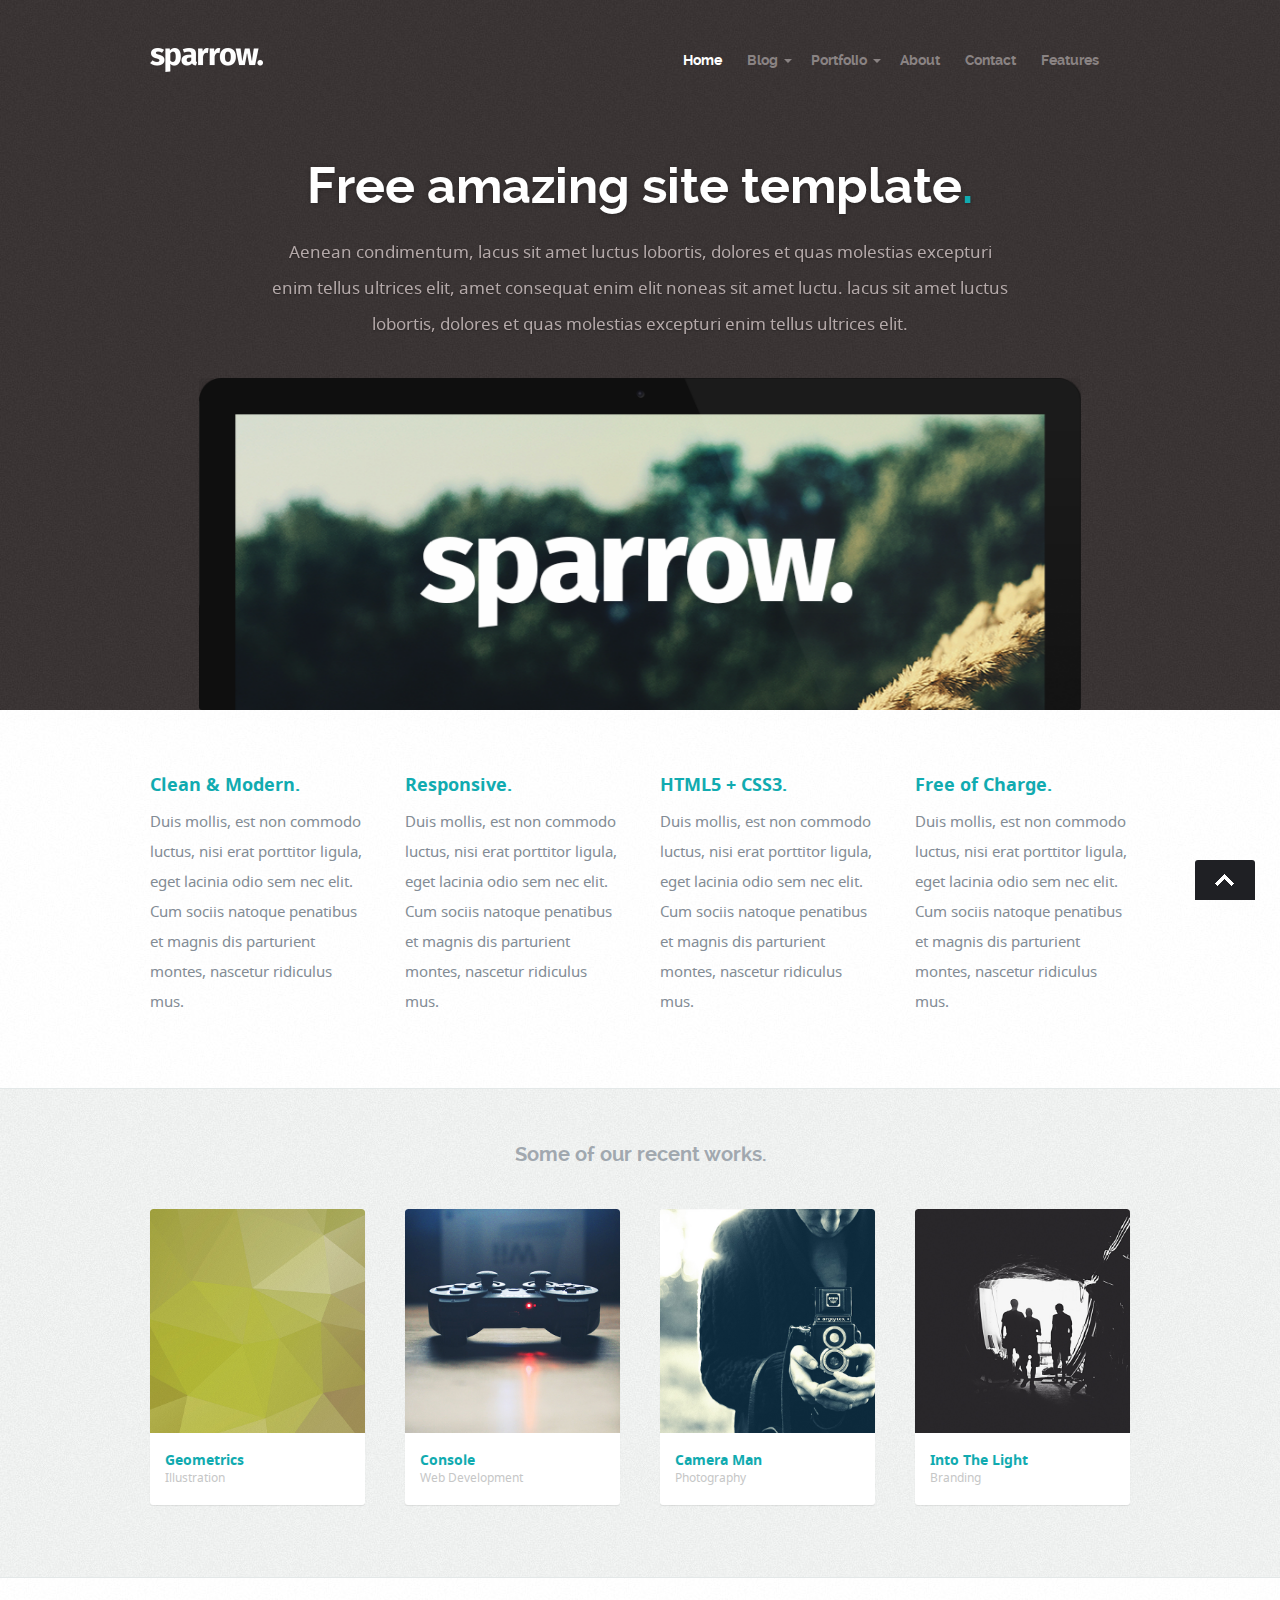
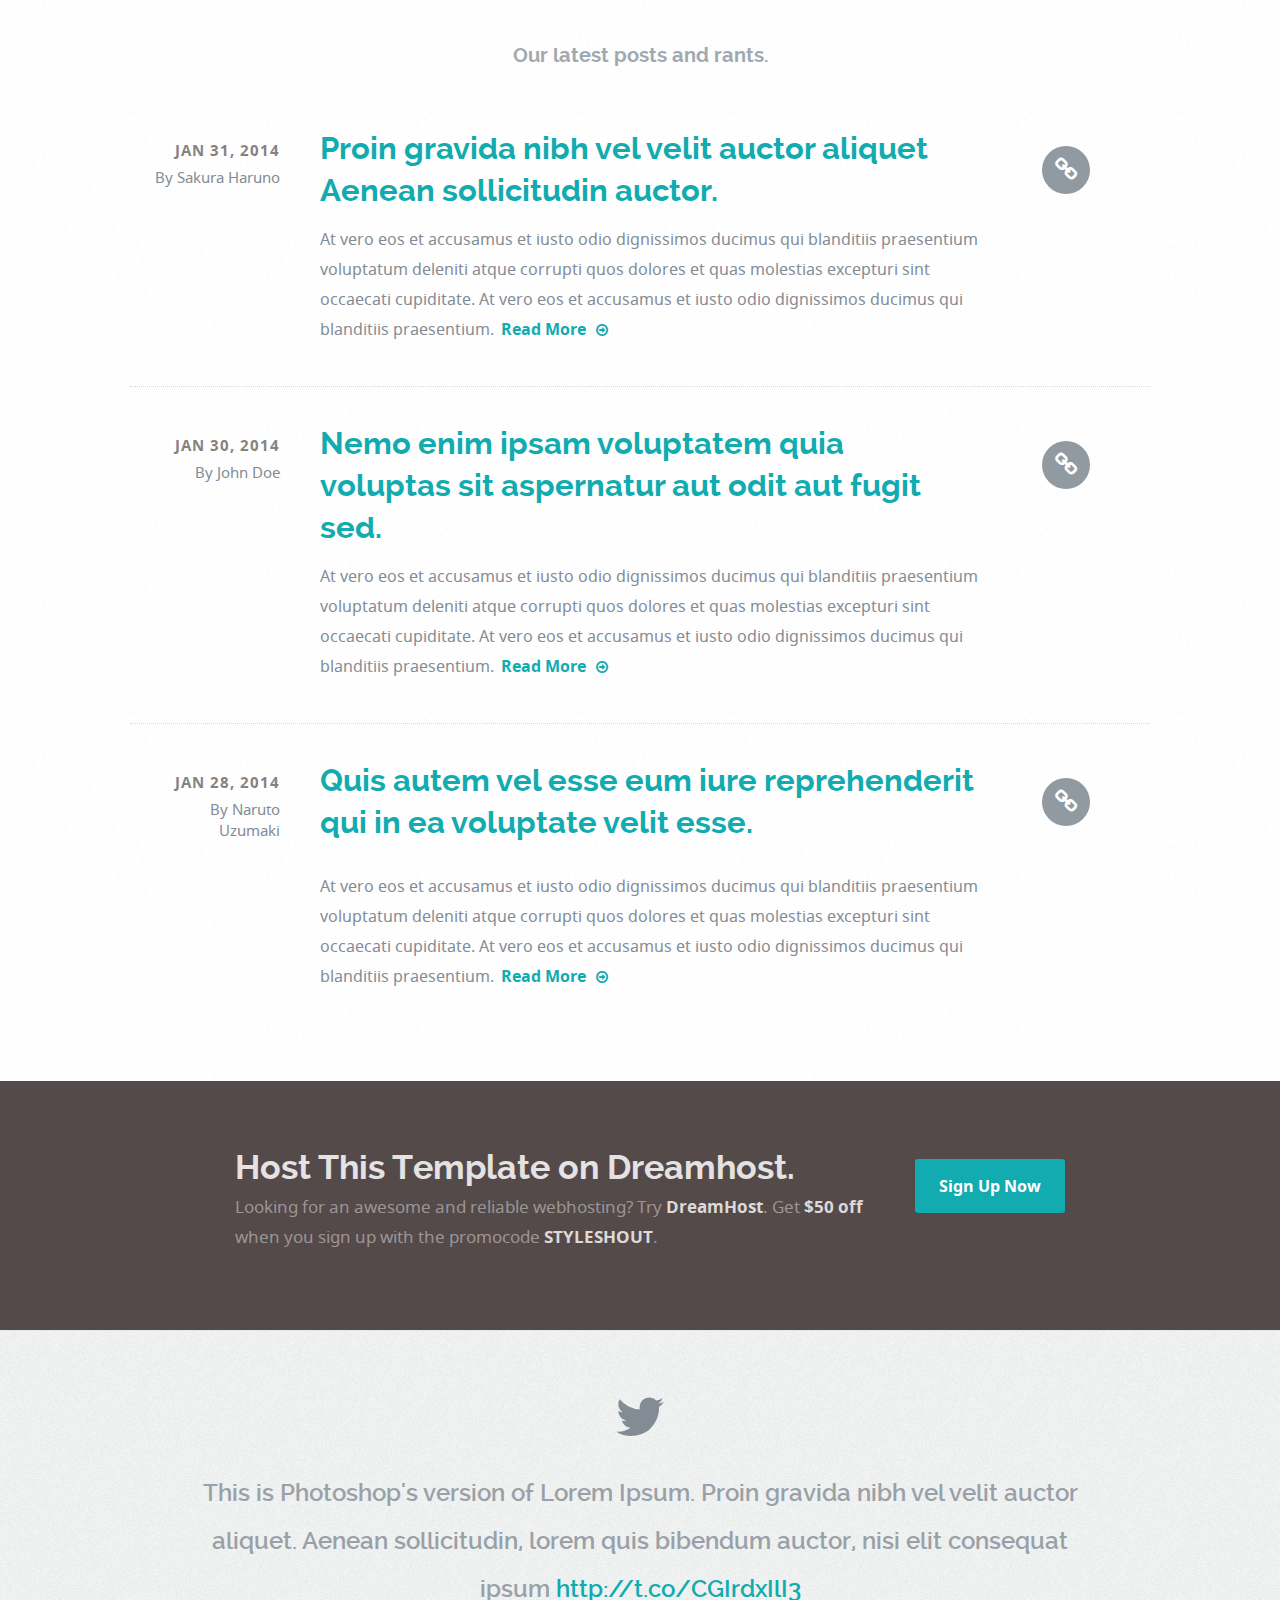
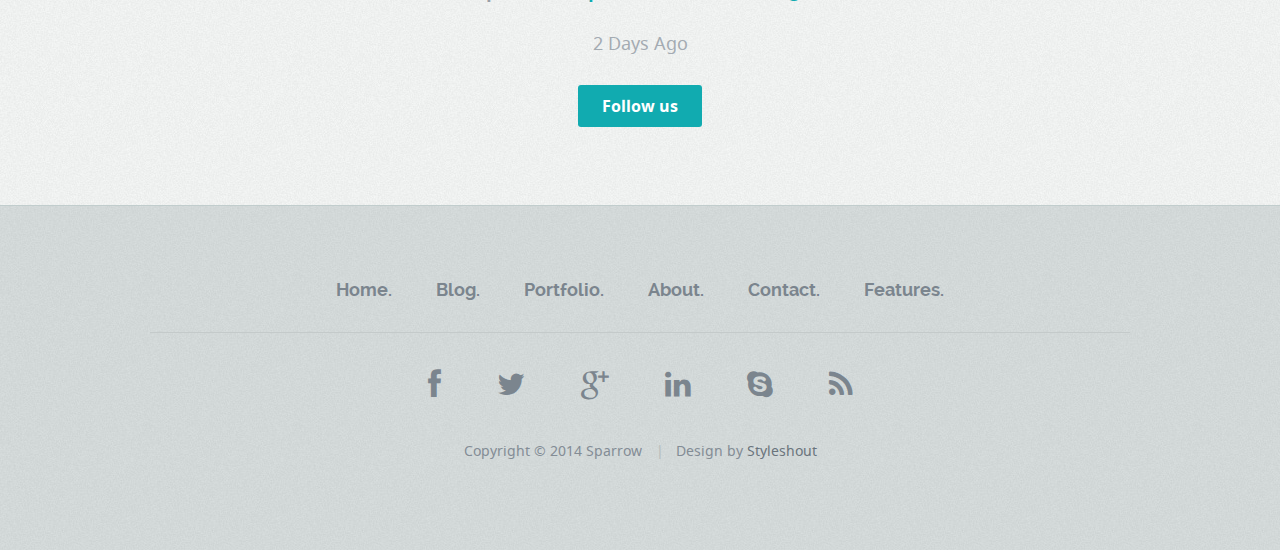
<file: Sparrow101/index.html>
<!DOCTYPE html>
<!--[if lt IE 8 ]><html class="no-js ie ie7" lang="en"> <![endif]-->
<!--[if IE 8 ]><html class="no-js ie ie8" lang="en"> <![endif]-->
<!--[if (gte IE 8)|!(IE)]><!--><html class="no-js" lang="en"> <!--<![endif]-->
<head>

   <!--- Basic Page Needs
   ================================================== -->
   <meta charset="utf-8">
	<title>Sparrow - Free Responsive HTML5/CSS3 Template</title>
	<meta name="description" content="">
	<meta name="author" content="">

   <!-- Mobile Specific Metas
   ================================================== -->
	<meta name="viewport" content="width=device-width, initial-scale=1, maximum-scale=1">

	<!-- CSS
    ================================================== -->
   <link rel="stylesheet" href="css/default.css">
	<link rel="stylesheet" href="css/layout.css">
   <link rel="stylesheet" href="css/media-queries.css">

   <!-- Script
   ================================================== -->
	<script src="js/modernizr.js"></script>

   <!-- Favicons
	================================================== -->
	<link rel="shortcut icon" href="favicon.ico" > 

</head>

<body>

   <!-- Header
   ================================================== -->
   <header>

      <div class="row">

         <div class="twelve columns">

            <div class="logo">
               <a href="index.html"><img alt="" src="images/logo.png"></a>
            </div>

            <nav id="nav-wrap">

               <a class="mobile-btn" href="#nav-wrap" title="Show navigation">Show navigation</a>
	            <a class="mobile-btn" href="#" title="Hide navigation">Hide navigation</a>

               <ul id="nav" class="nav">

	               <li class="current"><a href="index.htm">Home</a></li>
	               <li><span><a href="blog.html">Blog</a></span>
                     <ul>
                        <li><a href="blog.html">Blog Index</a></li>
                        <li><a href="single.html">Post</a></li>
                     </ul>
                  </li>
                  <li><span><a href="portfolio-index.html">Portfolio</a></span>
                     <ul>
                        <li><a href="portfolio-index.html">Portfolio Index</a></li>
                        <li><a href="portfolio.html">Portfolio Entry</a></li>
                     </ul>
                  </li>
	               <li><a href="about.html">About</a></li>
                  <li><a href="contact.html">Contact</a></li>
                  <li><a href="styles.html">Features</a></li>

               </ul> <!-- end #nav -->

            </nav> <!-- end #nav-wrap -->

         </div>

      </div>

   </header> <!-- Header End -->

   <!-- Intro Section
   ================================================== -->
   <section id="intro">

      <!-- Flexslider Start-->
	   <div id="intro-slider" class="flexslider">

		   <ul class="slides">

			   <!-- Slide -->
			   <li>
				   <div class="row">
					   <div class="twelve columns">
						   <div class="slider-text">
							   <h1>Free amazing site template<span>.</span></h1>
							   <p>Aenean condimentum, lacus sit amet luctus lobortis, dolores et quas molestias excepturi
                        enim tellus ultrices elit, amet consequat enim elit noneas sit amet luctu. lacus sit amet luctus lobortis, dolores et quas molestias excepturi
                        enim tellus ultrices elit.</p>
						   </div>
                     <div class="slider-image">
                        <img src="images/sliders/home-slider-image-01.png" alt="" />
                     </div>
					   </div>
				   </div>
			   </li>

            <!-- Slide -->
			   <li>
				   <div class="row">
					   <div class="twelve columns">
						   <div class="slider-text">
							   <h1>Responsive + HTML5 + CSS3<span>.</span></h1>
							   <p>At vero eos et accusamus et iusto odio dignissimos ducimus qui blanditiis praesentium voluptatum
                        deleniti eos et accusamus. amet consequat enim elit noneas sit amet luctu. lacus sit amet luctus lobortis.
                        Aenean condimentum, lacus sit amet luctus.</p>
						   </div>
                     <div class="slider-image">
                        <img src="images/sliders/home-slider-image-02.png" alt="" />
                     </div>
					   </div>
				   </div>
			   </li>

		   </ul>

	   </div> <!-- Flexslider End-->

   </section> <!-- Intro Section End-->

   <!-- Info Section
   ================================================== -->
   <section id="info">

      <div class="row">

         <div class="bgrid-quarters s-bgrid-halves">

           <div class="columns">
              <h2>Clean & Modern.</h2>

              <p>Duis mollis, est non commodo luctus, nisi erat porttitor ligula, eget lacinia odio sem nec elit.
              Cum sociis natoque penatibus et magnis dis parturient montes, nascetur ridiculus mus.
              </p>
           </div>

           <div class="columns">
              <h2>Responsive.</h2>

              <p>Duis mollis, est non commodo luctus, nisi erat porttitor ligula, eget lacinia odio sem nec elit.
              Cum sociis natoque penatibus et magnis dis parturient montes, nascetur ridiculus mus.
              </p>
           </div>

           <div class="columns s-first">
              <h2>HTML5 + CSS3.</h2>

              <p>Duis mollis, est non commodo luctus, nisi erat porttitor ligula, eget lacinia odio sem nec elit.
              Cum sociis natoque penatibus et magnis dis parturient montes, nascetur ridiculus mus.
              </p>
           </div>

           <div class="columns">
              <h2>Free of Charge.</h2>

              <p>Duis mollis, est non commodo luctus, nisi erat porttitor ligula, eget lacinia odio sem nec elit.
              Cum sociis natoque penatibus et magnis dis parturient montes, nascetur ridiculus mus.
              </p>
           </div>

           </div>

      </div>

   </section> <!-- Info Section End-->

   <!-- Works Section
   ================================================== -->
   <section id="works">

      <div class="row">

         <div class="twelve columns align-center">
            <h1>Some of our recent works.</h1>
         </div>

         <div id="portfolio-wrapper" class="bgrid-quarters s-bgrid-halves">

    		   <div class="columns portfolio-item">
               <div class="item-wrap">
    				   <a href="portfolio.html">
                     <img alt="" src="images/portfolio/geometrics.jpg">
                     <div class="overlay"></div>
                     <div class="link-icon"><i class="fa fa-link"></i></div>
                  </a>
    					<div class="portfolio-item-meta">
    					   <h5><a href="portfolio.html">Geometrics</a></h5>
                     <p>Illustration</p>
    					</div>
               </div>
    			</div>

            <div class="columns portfolio-item">
               <div class="item-wrap">
    				   <a href="portfolio.html">
                     <img alt="" src="images/portfolio/console.jpg">
                     <div class="overlay"></div>
                     <div class="link-icon"><i class="fa fa-link"></i></div>
                  </a>
    					<div class="portfolio-item-meta">
    					   <h5><a href="portfolio.html">Console</a></h5>
                     <p>Web Development</p>
    					</div>
               </div>
    			</div>

            <div class="columns portfolio-item s-first">
               <div class="item-wrap">
    				   <a href="portfolio.html">
                     <img alt="" src="images/portfolio/camera-man.jpg">
                     <div class="overlay"></div>
                     <div class="link-icon"><i class="fa fa-link"></i></div>
                  </a>
    					<div class="portfolio-item-meta">
    					   <h5><a href="portfolio.html">Camera Man</a></h5>
                     <p>Photography</p>
    					</div>
               </div>
    			</div>

            <div class="columns portfolio-item">
               <div class="item-wrap">
    				   <a href="portfolio.html">
                     <img alt="" src="images/portfolio/into-the-light.jpg">
                     <div class="overlay"></div>
                     <div class="link-icon"><i class="fa fa-link"></i></div>
                  </a>
    					<div class="portfolio-item-meta">
    					   <h5><a href="portfolio.html">Into The Light</a></h5>
                     <p>Branding</p>
    					</div>
               </div>
    			</div>

         </div>

      </div>

   </section> <!-- Works Section End-->

   <!-- Journal Section
   ================================================== -->
   <section id="journal">

      <div class="row">
         <div class="twelve columns align-center">
            <h1>Our latest posts and rants.</h1>
         </div>
      </div>

      <div class="blog-entries">

         <!-- Entry -->
         <article class="row entry">

            <div class="entry-header">

               <div class="permalink">
                  <a href="single.html"><i class="fa fa-link"></i></a>
               </div>

               <div class="ten columns entry-title pull-right">
                  <h3><a href="single.html">Proin gravida nibh vel velit auctor aliquet Aenean sollicitudin auctor.</a></h3>
               </div>

               <div class="two columns post-meta end">
                  <p>
                  <time datetime="2014-01-31" class="post-date" pubdate="">Jan 31, 2014</time>
                  <span class="dauthor">By Sakura Haruno</span>
                  </p>
               </div>

            </div>

            <div class="ten columns offset-2 post-content">
               <p>At vero eos et accusamus et iusto odio dignissimos ducimus qui blanditiis praesentium voluptatum
               deleniti atque corrupti quos dolores et quas molestias excepturi sint occaecati cupiditate.
               At vero eos et accusamus et iusto odio dignissimos ducimus qui blanditiis praesentium.
               <a class="more-link" href="single.html">Read More<i class="fa fa-arrow-circle-o-right"></i></a></p>
            </div>

         </article> <!-- Entry End -->

         <!-- Entry -->
         <article class="row entry">

            <div class="entry-header">

               <div class="permalink">
                  <a href="single.html"><i class="fa fa-link"></i></a>
               </div>

               <div class="ten columns entry-title pull-right">
                  <h3><a href="single.html">Nemo enim ipsam voluptatem quia voluptas sit aspernatur aut odit aut fugit sed.</a></h3>
               </div>

               <div class="two columns post-meta end">
                  <p>
                  <time datetime="2014-01-29" class="post-date" pubdate="">Jan 30, 2014</time>
                  <span class="dauthor">By John Doe</span>
                  </p>
               </div>

            </div>

            <div class="ten columns offset-2 post-content">
               <p>At vero eos et accusamus et iusto odio dignissimos ducimus qui blanditiis praesentium voluptatum
               deleniti atque corrupti quos dolores et quas molestias excepturi sint occaecati cupiditate.
               At vero eos et accusamus et iusto odio dignissimos ducimus qui blanditiis praesentium.
               <a class="more-link" href="single.html">Read More<i class="fa fa-arrow-circle-o-right"></i></a></p>
            </div>

         </article> <!-- Entry End -->

         <!-- Entry -->
         <article class="row entry">

            <div class="entry-header">

               <div class="permalink">
                  <a href="single.html"><i class="fa fa-link"></i></a>
               </div>

               <div class="ten columns entry-title pull-right">
                  <h3><a href="blog-single.html">Quis autem vel esse eum iure reprehenderit qui in ea voluptate velit esse.</a></h3>
               </div>

               <div class="two columns post-meta end">
                  <p>
                  <time datetime="2014-01-28" class="post-date" pubdate="">Jan 28, 2014</time>
                  <span class="dauthor">By Naruto Uzumaki</span>
                  </p>
               </div>

            </div>

            <div class="ten columns offset-2 post-content">
               <p>At vero eos et accusamus et iusto odio dignissimos ducimus qui blanditiis praesentium voluptatum
               deleniti atque corrupti quos dolores et quas molestias excepturi sint occaecati cupiditate.
               At vero eos et accusamus et iusto odio dignissimos ducimus qui blanditiis praesentium.
               <a class="more-link" href="single.html">Read More<i class="fa fa-arrow-circle-o-right"></i></a></p>
            </div>

         </article> <!-- Entry End -->

      </div> <!-- Entries End -->

   </section> <!-- Journal Section End-->

   <!-- Call-To-Action Section
   ================================================== -->
   <section id="call-to-action">

      <div class="row">

         <div class="eight columns offset-1">

            <h1><a href="http://www.dreamhost.com/r.cgi?287326|STYLESHOUT">Host This Template on Dreamhost.</a></h1>
            <p>Looking for an awesome and reliable webhosting? Try <a href="http://www.dreamhost.com/r.cgi?287326|STYLESHOUT"><span>DreamHost</span></a>.
					Get <span>$50 off</span> when you sign up with the promocode <span>STYLESHOUT</span>. 
					<!-- Simply type	the promocode in the box labeled “Promo Code” when placing your order. --></p>

         </div>

         <div class="three columns action">

            <a href="http://www.dreamhost.com/r.cgi?287326|STYLESHOUT" class="button">Sign Up Now</a>

         </div>

      </div>

   </section> <!-- Call-To-Action Section End-->

   <!-- Tweets Section
   ================================================== -->
   <section id="tweets">

      <div class="row">

         <div class="tweeter-icon align-center">
            <i class="fa fa-twitter"></i>
         </div>

         <ul id="twitter" class="align-center">
            <li>
               <span>
               This is Photoshop's version  of Lorem Ipsum. Proin gravida nibh vel velit auctor aliquet.
               Aenean sollicitudin, lorem quis bibendum auctor, nisi elit consequat ipsum
               <a href="#">http://t.co/CGIrdxIlI3</a>
               </span>
               <b><a href="#">2 Days Ago</a></b>
            </li>
            <!--
            <li>
               <span>
               This is Photoshop's version  of Lorem Ipsum. Proin gravida nibh vel velit auctor aliquet.
               Aenean sollicitudin, lorem quis bibendum auctor, nisi elit consequat ipsum
               <a href="#">http://t.co/CGIrdxIlI3</a>
               </span>
               <b><a href="#">3 Days Ago</a></b>
            </li>
            -->
         </ul>

         <p class="align-center"><a href="#" class="button">Follow us</a></p>

      </div>

   </section> <!-- Tweet Section End-->



   <!-- footer
   ================================================== -->
   <footer>

      <div class="row">

         <div class="twelve columns">

            <ul class="footer-nav">
					<li><a href="#">Home.</a></li>
              	<li><a href="#">Blog.</a></li>
              	<li><a href="#">Portfolio.</a></li>
              	<li><a href="#">About.</a></li>
              	<li><a href="#">Contact.</a></li>
               <li><a href="#">Features.</a></li>
			   </ul>

            <ul class="footer-social">
               <li><a href="#"><i class="fa fa-facebook"></i></a></li>
               <li><a href="#"><i class="fa fa-twitter"></i></a></li>
               <li><a href="#"><i class="fa fa-google-plus"></i></a></li>
               <li><a href="#"><i class="fa fa-linkedin"></i></a></li>
               <li><a href="#"><i class="fa fa-skype"></i></a></li>
               <li><a href="#"><i class="fa fa-rss"></i></a></li>
            </ul>

            <ul class="copyright">
               <li>Copyright &copy; 2014 Sparrow</li> 
               <li>Design by <a href="http://www.styleshout.com/">Styleshout</a></li>               
            </ul>

         </div>

         <div id="go-top" style="display: block;"><a title="Back to Top" href="#">Go To Top</a></div>

      </div>

   </footer> <!-- Footer End-->

   <!-- Java Script
   ================================================== -->
   <script src="http://ajax.googleapis.com/ajax/libs/jquery/1.10.2/jquery.min.js"></script>
   <script>window.jQuery || document.write('<script src="js/jquery-1.10.2.min.js"><\/script>')</script>
   <script type="text/javascript" src="js/jquery-migrate-1.2.1.min.js"></script>

   <script src="js/jquery.flexslider.js"></script>
   <script src="js/doubletaptogo.js"></script>
   <script src="js/init.js"></script>

</body>

</html>
</file>
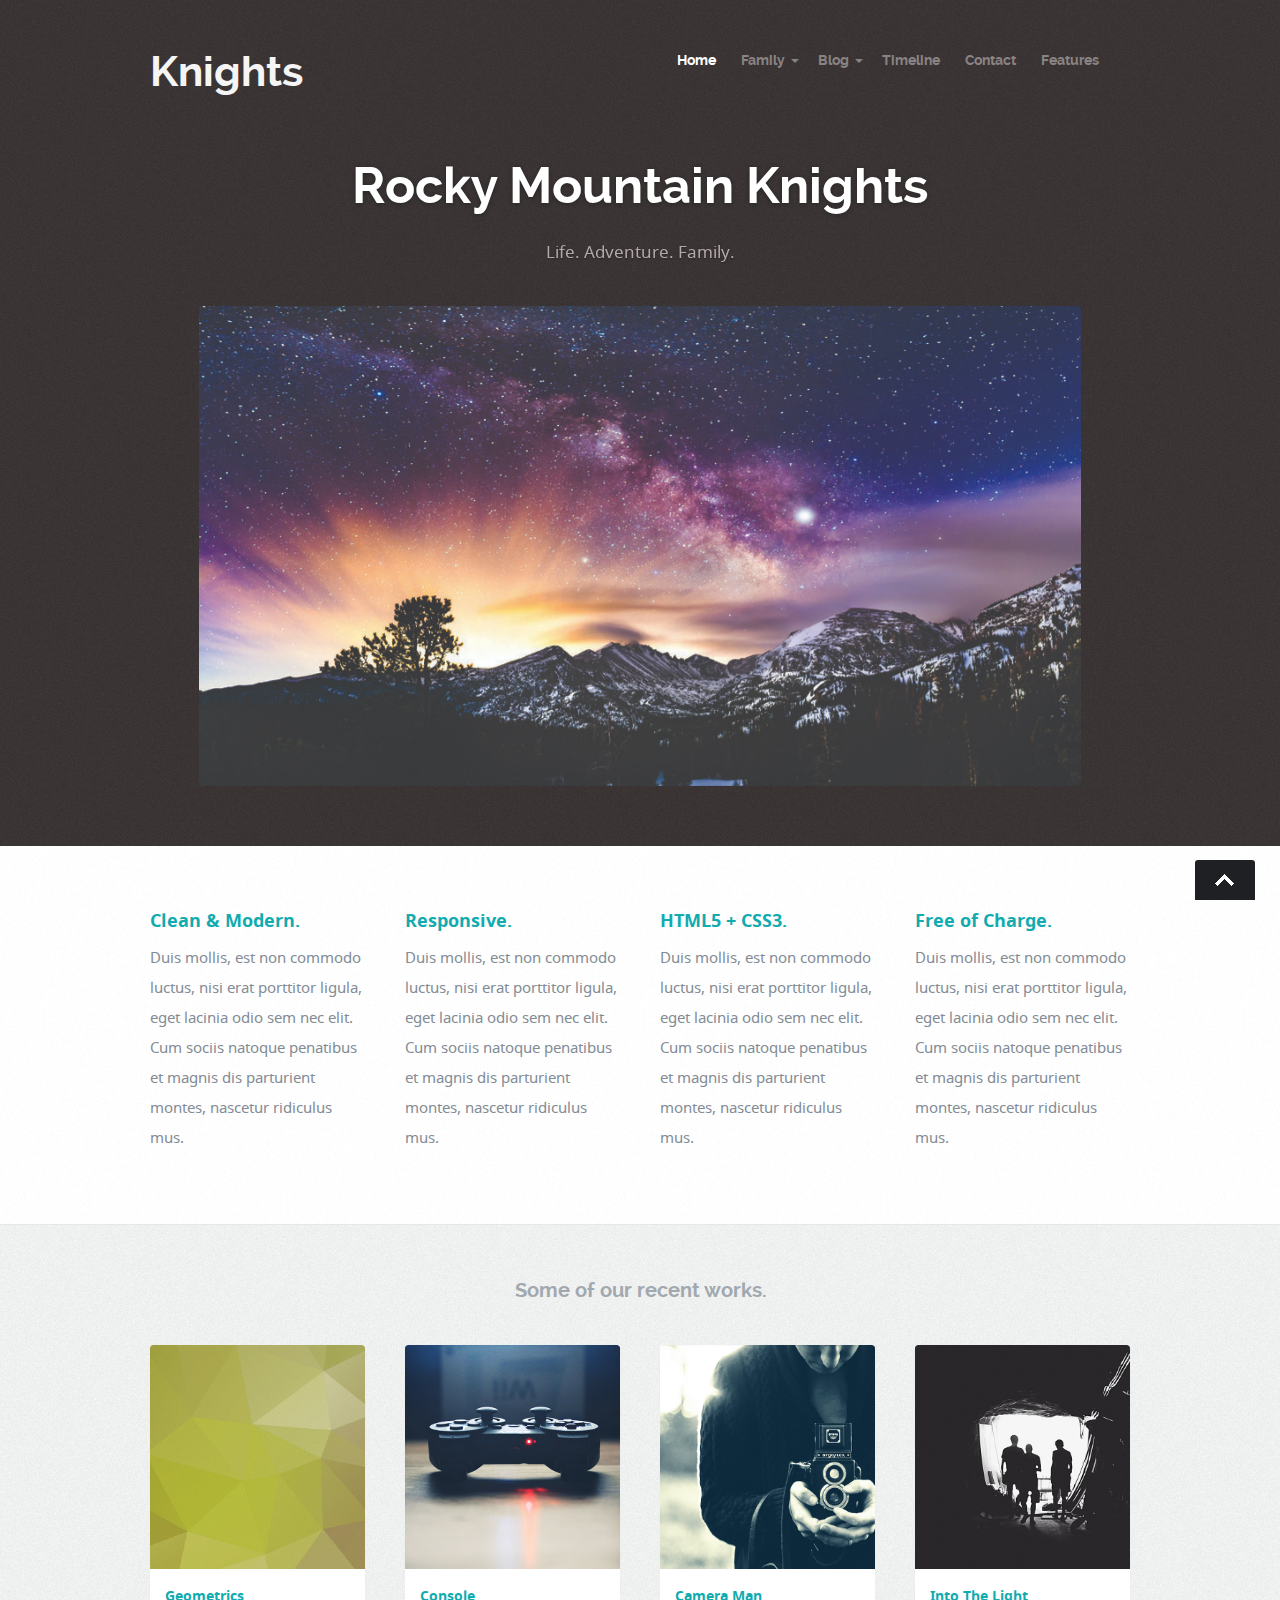
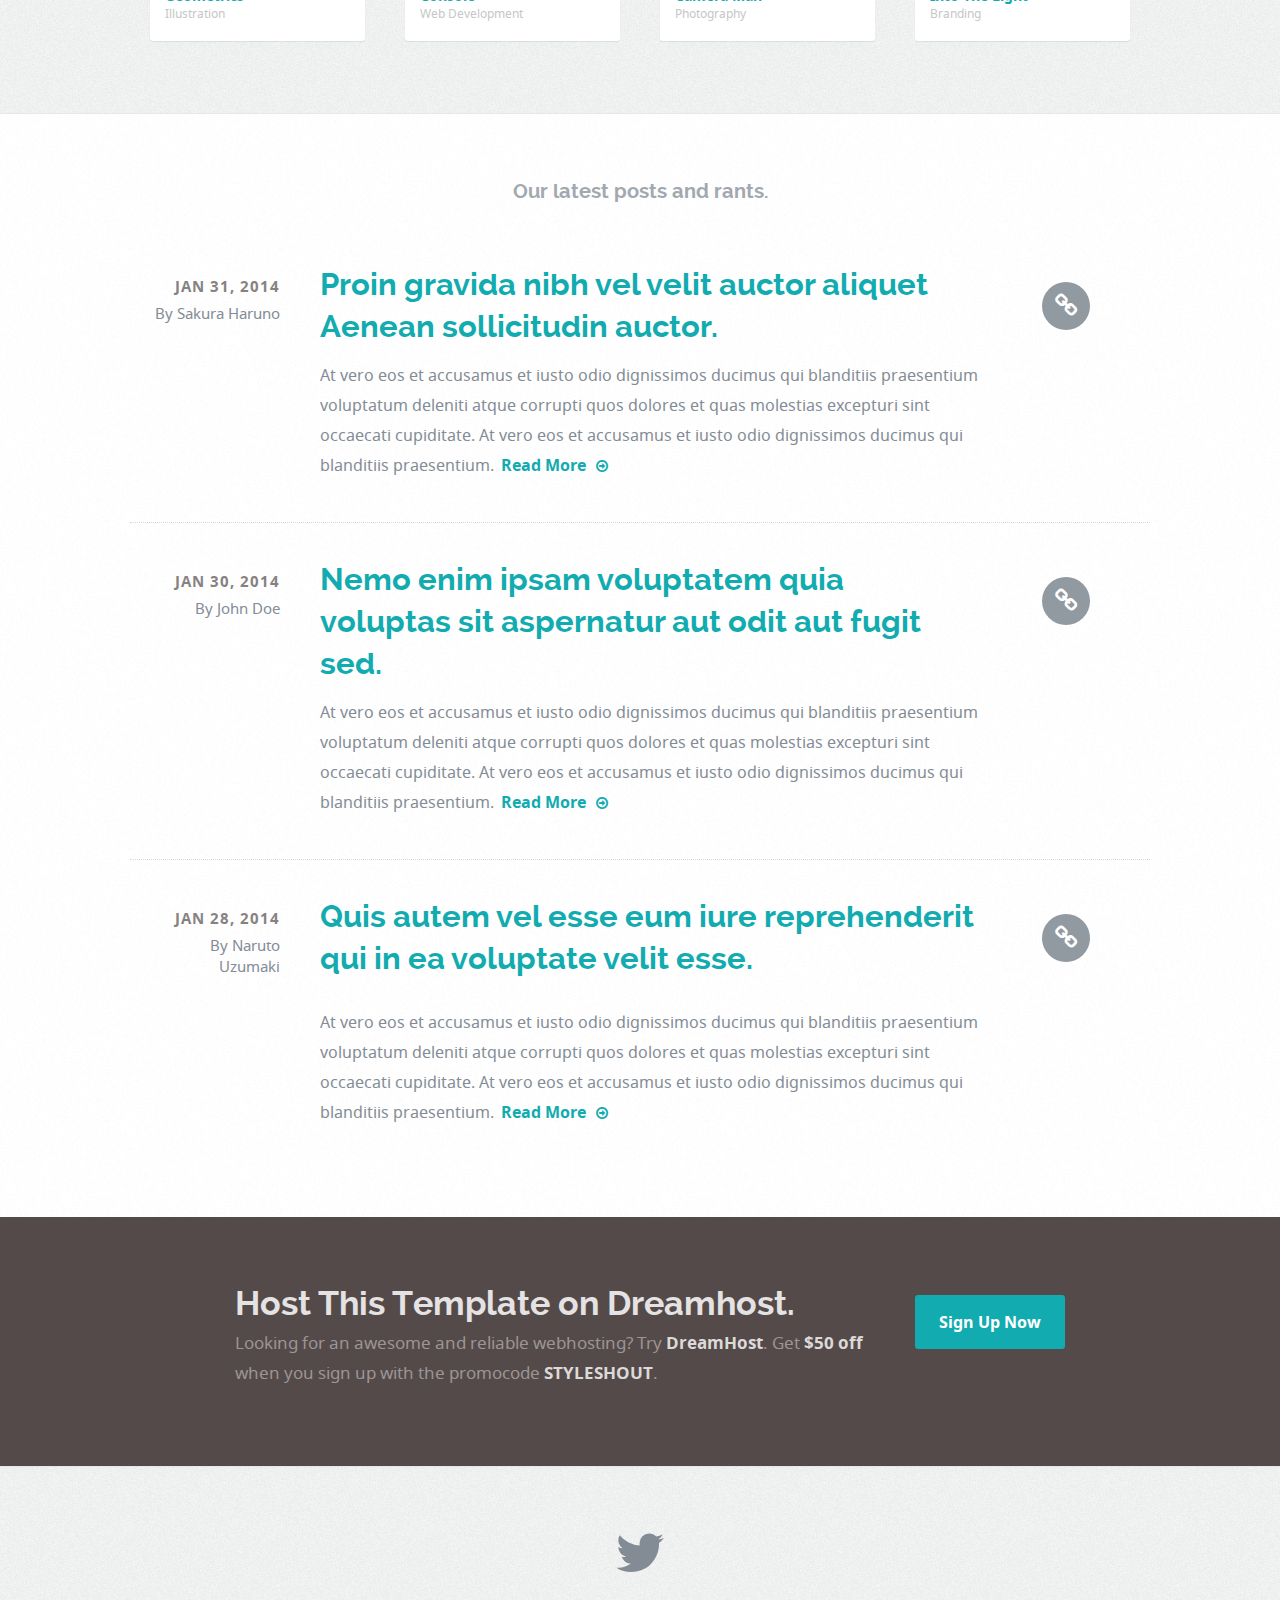
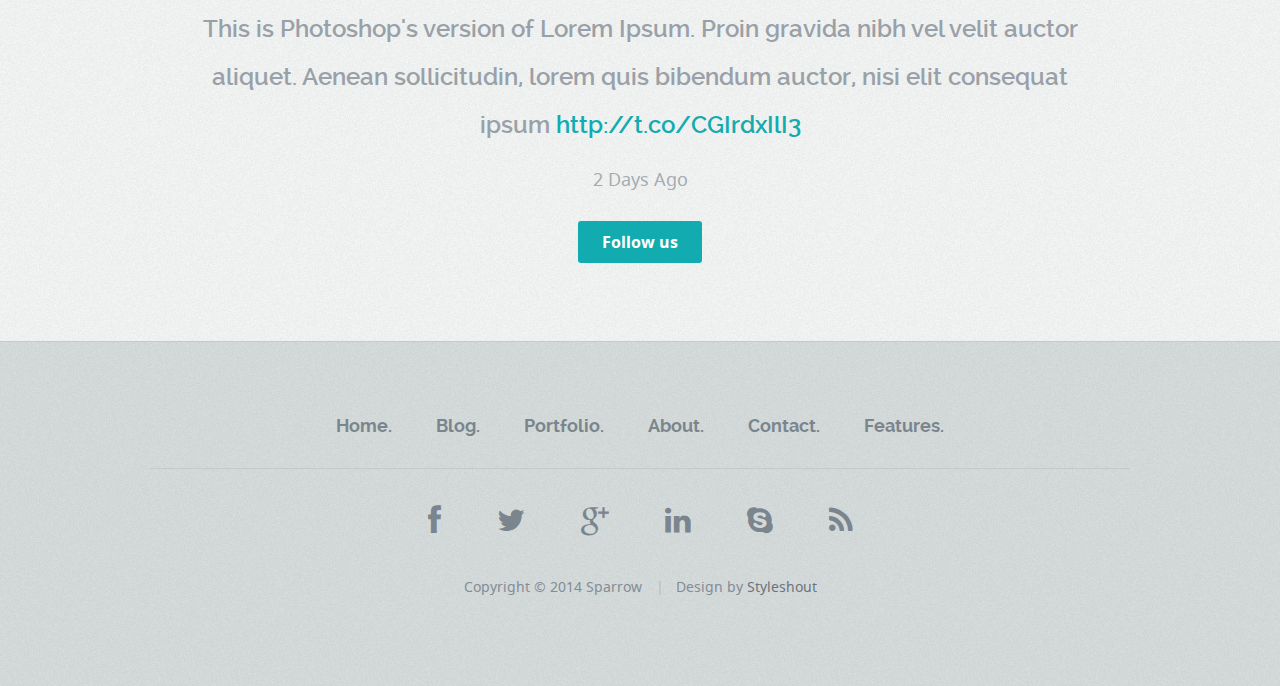
<file: www/index.html>
<!DOCTYPE html>
<!--[if lt IE 8 ]><html class="no-js ie ie7" lang="en"> <![endif]-->
<!--[if IE 8 ]><html class="no-js ie ie8" lang="en"> <![endif]-->
<!--[if (gte IE 8)|!(IE)]><!--><html class="no-js" lang="en"> <!--<![endif]-->
<head>

   <!--- Basic Page Needs
   ================================================== -->
   <meta charset="utf-8">
	<title>Knight - Home</title>
	<meta name="description" content="">
	<meta name="author" content="">

   <!-- Mobile Specific Metas
   ================================================== -->
	<meta name="viewport" content="width=device-width, initial-scale=1, maximum-scale=1">

	<!-- CSS
    ================================================== -->
   <link rel="stylesheet" href="css/default.css">
	<link rel="stylesheet" href="css/layout.css">
   <link rel="stylesheet" href="css/media-queries.css">

   <!-- Script
   ================================================== -->
	<script src="js/modernizr.js"></script>

   <!-- Favicons
	================================================== -->
	<link rel="shortcut icon" href="favicon.ico" > 

</head>

<body>

   <!-- Header
   ================================================== -->
   <header>

      <div class="row">

         <div class="twelve columns">

            <div class="logo">
               <a href="index.html"><h1><span style="color:whitesmoke">Knights</span></h1></a>
            </div>

            <nav id="nav-wrap">

               <a class="mobile-btn" href="#nav-wrap" title="Show navigation">Show navigation</a>
	            <a class="mobile-btn" href="#" title="Hide navigation">Hide navigation</a>

               <ul id="nav" class="nav">

	               <li class="current"><a href="index.htm">Home</a></li>
                  <li><span><a href="portfolio-index.html">Family</a></span>
                     <ul>
                        <li><a href="portfolio-index.html">Adventure</a></li>
                        <li><a href="portfolio.html">Journey</a></li>
                     </ul>
                  </li>
                  <li><span><a href="blog.html">Blog</a></span>
                     <ul>
                        <li><a href="blog.html">Blog Index</a></li>
                        <li><a href="single.html">Post</a></li>
                     </ul>
                  </li>
	               <li><a href="about.html">Timeline</a></li>
                  <li><a href="contact.html">Contact</a></li>
                  <li><a href="styles.html">Features</a></li>

               </ul> <!-- end #nav -->

            </nav> <!-- end #nav-wrap -->

         </div>

      </div>

   </header> <!-- Header End -->

   <!-- Intro Section
   ================================================== -->
   <section id="intro">

      <!-- Flexslider Start-->
	   <div id="intro-slider" class="flexslider">

		   <ul class="slides">

			   <!-- Slide -->
			   <li>
				   <div class="row">
					   <div class="twelve columns">
						   <div class="slider-text">
							   <h1>Rocky Mountain Knights<span></span></h1>
							   <p>Life. Adventure. Family.
                        </p>
						   </div>
                     <div class="slider-image">
                        <img src="images/sliders/rocky_mountain_knights1.jpg" alt="" />
                     </div>
					   </div>
				   </div>
			   </li>

            <!-- Slide -->
			   <li>
				   <div class="row">
					   <div class="twelve columns">
						   <div class="slider-text">
							   <h1>Responsive + HTML5 + CSS3<span>.</span></h1>
							   <p>At vero eos et accusamus et iusto odio dignissimos ducimus qui blanditiis praesentium voluptatum
                        deleniti eos et accusamus. amet consequat enim elit noneas sit amet luctu. lacus sit amet luctus lobortis.
                        Aenean condimentum, lacus sit amet luctus.</p>
						   </div>
                     <div class="slider-image">
                        <img src="images/sliders/home-slider-image-02.png" alt="" />
                     </div>
					   </div>
				   </div>
			   </li>

		   </ul>

	   </div> <!-- Flexslider End-->

   </section> <!-- Intro Section End-->

   <!-- Info Section
   ================================================== -->
   <section id="info">

      <div class="row">

         <div class="bgrid-quarters s-bgrid-halves">

           <div class="columns">
              <h2>Clean & Modern.</h2>

              <p>Duis mollis, est non commodo luctus, nisi erat porttitor ligula, eget lacinia odio sem nec elit.
              Cum sociis natoque penatibus et magnis dis parturient montes, nascetur ridiculus mus.
              </p>
           </div>

           <div class="columns">
              <h2>Responsive.</h2>

              <p>Duis mollis, est non commodo luctus, nisi erat porttitor ligula, eget lacinia odio sem nec elit.
              Cum sociis natoque penatibus et magnis dis parturient montes, nascetur ridiculus mus.
              </p>
           </div>

           <div class="columns s-first">
              <h2>HTML5 + CSS3.</h2>

              <p>Duis mollis, est non commodo luctus, nisi erat porttitor ligula, eget lacinia odio sem nec elit.
              Cum sociis natoque penatibus et magnis dis parturient montes, nascetur ridiculus mus.
              </p>
           </div>

           <div class="columns">
              <h2>Free of Charge.</h2>

              <p>Duis mollis, est non commodo luctus, nisi erat porttitor ligula, eget lacinia odio sem nec elit.
              Cum sociis natoque penatibus et magnis dis parturient montes, nascetur ridiculus mus.
              </p>
           </div>

           </div>

      </div>

   </section> <!-- Info Section End-->

   <!-- Works Section
   ================================================== -->
   <section id="works">

      <div class="row">

         <div class="twelve columns align-center">
            <h1>Some of our recent works.</h1>
         </div>

         <div id="portfolio-wrapper" class="bgrid-quarters s-bgrid-halves">

    		   <div class="columns portfolio-item">
               <div class="item-wrap">
    				   <a href="portfolio.html">
                     <img alt="" src="images/portfolio/geometrics.jpg">
                     <div class="overlay"></div>
                     <div class="link-icon"><i class="fa fa-link"></i></div>
                  </a>
    					<div class="portfolio-item-meta">
    					   <h5><a href="portfolio.html">Geometrics</a></h5>
                     <p>Illustration</p>
    					</div>
               </div>
    			</div>

            <div class="columns portfolio-item">
               <div class="item-wrap">
    				   <a href="portfolio.html">
                     <img alt="" src="images/portfolio/console.jpg">
                     <div class="overlay"></div>
                     <div class="link-icon"><i class="fa fa-link"></i></div>
                  </a>
    					<div class="portfolio-item-meta">
    					   <h5><a href="portfolio.html">Console</a></h5>
                     <p>Web Development</p>
    					</div>
               </div>
    			</div>

            <div class="columns portfolio-item s-first">
               <div class="item-wrap">
    				   <a href="portfolio.html">
                     <img alt="" src="images/portfolio/camera-man.jpg">
                     <div class="overlay"></div>
                     <div class="link-icon"><i class="fa fa-link"></i></div>
                  </a>
    					<div class="portfolio-item-meta">
    					   <h5><a href="portfolio.html">Camera Man</a></h5>
                     <p>Photography</p>
    					</div>
               </div>
    			</div>

            <div class="columns portfolio-item">
               <div class="item-wrap">
    				   <a href="portfolio.html">
                     <img alt="" src="images/portfolio/into-the-light.jpg">
                     <div class="overlay"></div>
                     <div class="link-icon"><i class="fa fa-link"></i></div>
                  </a>
    					<div class="portfolio-item-meta">
    					   <h5><a href="portfolio.html">Into The Light</a></h5>
                     <p>Branding</p>
    					</div>
               </div>
    			</div>

         </div>

      </div>

   </section> <!-- Works Section End-->

   <!-- Journal Section
   ================================================== -->
   <section id="journal">

      <div class="row">
         <div class="twelve columns align-center">
            <h1>Our latest posts and rants.</h1>
         </div>
      </div>

      <div class="blog-entries">

         <!-- Entry -->
         <article class="row entry">

            <div class="entry-header">

               <div class="permalink">
                  <a href="single.html"><i class="fa fa-link"></i></a>
               </div>

               <div class="ten columns entry-title pull-right">
                  <h3><a href="single.html">Proin gravida nibh vel velit auctor aliquet Aenean sollicitudin auctor.</a></h3>
               </div>

               <div class="two columns post-meta end">
                  <p>
                  <time datetime="2014-01-31" class="post-date" pubdate="">Jan 31, 2014</time>
                  <span class="dauthor">By Sakura Haruno</span>
                  </p>
               </div>

            </div>

            <div class="ten columns offset-2 post-content">
               <p>At vero eos et accusamus et iusto odio dignissimos ducimus qui blanditiis praesentium voluptatum
               deleniti atque corrupti quos dolores et quas molestias excepturi sint occaecati cupiditate.
               At vero eos et accusamus et iusto odio dignissimos ducimus qui blanditiis praesentium.
               <a class="more-link" href="single.html">Read More<i class="fa fa-arrow-circle-o-right"></i></a></p>
            </div>

         </article> <!-- Entry End -->

         <!-- Entry -->
         <article class="row entry">

            <div class="entry-header">

               <div class="permalink">
                  <a href="single.html"><i class="fa fa-link"></i></a>
               </div>

               <div class="ten columns entry-title pull-right">
                  <h3><a href="single.html">Nemo enim ipsam voluptatem quia voluptas sit aspernatur aut odit aut fugit sed.</a></h3>
               </div>

               <div class="two columns post-meta end">
                  <p>
                  <time datetime="2014-01-29" class="post-date" pubdate="">Jan 30, 2014</time>
                  <span class="dauthor">By John Doe</span>
                  </p>
               </div>

            </div>

            <div class="ten columns offset-2 post-content">
               <p>At vero eos et accusamus et iusto odio dignissimos ducimus qui blanditiis praesentium voluptatum
               deleniti atque corrupti quos dolores et quas molestias excepturi sint occaecati cupiditate.
               At vero eos et accusamus et iusto odio dignissimos ducimus qui blanditiis praesentium.
               <a class="more-link" href="single.html">Read More<i class="fa fa-arrow-circle-o-right"></i></a></p>
            </div>

         </article> <!-- Entry End -->

         <!-- Entry -->
         <article class="row entry">

            <div class="entry-header">

               <div class="permalink">
                  <a href="single.html"><i class="fa fa-link"></i></a>
               </div>

               <div class="ten columns entry-title pull-right">
                  <h3><a href="blog-single.html">Quis autem vel esse eum iure reprehenderit qui in ea voluptate velit esse.</a></h3>
               </div>

               <div class="two columns post-meta end">
                  <p>
                  <time datetime="2014-01-28" class="post-date" pubdate="">Jan 28, 2014</time>
                  <span class="dauthor">By Naruto Uzumaki</span>
                  </p>
               </div>

            </div>

            <div class="ten columns offset-2 post-content">
               <p>At vero eos et accusamus et iusto odio dignissimos ducimus qui blanditiis praesentium voluptatum
               deleniti atque corrupti quos dolores et quas molestias excepturi sint occaecati cupiditate.
               At vero eos et accusamus et iusto odio dignissimos ducimus qui blanditiis praesentium.
               <a class="more-link" href="single.html">Read More<i class="fa fa-arrow-circle-o-right"></i></a></p>
            </div>

         </article> <!-- Entry End -->

      </div> <!-- Entries End -->

   </section> <!-- Journal Section End-->

   <!-- Call-To-Action Section
   ================================================== -->
   <section id="call-to-action">

      <div class="row">

         <div class="eight columns offset-1">

            <h1><a href="http://www.dreamhost.com/r.cgi?287326|STYLESHOUT">Host This Template on Dreamhost.</a></h1>
            <p>Looking for an awesome and reliable webhosting? Try <a href="http://www.dreamhost.com/r.cgi?287326|STYLESHOUT"><span>DreamHost</span></a>.
					Get <span>$50 off</span> when you sign up with the promocode <span>STYLESHOUT</span>. 
					<!-- Simply type	the promocode in the box labeled “Promo Code” when placing your order. --></p>

         </div>

         <div class="three columns action">

            <a href="http://www.dreamhost.com/r.cgi?287326|STYLESHOUT" class="button">Sign Up Now</a>

         </div>

      </div>

   </section> <!-- Call-To-Action Section End-->

   <!-- Tweets Section
   ================================================== -->
   <section id="tweets">

      <div class="row">

         <div class="tweeter-icon align-center">
            <i class="fa fa-twitter"></i>
         </div>

         <ul id="twitter" class="align-center">
            <li>
               <span>
               This is Photoshop's version  of Lorem Ipsum. Proin gravida nibh vel velit auctor aliquet.
               Aenean sollicitudin, lorem quis bibendum auctor, nisi elit consequat ipsum
               <a href="#">http://t.co/CGIrdxIlI3</a>
               </span>
               <b><a href="#">2 Days Ago</a></b>
            </li>
            <!--
            <li>
               <span>
               This is Photoshop's version  of Lorem Ipsum. Proin gravida nibh vel velit auctor aliquet.
               Aenean sollicitudin, lorem quis bibendum auctor, nisi elit consequat ipsum
               <a href="#">http://t.co/CGIrdxIlI3</a>
               </span>
               <b><a href="#">3 Days Ago</a></b>
            </li>
            -->
         </ul>

         <p class="align-center"><a href="#" class="button">Follow us</a></p>

      </div>

   </section> <!-- Tweet Section End-->



   <!-- footer
   ================================================== -->
   <footer>

      <div class="row">

         <div class="twelve columns">

            <ul class="footer-nav">
					<li><a href="#">Home.</a></li>
              	<li><a href="#">Blog.</a></li>
              	<li><a href="#">Portfolio.</a></li>
              	<li><a href="#">About.</a></li>
              	<li><a href="#">Contact.</a></li>
               <li><a href="#">Features.</a></li>
			   </ul>

            <ul class="footer-social">
               <li><a href="#"><i class="fa fa-facebook"></i></a></li>
               <li><a href="#"><i class="fa fa-twitter"></i></a></li>
               <li><a href="#"><i class="fa fa-google-plus"></i></a></li>
               <li><a href="#"><i class="fa fa-linkedin"></i></a></li>
               <li><a href="#"><i class="fa fa-skype"></i></a></li>
               <li><a href="#"><i class="fa fa-rss"></i></a></li>
            </ul>

            <ul class="copyright">
               <li>Copyright &copy; 2014 Sparrow</li> 
               <li>Design by <a href="http://www.styleshout.com/">Styleshout</a></li>               
            </ul>

         </div>

         <div id="go-top" style="display: block;"><a title="Back to Top" href="#">Go To Top</a></div>

      </div>

   </footer> <!-- Footer End-->

   <!-- Java Script
   ================================================== -->
   <script src="http://ajax.googleapis.com/ajax/libs/jquery/1.10.2/jquery.min.js"></script>
   <script>window.jQuery || document.write('<script src="js/jquery-1.10.2.min.js"><\/script>')</script>
   <script type="text/javascript" src="js/jquery-migrate-1.2.1.min.js"></script>

   <script src="js/jquery.flexslider.js"></script>
   <script src="js/doubletaptogo.js"></script>
   <script src="js/init.js"></script>

</body>

</html>
</file>
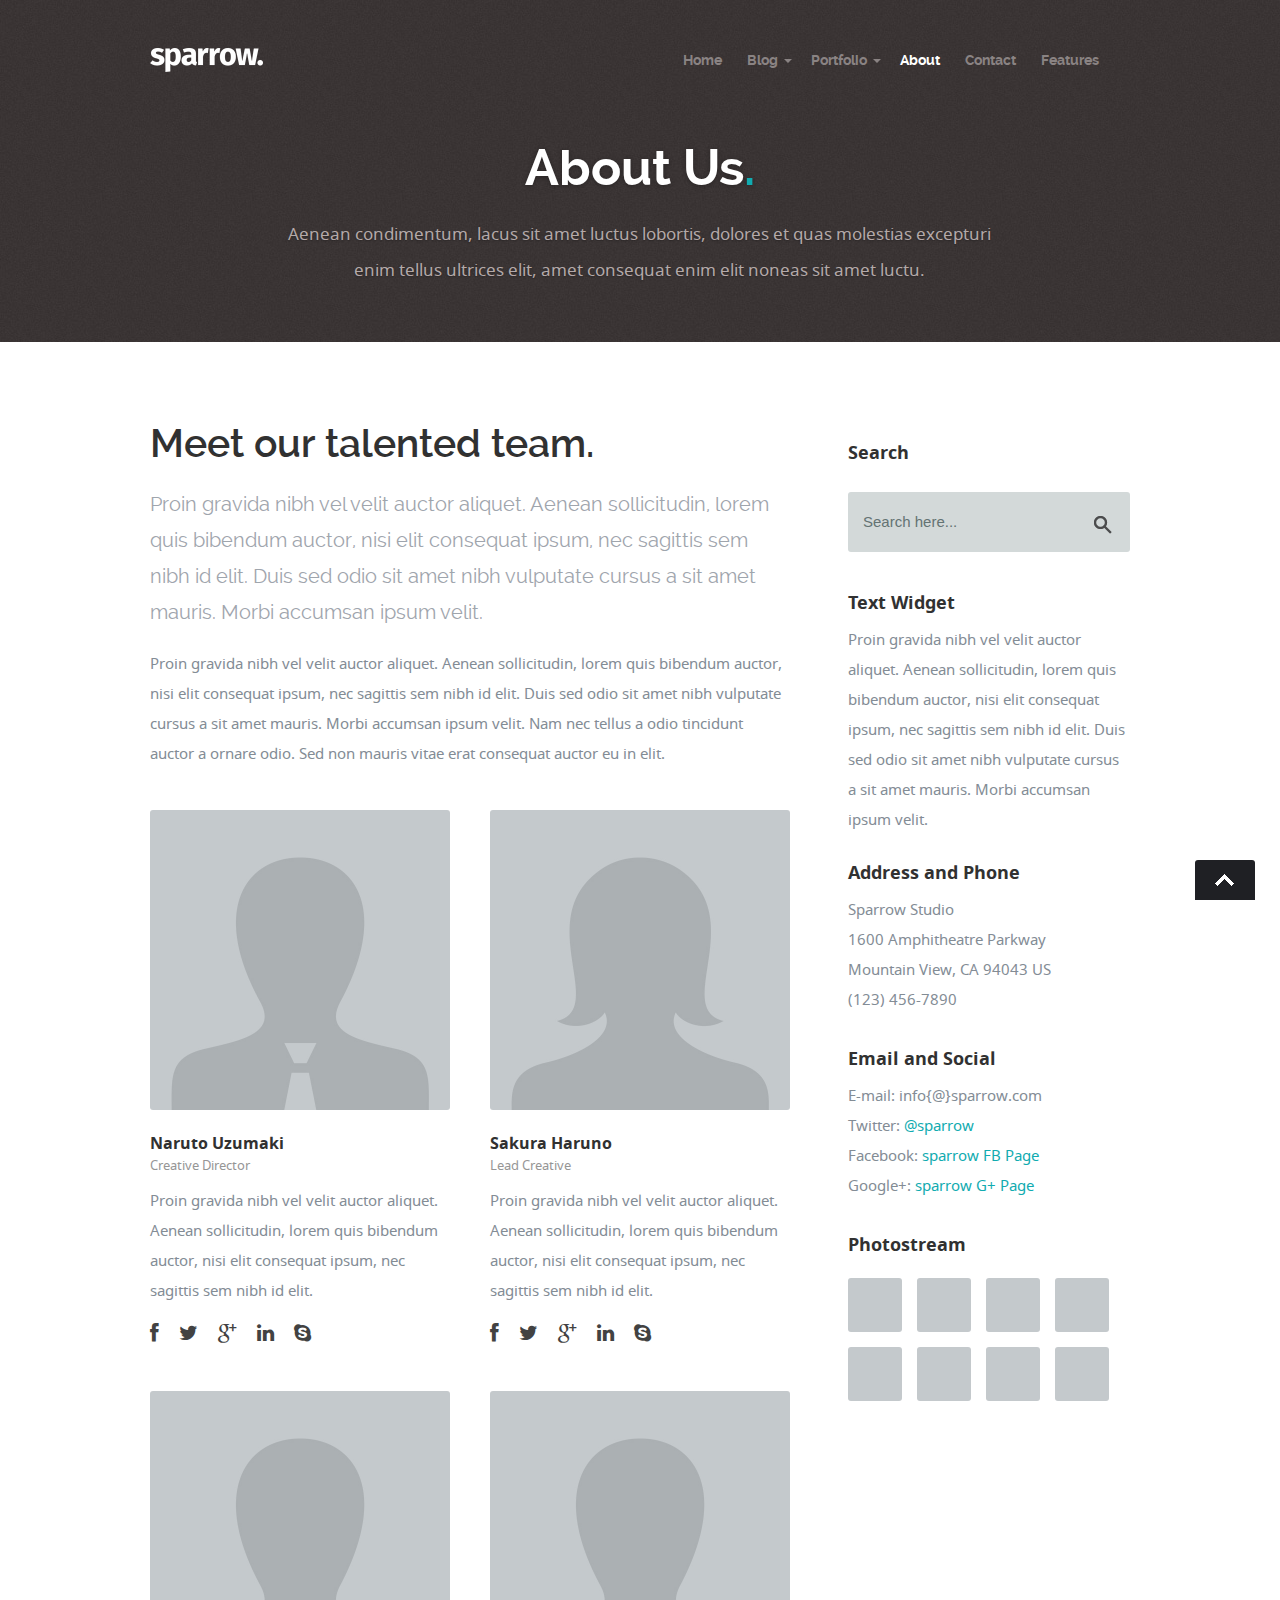
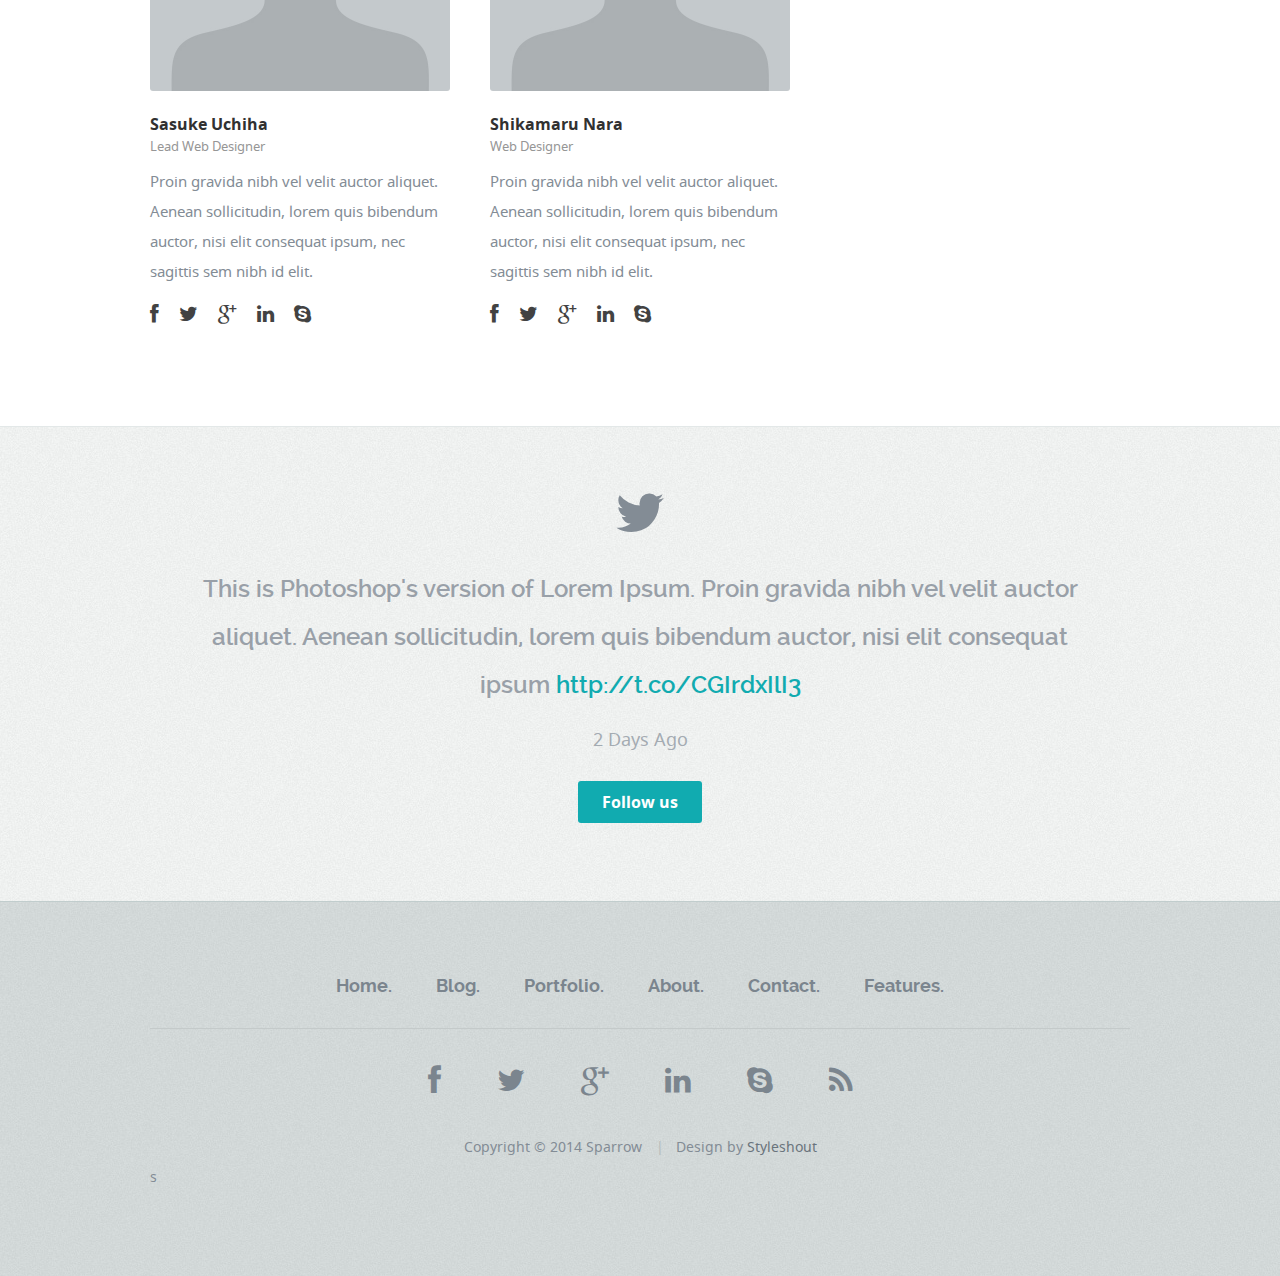
<file: Sparrow101/about.html>
<!DOCTYPE html>
<!--[if lt IE 8 ]><html class="no-js ie ie7" lang="en"> <![endif]-->
<!--[if IE 8 ]><html class="no-js ie ie8" lang="en"> <![endif]-->
<!--[if (gte IE 8)|!(IE)]><!--><html class="no-js" lang="en"> <!--<![endif]-->
<head>

   <!--- Basic Page Needs
   ================================================== -->
   <meta charset="utf-8">
	<title>About Page | Sparrow</title>
	<meta name="description" content="">
	<meta name="author" content="">

   <!-- Mobile Specific Metas
   ================================================== -->
	<meta name="viewport" content="width=device-width, initial-scale=1, maximum-scale=1">

	<!-- CSS
    ================================================== -->
   <link rel="stylesheet" href="css/default.css">
	<link rel="stylesheet" href="css/layout.css">
   <link rel="stylesheet" href="css/media-queries.css">

   <!-- Script
   ================================================== -->
	<script src="js/modernizr.js"></script>

   <!-- Favicons
	================================================== -->
	<link rel="shortcut icon" href="favicon.ico" >

</head>

<body>

   <!-- Header
   ================================================== -->
   <header>

      <div class="row">

         <div class="twelve columns">

            <div class="logo">
               <a href="index.html"><img alt="" src="images/logo.png"></a>
            </div>

            <nav id="nav-wrap">

               <a class="mobile-btn" href="#nav-wrap" title="Show navigation">Show navigation</a>
	            <a class="mobile-btn" href="#" title="Hide navigation">Hide navigation</a>

               <ul id="nav" class="nav">

	               <li><a href="index.html">Home</a></li>
	               <li><span><a href="blog.html">Blog</a></span>
                     <ul>
                        <li><a href="blog.html">Blog Index</a></li>
                        <li><a href="single.html">Post</a></li>
                     </ul>
                  </li>
                  <li><span><a href="portfolio-index.html">Portfolio</a></span>
                     <ul>
                        <li><a href="portfolio-index.html">Portfolio Index</a></li>
                        <li><a href="portfolio.html">Portfolio Entry</a></li>
                     </ul>
                  </li>
	               <li class="current"><a href="about.html">About</a></li>
                  <li><a href="contact.html">Contact</a></li>
                  <li><a href="styles.html">Features</a></li>

               </ul> <!-- end #nav -->

            </nav> <!-- end #nav-wrap -->

         </div>

      </div>

   </header> <!-- Header End -->

   <!-- Page Title
   ================================================== -->
   <div id="page-title">

      <div class="row">

         <div class="ten columns centered text-center">
            <h1>About Us<span>.</span></h1>

            <p>Aenean condimentum, lacus sit amet luctus lobortis, dolores et quas molestias excepturi
            enim tellus ultrices elit, amet consequat enim elit noneas sit amet luctu. </p>
         </div>

      </div>

   </div> <!-- Page Title End-->

   <!-- Content
   ================================================== -->
   <div class="content-outer">

      <div id="page-content" class="row page">

         <div id="primary" class="eight columns">

            <section>

               <h1>Meet our talented team.</h1>

               <p class="lead">Proin gravida nibh vel velit auctor aliquet. Aenean sollicitudin, lorem quis bibendum auctor,
               nisi elit consequat ipsum, nec sagittis sem nibh id elit. Duis sed odio sit amet nibh vulputate
               cursus a sit amet mauris. Morbi accumsan ipsum velit. </p>

               <p>Proin gravida nibh vel velit auctor aliquet. Aenean sollicitudin, lorem quis bibendum auctor,
               nisi elit consequat ipsum, nec sagittis sem nibh id elit. Duis sed odio sit amet nibh vulputate
               cursus a sit amet mauris. Morbi accumsan ipsum velit. Nam nec tellus a odio tincidunt auctor a
               ornare odio. Sed non  mauris vitae erat consequat auctor eu in elit. </p>

               <div class="row">

                  <div id="team-wrapper" class="bgrid-halves cf">

                     <div class="column member">

                        <img src="images/team/team-img-01.jpg" alt=""/>

                        <div class"member-name">
                           <h5>Naruto Uzumaki</h5>
                           <span>Creative Director</span>
                        </div>

                        <p>Proin gravida nibh vel velit auctor aliquet. Aenean sollicitudin, lorem quis bibendum auctor,
                          nisi elit consequat ipsum, nec sagittis sem nibh id elit. </p>

                        <ul class="member-social">
                           <li><a href="#"><i class="fa fa-facebook"></i></a></li>
                           <li><a href="#"><i class="fa fa-twitter"></i></a></li>
                           <li><a href="#"><i class="fa fa-google-plus"></i></a></li>
                           <li><a href="#"><i class="fa fa-linkedin"></i></a></li>
                           <li><a href="#"><i class="fa fa-skype"></i></a></li>
                        </ul>

            			</div>

                     <div class="column member">

                        <img src="images/team/team-img-02.jpg" alt=""/>

                        <div class"member-name">
                           <h5>Sakura Haruno</h5>
                           <span>Lead Creative</span>
                        </div>

                        <p>Proin gravida nibh vel velit auctor aliquet. Aenean sollicitudin, lorem quis bibendum auctor,
                          nisi elit consequat ipsum, nec sagittis sem nibh id elit. </p>

                        <ul class="member-social">
                           <li><a href="#"><i class="fa fa-facebook"></i></a></li>
                           <li><a href="#"><i class="fa fa-twitter"></i></a></li>
                           <li><a href="#"><i class="fa fa-google-plus"></i></a></li>
                           <li><a href="#"><i class="fa fa-linkedin"></i></a></li>
                           <li><a href="#"><i class="fa fa-skype"></i></a></li>
                        </ul>

            			</div>

                     <div class="column member">

                        <img src="images/team/team-img-03.jpg" alt=""/>

                        <div class"member-name">
                           <h5>Sasuke Uchiha</h5>
                           <span>Lead Web Designer</span>
                        </div>

                        <p>Proin gravida nibh vel velit auctor aliquet. Aenean sollicitudin, lorem quis bibendum auctor,
                          nisi elit consequat ipsum, nec sagittis sem nibh id elit. </p>

                        <ul class="member-social">
                           <li><a href="#"><i class="fa fa-facebook"></i></a></li>
                           <li><a href="#"><i class="fa fa-twitter"></i></a></li>
                           <li><a href="#"><i class="fa fa-google-plus"></i></a></li>
                           <li><a href="#"><i class="fa fa-linkedin"></i></a></li>
                           <li><a href="#"><i class="fa fa-skype"></i></a></li>
                        </ul>

            			</div>

                     <div class="column member">

                        <img src="images/team/team-img-03.jpg" alt=""/>

                        <div class"member-name">
                           <h5>Shikamaru Nara</h5>
                           <span>Web Designer</span>
                        </div>

                        <p>Proin gravida nibh vel velit auctor aliquet. Aenean sollicitudin, lorem quis bibendum auctor,
                          nisi elit consequat ipsum, nec sagittis sem nibh id elit. </p>

                        <ul class="member-social">
                           <li><a href="#"><i class="fa fa-facebook"></i></a></li>
                           <li><a href="#"><i class="fa fa-twitter"></i></a></li>
                           <li><a href="#"><i class="fa fa-google-plus"></i></a></li>
                           <li><a href="#"><i class="fa fa-linkedin"></i></a></li>
                           <li><a href="#"><i class="fa fa-skype"></i></a></li>
                        </ul>

            			</div>

                  </div> <!-- Team wrapper End -->

               </div> <!-- row End -->

            </section> <!-- section end -->

         </div> <!-- primary end -->

         <div id="secondary" class="four columns end">

            <aside id="sidebar">

               <div class="widget widget_search">
                  <h5>Search</h5>
                  <form action="#">

                     <input class="text-search" type="text" onfocus="if (this.value == 'Search here...') { this.value = ''; }" onblur="if(this.value == '') { this.value = 'Search here...'; }" value="Search here...">
                     <input type="submit" class="submit-search" value="">

                  </form>
               </div>

               <div class="widget widget_text">
                  <h5 class="widget-title">Text Widget</h5>
                  <div class="textwidget">Proin gravida nibh vel velit auctor aliquet.
                  Aenean sollicitudin, lorem quis bibendum auctor, nisi elit consequat ipsum,
                  nec sagittis sem nibh id elit. Duis sed odio sit amet nibh vulputate cursus
                  a sit amet mauris. Morbi accumsan ipsum velit. </div>
		         </div>

               <div class="widget widget_contact">
					   <h5>Address and Phone</h5>
					   <p class="address">
						   Sparrow Studio<br>
						   1600 Amphitheatre Parkway <br>
						   Mountain View, CA 94043 US<br>
						   <span>(123) 456-7890</span>
					   </p>

					   <h5>Email and Social</h5>
					   <p>
                     E-mail: info{@}sparrow.com<br>
                     Twitter: <a href="#">@sparrow</a><br>
                     Facebook: <a href="#">sparrow FB Page</a><br>
                     Google+: <a href="#">sparrow G+ Page</a>
                  </p>
				   </div>

               <div class="widget widget_photostream">
                  <h5>Photostream</h5>
                  <ul class="photostream cf">
                     <li><a href="#"><img src="images/thumb.jpg" alt="thumbnail"></a></li>
                     <li><a href="#"><img src="images/thumb.jpg" alt="thumbnail"></a></li>
                     <li><a href="#"><img src="images/thumb.jpg" alt="thumbnail"></a></li>
                     <li><a href="#"><img src="images/thumb.jpg" alt="thumbnail"></a></li>
                     <li><a href="#"><img src="images/thumb.jpg" alt="thumbnail"></a></li>
                     <li><a href="#"><img src="images/thumb.jpg" alt="thumbnail"></a></li>
                     <li><a href="#"><img src="images/thumb.jpg" alt="thumbnail"></a></li>
                     <li><a href="#"><img src="images/thumb.jpg" alt="thumbnail"></a></li>
                  </ul>
	            </div>

            </aside>

         </div> <!-- secondary End-->

      </div> <!-- page-content End-->

   </div> <!-- Content End-->

   <!-- Tweets Section
   ================================================== -->
   <section id="tweets">

      <div class="row">

         <div class="tweeter-icon align-center">
            <i class="fa fa-twitter"></i>
         </div>

         <ul id="twitter" class="align-center">
            <li>
               <span>
               This is Photoshop's version  of Lorem Ipsum. Proin gravida nibh vel velit auctor aliquet.
               Aenean sollicitudin, lorem quis bibendum auctor, nisi elit consequat ipsum
               <a href="#">http://t.co/CGIrdxIlI3</a>
               </span>
               <b><a href="#">2 Days Ago</a></b>
            </li>
            <!--
            <li>
               <span>
               This is Photoshop's version  of Lorem Ipsum. Proin gravida nibh vel velit auctor aliquet.
               Aenean sollicitudin, lorem quis bibendum auctor, nisi elit consequat ipsum
               <a href="#">http://t.co/CGIrdxIlI3</a>
               </span>
               <b><a href="#">3 Days Ago</a></b>
            </li>
            -->
         </ul>

         <p class="align-center"><a href="#" class="button">Follow us</a></p>

      </div>

   </section> <!-- Tweet Section End-->

   <!-- footer
   ================================================== -->
   <footer>

      <div class="row">

         <div class="twelve columns">

            <ul class="footer-nav">
					<li><a href="#">Home.</a></li>
              	<li><a href="#">Blog.</a></li>
              	<li><a href="#">Portfolio.</a></li>
              	<li><a href="#">About.</a></li>
              	<li><a href="#">Contact.</a></li>
               <li><a href="#">Features.</a></li>
			   </ul>

            <ul class="footer-social">
               <li><a href="#"><i class="fa fa-facebook"></i></a></li>
               <li><a href="#"><i class="fa fa-twitter"></i></a></li>
               <li><a href="#"><i class="fa fa-google-plus"></i></a></li>
               <li><a href="#"><i class="fa fa-linkedin"></i></a></li>
               <li><a href="#"><i class="fa fa-skype"></i></a></li>
               <li><a href="#"><i class="fa fa-rss"></i></a></li>
            </ul>

            <ul class="copyright">
               <li>Copyright &copy; 2014 Sparrow</li> 
               <li>Design by <a href="http://www.styleshout.com/">Styleshout</a></li>               
            </ul>s

         </div>

         <div id="go-top" style="display: block;"><a title="Back to Top" href="#">Go To Top</a></div>

      </div>

   </footer> <!-- Footer End-->

   <!-- Java Script
   ================================================== -->
   <script src="http://ajax.googleapis.com/ajax/libs/jquery/1.10.2/jquery.min.js"></script>
   <script>window.jQuery || document.write('<script src="js/jquery-1.10.2.min.js"><\/script>')</script>
   <script type="text/javascript" src="js/jquery-migrate-1.2.1.min.js"></script>

   <script src="js/jquery.flexslider.js"></script>
   <script src="js/doubletaptogo.js"></script>
   <script src="js/init.js"></script> 

</body>

</html>
</file>
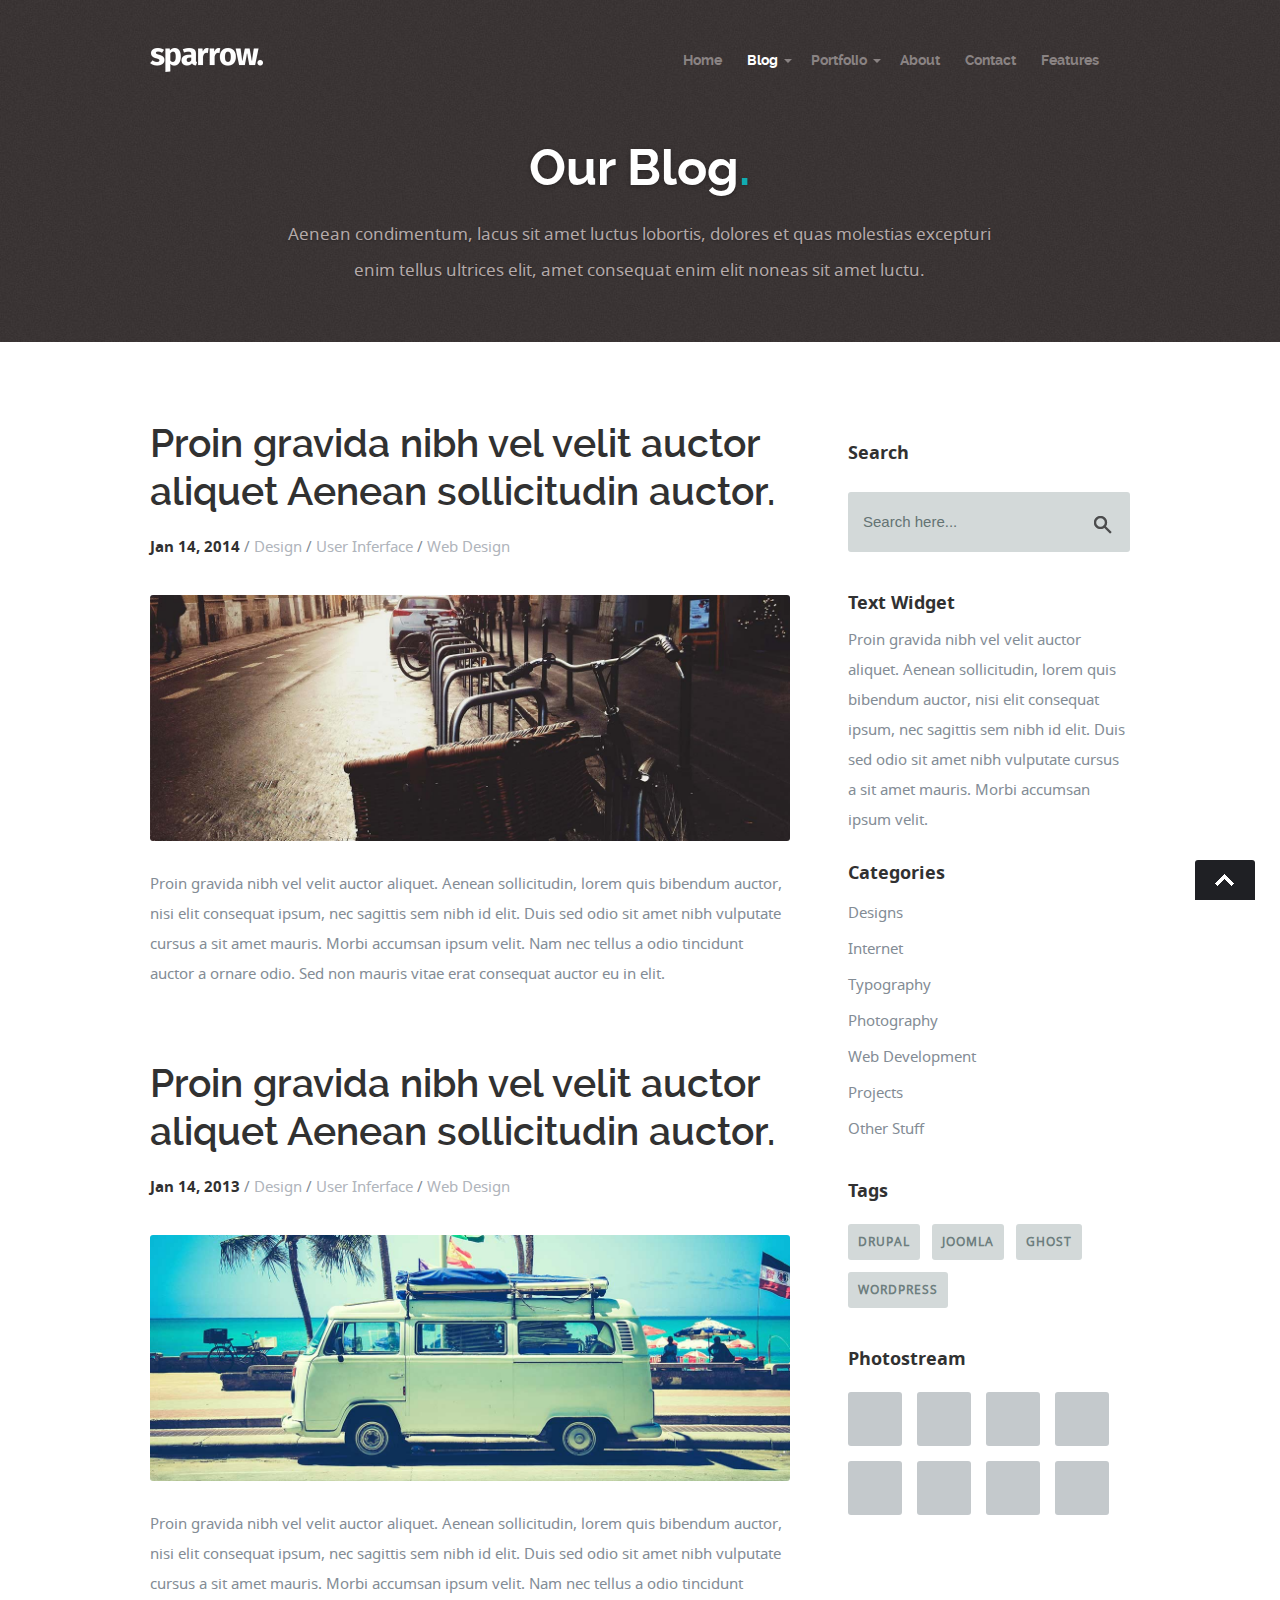
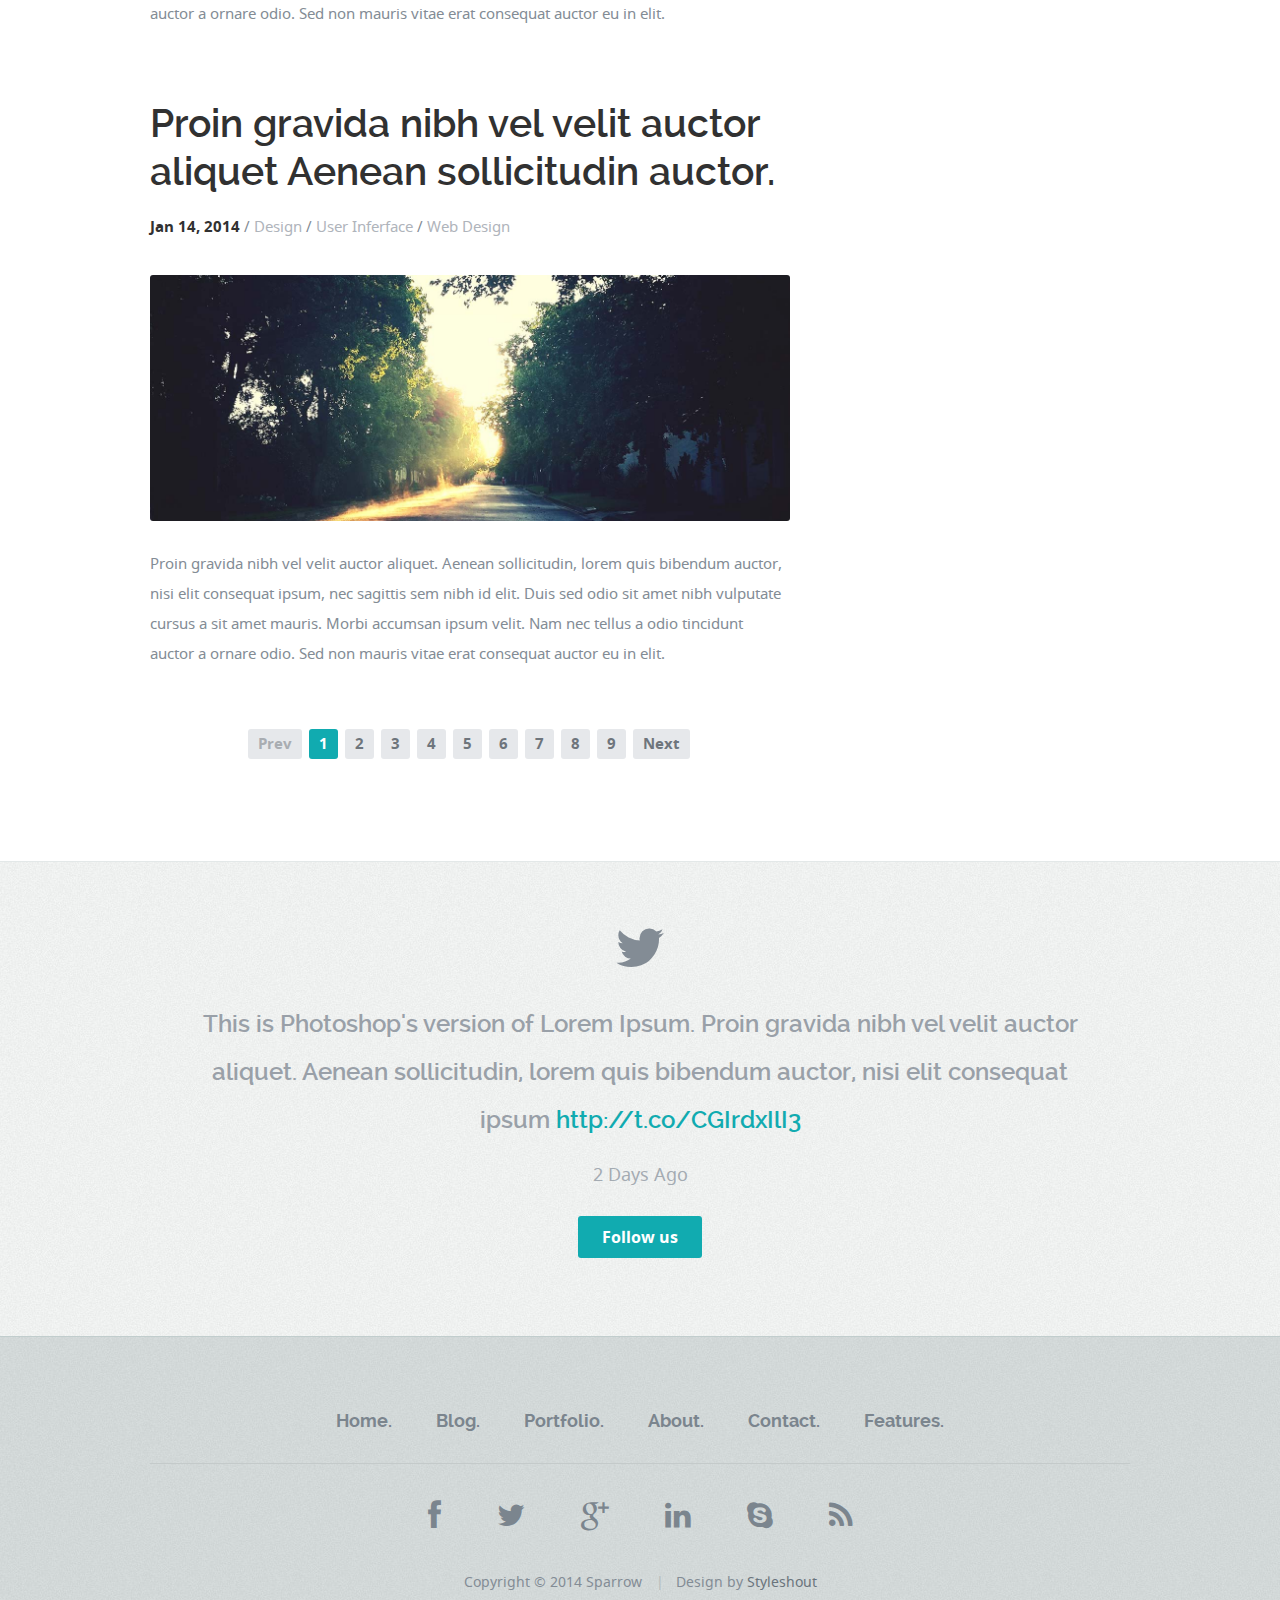
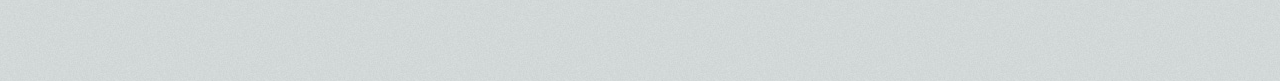
<file: Sparrow101/blog.html>
<!DOCTYPE html>
<!--[if lt IE 8 ]><html class="no-js ie ie7" lang="en"> <![endif]-->
<!--[if IE 8 ]><html class="no-js ie ie8" lang="en"> <![endif]-->
<!--[if (gte IE 8)|!(IE)]><!--><html class="no-js" lang="en"> <!--<![endif]-->
<head>

   <!--- Basic Page Needs
   ================================================== -->
   <meta charset="utf-8">
	<title>Blog | Sparrow</title>
	<meta name="description" content="">
	<meta name="author" content="">

   <!-- Mobile Specific Metas
   ================================================== -->
	<meta name="viewport" content="width=device-width, initial-scale=1, maximum-scale=1">

	<!-- CSS
    ================================================== -->
   <link rel="stylesheet" href="css/default.css">
	<link rel="stylesheet" href="css/layout.css">
   <link rel="stylesheet" href="css/media-queries.css">

   <!-- Script
   ================================================== -->
	<script src="js/modernizr.js"></script>

   <!-- Favicons
	================================================== -->
	<link rel="shortcut icon" href="favicon.ico" >

</head>

<body>

   <!-- Header
   ================================================== -->
   <header>

      <div class="row">

         <div class="twelve columns">

            <div class="logo">
               <a href="index.html"><img alt="" src="images/logo.png"></a>
            </div>

            <nav id="nav-wrap">

               <a class="mobile-btn" href="#nav-wrap" title="Show navigation">Show navigation</a>
	            <a class="mobile-btn" href="#" title="Hide navigation">Hide navigation</a>

               <ul id="nav" class="nav">

	               <li><a href="index.html">Home</a></li>
	               <li class="current"><span><a href="blog.html">Blog</a></span>
                     <ul>
                        <li><a href="blog.html">Blog Index</a></li>
                        <li><a href="single.html">Post</a></li>
                     </ul>
                  </li>
                  <li><span><a href="portfolio-index.html">Portfolio</a></span>
                     <ul>
                        <li><a href="portfolio-index.html">Portfolio Index</a></li>
                        <li><a href="portfolio.html">Portfolio Entry</a></li>
                     </ul>
                  </li>
	               <li><a href="about.html">About</a></li>
                  <li><a href="contact.html">Contact</a></li>
                  <li><a href="styles.html">Features</a></li>

               </ul> <!-- end #nav -->

            </nav> <!-- end #nav-wrap -->

         </div>

      </div>

   </header> <!-- Header End -->

   <!-- Page Title
   ================================================== -->
   <div id="page-title">

      <div class="row">

         <div class="ten columns centered text-center">
            <h1>Our Blog<span>.</span></h1>

            <p>Aenean condimentum, lacus sit amet luctus lobortis, dolores et quas molestias excepturi
            enim tellus ultrices elit, amet consequat enim elit noneas sit amet luctu. </p>
         </div>

      </div>

   </div> <!-- Page Title End-->

   <!-- Content
   ================================================== -->
   <div class="content-outer">

      <div id="page-content" class="row">

         <div id="primary" class="eight columns">

            <article class="post">

               <div class="entry-header cf">

                  <h1><a href="single.html" title="">Proin gravida nibh vel velit auctor aliquet Aenean sollicitudin auctor.</a></h1>

                  <p class="post-meta">

                     <time class="date" datetime="2014-01-14T11:24">Jan 14, 2014</time>
                     /
                     <span class="categories">
                     <a href="#">Design</a> /
                     <a href="#">User Inferface</a> /
                     <a href="#">Web Design</a>
                     </span>

                  </p>

               </div>

               <div class="post-thumb">
                  <a href="single.html" title=""><img src="images/post-image/post-image-1300x500-01.jpg" alt="post-image" title="post-image"></a>
               </div>

               <div class="post-content">

                  <p>Proin gravida nibh vel velit auctor aliquet. Aenean sollicitudin, lorem quis bibendum auctor,
                  nisi elit consequat ipsum, nec sagittis sem nibh id elit. Duis sed odio sit amet nibh vulputate
                  cursus a sit amet mauris. Morbi accumsan ipsum velit. Nam nec tellus a odio tincidunt auctor a
                  ornare odio. Sed non  mauris vitae erat consequat auctor eu in elit. </p>

               </div>

            </article> <!-- post end -->

            <article class="post">

               <div class="entry-header cf">

                  <h1><a href="single.html" title="">Proin gravida nibh vel velit auctor aliquet Aenean sollicitudin auctor.</a></h1>

                  <p class="post-meta">

                     <time class="date" datetime="2014-01-14T11:24">Jan 14, 2013</time>
                     /
                     <span class="categories">
                     <a href="#">Design</a> /
                     <a href="#">User Inferface</a> /
                     <a href="#">Web Design</a>
                     </span>

                  </p>

               </div>

               <div class="post-thumb">
                  <a href="single.html" title=""><img src="images/post-image/post-image-1300x500-02.jpg" alt="post-image" title="post-image"></a>
               </div>

               <div class="post-content">

                  <p>Proin gravida nibh vel velit auctor aliquet. Aenean sollicitudin, lorem quis bibendum auctor,
                  nisi elit consequat ipsum, nec sagittis sem nibh id elit. Duis sed odio sit amet nibh vulputate
                  cursus a sit amet mauris. Morbi accumsan ipsum velit. Nam nec tellus a odio tincidunt auctor a
                  ornare odio. Sed non  mauris vitae erat consequat auctor eu in elit. </p>

               </div>

            </article> <!-- post end -->

            <article class="post">

               <div class="entry-header cf">

                  <h1><a href="single.html" title="">Proin gravida nibh vel velit auctor aliquet Aenean sollicitudin auctor.</a></h1>

                  <p class="post-meta">

                     <time class="date" datetime="2014-01-14T11:24">Jan 14, 2014</time>
                     /
                     <span class="categories">
                     <a href="#">Design</a> /
                     <a href="#">User Inferface</a> /
                     <a href="#">Web Design</a>
                     </span>

                  </p>

               </div>

               <div class="post-thumb">
                  <a href="single.html" title=""><img src="images/post-image/post-image-1300x500-03.jpg" alt="post-image" title="post-image"></a>
               </div>

               <div class="post-content">

                  <p>Proin gravida nibh vel velit auctor aliquet. Aenean sollicitudin, lorem quis bibendum auctor,
                  nisi elit consequat ipsum, nec sagittis sem nibh id elit. Duis sed odio sit amet nibh vulputate
                  cursus a sit amet mauris. Morbi accumsan ipsum velit. Nam nec tellus a odio tincidunt auctor a
                  ornare odio. Sed non  mauris vitae erat consequat auctor eu in elit. </p>

               </div>

            </article> <!-- post end -->

            <!-- Pagination -->
            <nav class="col full pagination">
  			      <ul>
                  <li><span class="page-numbers prev inactive">Prev</span></li>
  				      <li><span class="page-numbers current">1</span></li>
  				      <li><a href="#" class="page-numbers">2</a></li>
                  <li><a href="#" class="page-numbers">3</a></li>
                  <li><a href="#" class="page-numbers">4</a></li>
                  <li><a href="#" class="page-numbers">5</a></li>
                  <li><a href="#" class="page-numbers">6</a></li>
                  <li><a href="#" class="page-numbers">7</a></li>
                  <li><a href="#" class="page-numbers">8</a></li>
                  <li><a href="#" class="page-numbers">9</a></li>
  				      <li><a href="#" class="page-numbers next">Next</a></li>
  			      </ul>
  		      </nav>

         </div> <!-- Primary End-->

         <div id="secondary" class="four columns end">

            <aside id="sidebar">

               <div class="widget widget_search">
                  <h5>Search</h5>
                  <form action="#">

                     <input class="text-search" type="text" onfocus="if (this.value == 'Search here...') { this.value = ''; }" onblur="if(this.value == '') { this.value = 'Search here...'; }" value="Search here...">
                     <input type="submit" class="submit-search" value="">

                  </form>
               </div>

               <div class="widget widget_text">
                  <h5 class="widget-title">Text Widget</h5>
                  <div class="textwidget">Proin gravida nibh vel velit auctor aliquet.
                  Aenean sollicitudin, lorem quis bibendum auctor, nisi elit consequat ipsum,
                  nec sagittis sem nibh id elit. Duis sed odio sit amet nibh vulputate cursus
                  a sit amet mauris. Morbi accumsan ipsum velit. </div>
		         </div>

               <div class="widget widget_categories">
                  <h5 class="widget-title">Categories</h5>
                  <ul class="link-list cf">
                     <li><a href="#">Designs</a></li>
                     <li><a href="#">Internet</a></li>
                     <li><a href="#">Typography</a></li>
                     <li><a href="#">Photography</a></li>
                     <li><a href="#">Web Development</a></li>
                     <li><a href="#">Projects</a></li>
                     <li><a href="#">Other Stuff</a></li>
                  </ul>
               </div>

               <div class="widget widget_tag_cloud">
                  <h5 class="widget-title">Tags</h5>
                  <div class="tagcloud cf">
                     <a href="#">drupal</a>
                     <a href="#">joomla</a>
                     <a href="#">ghost</a>
                     <a href="#">wordpress</a>
                  </div>
               </div>

               <div class="widget widget_photostream">
                  <h5>Photostream</h5>
                  <ul class="photostream cf">
                     <li><a href="#"><img src="images/thumb.jpg" alt="thumbnail"></a></li>
                     <li><a href="#"><img src="images/thumb.jpg" alt="thumbnail"></a></li>
                     <li><a href="#"><img src="images/thumb.jpg" alt="thumbnail"></a></li>
                     <li><a href="#"><img src="images/thumb.jpg" alt="thumbnail"></a></li>
                     <li><a href="#"><img src="images/thumb.jpg" alt="thumbnail"></a></li>
                     <li><a href="#"><img src="images/thumb.jpg" alt="thumbnail"></a></li>
                     <li><a href="#"><img src="images/thumb.jpg" alt="thumbnail"></a></li>
                     <li><a href="#"><img src="images/thumb.jpg" alt="thumbnail"></a></li>
                  </ul>
	            </div>

            </aside>

         </div> <!-- Secondary End-->

      </div>

   </div> <!-- Content End-->

   <!-- Tweets Section
   ================================================== -->
   <section id="tweets">

      <div class="row">

         <div class="tweeter-icon align-center">
            <i class="fa fa-twitter"></i>
         </div>

         <ul id="twitter" class="align-center">
            <li>
               <span>
               This is Photoshop's version  of Lorem Ipsum. Proin gravida nibh vel velit auctor aliquet.
               Aenean sollicitudin, lorem quis bibendum auctor, nisi elit consequat ipsum
               <a href="#">http://t.co/CGIrdxIlI3</a>
               </span>
               <b><a href="#">2 Days Ago</a></b>
            </li>
            <!--
            <li>
               <span>
               This is Photoshop's version  of Lorem Ipsum. Proin gravida nibh vel velit auctor aliquet.
               Aenean sollicitudin, lorem quis bibendum auctor, nisi elit consequat ipsum
               <a href="#">http://t.co/CGIrdxIlI3</a>
               </span>
               <b><a href="#">3 Days Ago</a></b>
            </li>
            -->
         </ul>

         <p class="align-center"><a href="#" class="button">Follow us</a></p>

      </div>

   </section> <!-- Tweets Section End-->

   <!-- footer
   ================================================== -->
   <footer>

      <div class="row">

         <div class="twelve columns">

            <ul class="footer-nav">
					<li><a href="#">Home.</a></li>
              	<li><a href="#">Blog.</a></li>
              	<li><a href="#">Portfolio.</a></li>
              	<li><a href="#">About.</a></li>
              	<li><a href="#">Contact.</a></li>
               <li><a href="#">Features.</a></li>
			   </ul>

            <ul class="footer-social">
               <li><a href="#"><i class="fa fa-facebook"></i></a></li>
               <li><a href="#"><i class="fa fa-twitter"></i></a></li>
               <li><a href="#"><i class="fa fa-google-plus"></i></a></li>
               <li><a href="#"><i class="fa fa-linkedin"></i></a></li>
               <li><a href="#"><i class="fa fa-skype"></i></a></li>
               <li><a href="#"><i class="fa fa-rss"></i></a></li>
            </ul>

            <ul class="copyright">
               <li>Copyright &copy; 2014 Sparrow</li> 
               <li>Design by <a href="http://www.styleshout.com/">Styleshout</a></li>               
            </ul>

         </div>

         <div id="go-top" style="display: block;"><a title="Back to Top" href="#">Go To Top</a></div>

      </div>

   </footer> <!-- Footer End-->

   <!-- Java Script
   ================================================== -->
   <script src="http://ajax.googleapis.com/ajax/libs/jquery/1.10.2/jquery.min.js"></script>
   <script>window.jQuery || document.write('<script src="js/jquery-1.10.2.min.js"><\/script>')</script>
   <script type="text/javascript" src="js/jquery-migrate-1.2.1.min.js"></script>

   <script src="js/jquery.flexslider.js"></script>
   <script src="js/doubletaptogo.js"></script>
   <script src="js/init.js"></script>

</body>

</html>
</file>
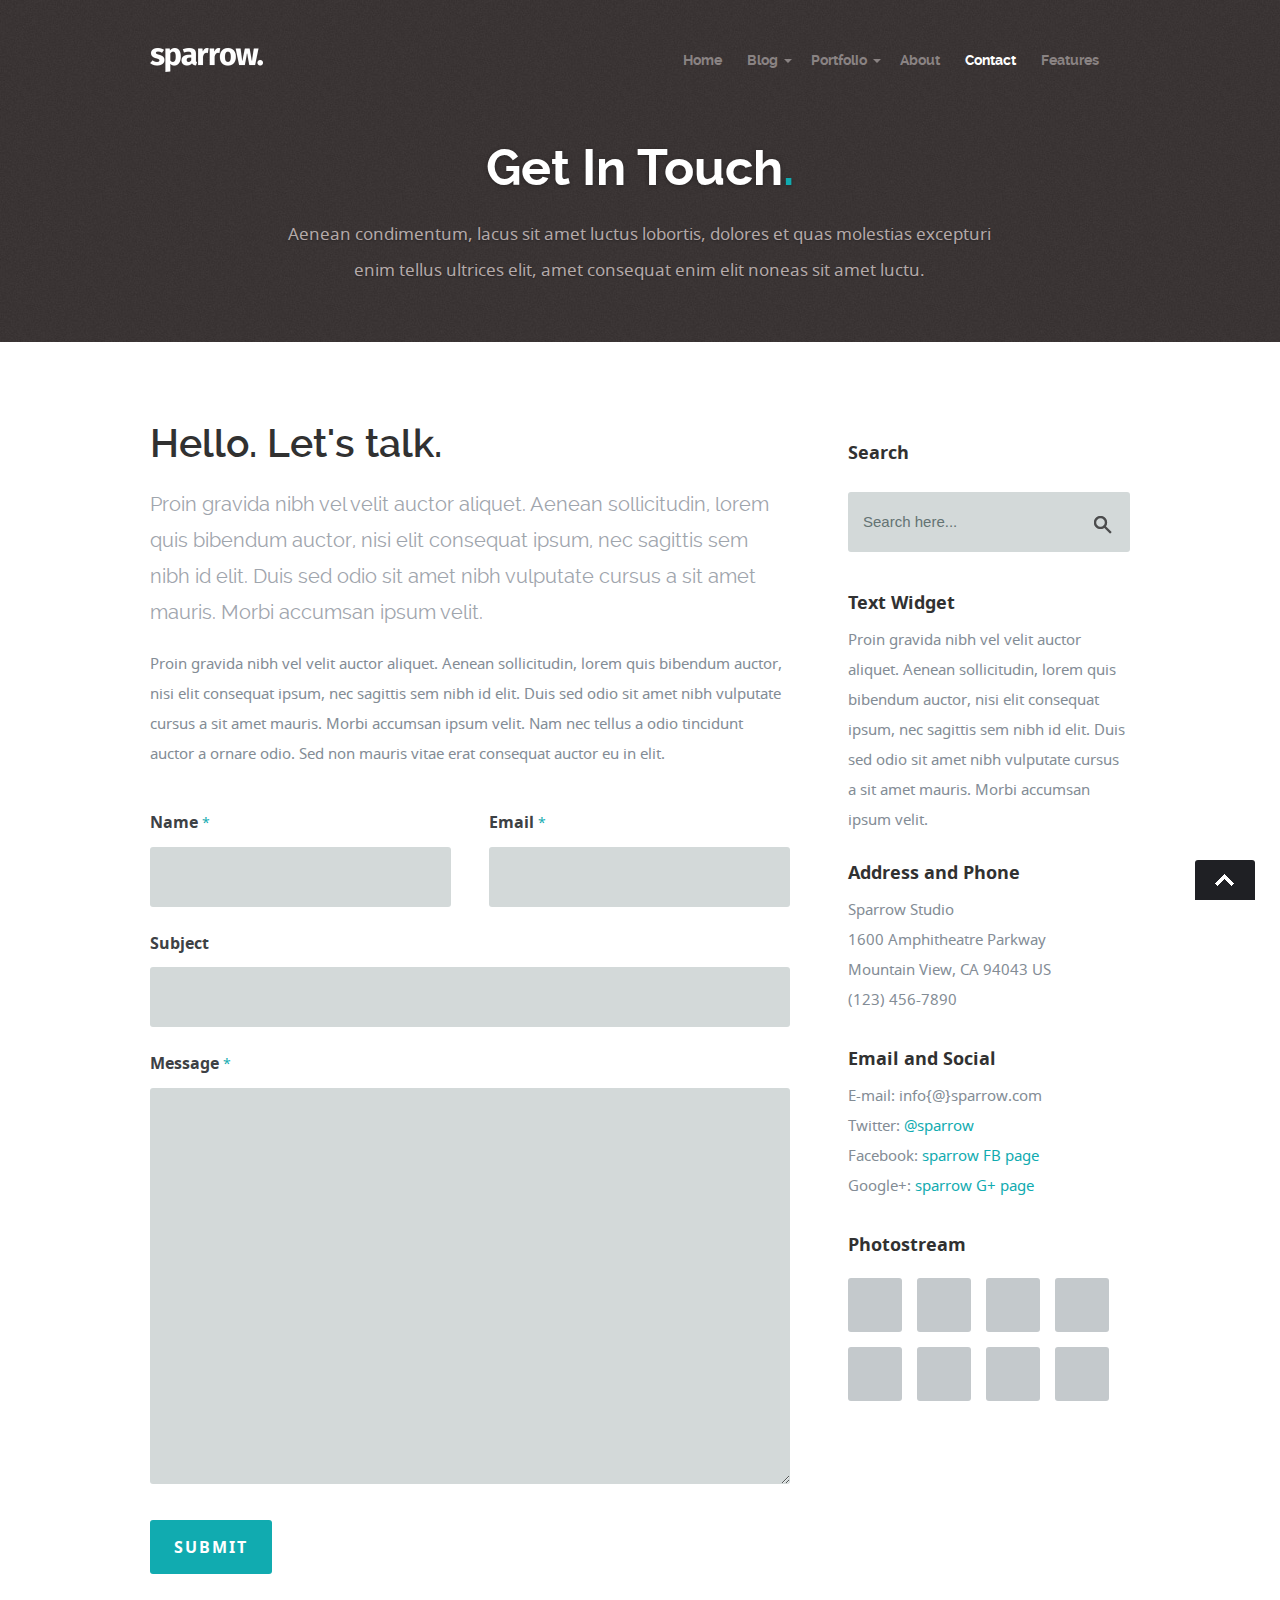
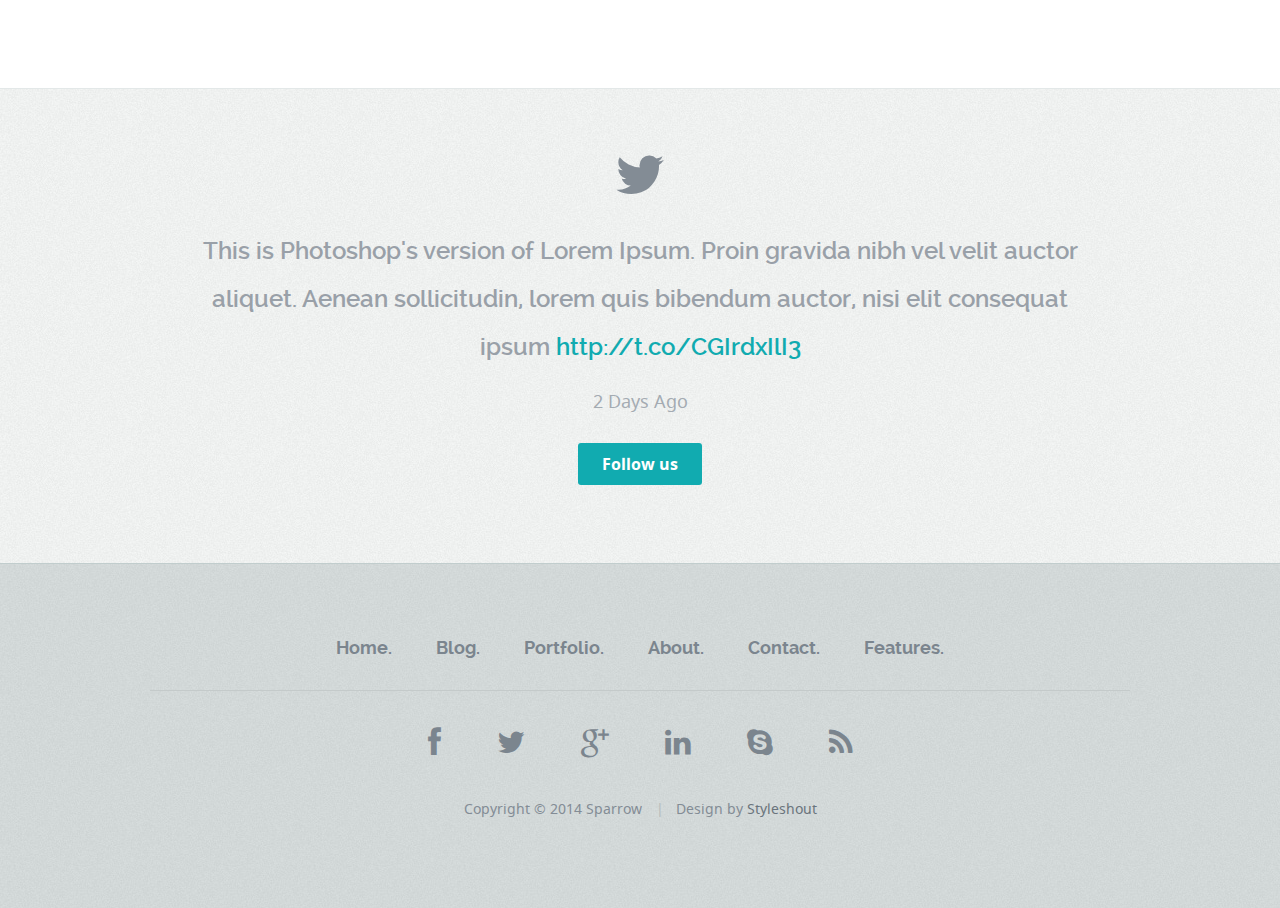
<file: Sparrow101/contact.html>
<!DOCTYPE html>
<!--[if lt IE 8 ]><html class="no-js ie ie7" lang="en"> <![endif]-->
<!--[if IE 8 ]><html class="no-js ie ie8" lang="en"> <![endif]-->
<!--[if (gte IE 8)|!(IE)]><!--><html class="no-js" lang="en"> <!--<![endif]-->
<head>

   <!--- Basic Page Needs
   ================================================== -->
   <meta charset="utf-8">
	<title>Contact Page | Sparrow</title>
	<meta name="description" content="">
	<meta name="author" content="">

   <!-- Mobile Specific Metas
   ================================================== -->
	<meta name="viewport" content="width=device-width, initial-scale=1, maximum-scale=1">

	<!-- CSS
    ================================================== -->
   <link rel="stylesheet" href="css/default.css">
	<link rel="stylesheet" href="css/layout.css">
   <link rel="stylesheet" href="css/media-queries.css">

   <!-- Script
   ================================================== -->
	<script src="js/modernizr.js"></script>

   <!-- Favicons
	================================================== -->
	<link rel="shortcut icon" href="favicon.ico" >

</head>

<body>

   <!-- Header
   ================================================== -->
   <header>

      <div class="row">

         <div class="twelve columns">

            <div class="logo">
               <a href="index.html"><img alt="" src="images/logo.png"></a>
            </div>

            <nav id="nav-wrap">

               <a class="mobile-btn" href="#nav-wrap" title="Show navigation">Show navigation</a>
	            <a class="mobile-btn" href="#" title="Hide navigation">Hide navigation</a>

               <ul id="nav" class="nav">

	               <li><a href="index.html">Home</a></li>
	               <li><span><a href="blog.html">Blog</a></span>
                     <ul>
                        <li><a href="blog.html">Blog Index</a></li>
                        <li><a href="single.html">Post</a></li>
                     </ul>
                  </li>
                  <li><span><a href="portfolio-index.html">Portfolio</a></span>
                     <ul>
                        <li><a href="portfolio-index.html">Portfolio Index</a></li>
                        <li><a href="portfolio.html">Portfolio Entry</a></li>
                     </ul>
                  </li>
	               <li><a href="about.html">About</a></li>
                  <li class="current"><a href="contact.html">Contact</a></li>
                  <li><a href="styles.html">Features</a></li>

               </ul> <!-- end #nav -->

            </nav> <!-- end #nav-wrap -->

         </div>

      </div>

   </header> <!-- Header End -->

   <!-- Page Title
   ================================================== -->
   <div id="page-title">

      <div class="row">

         <div class="ten columns centered text-center">
            <h1>Get In Touch<span>.</span></h1>

            <p>Aenean condimentum, lacus sit amet luctus lobortis, dolores et quas molestias excepturi
            enim tellus ultrices elit, amet consequat enim elit noneas sit amet luctu. </p>
         </div>

      </div>

   </div> <!-- Page Title End-->

   <!-- Content
   ================================================== -->
   <div class="content-outer">

      <div id="page-content" class="row page">

         <div id="primary" class="eight columns">

            <section>

              <h1>Hello. Let's talk.</h1>

              <p class="lead">Proin gravida nibh vel velit auctor aliquet. Aenean sollicitudin, lorem quis bibendum auctor,
              nisi elit consequat ipsum, nec sagittis sem nibh id elit. Duis sed odio sit amet nibh vulputate
              cursus a sit amet mauris. Morbi accumsan ipsum velit. </p>

              <p>Proin gravida nibh vel velit auctor aliquet. Aenean sollicitudin, lorem quis bibendum auctor,
              nisi elit consequat ipsum, nec sagittis sem nibh id elit. Duis sed odio sit amet nibh vulputate
              cursus a sit amet mauris. Morbi accumsan ipsum velit. Nam nec tellus a odio tincidunt auctor a
              ornare odio. Sed non  mauris vitae erat consequat auctor eu in elit. </p>

              <div id="contact-form">

                  <!-- form -->
                  <form name="contactForm" id="contactForm" method="post" action="">
      					<fieldset>

                        <div class="half">
      						   <label for="contactName">Name <span class="required">*</span></label>
      						   <input name="contactName" type="text" id="contactName" size="35" value="" />
                        </div>

                        <div class="half pull-right">
      						   <label for="contactEmail">Email <span class="required">*</span></label>
      						   <input name="contactEmail" type="text" id="contactEmail" size="35" value="" />
                        </div>

                        <div>
      						   <label for="contactSubject">Subject</label>
      						   <input name="contactSubject" type="text" id="contactSubject" size="35" value="" />
                        </div>

                        <div>
                           <label  for="contactMessage">Message <span class="required">*</span></label>
                           <textarea name="contactMessage"  id="contactMessage" rows="15" cols="50" ></textarea>
                        </div>

                        <div>
                           <button class="submit">Submit</button>
                           <span id="image-loader">
                              <img src="images/loader.gif" alt="" />
                           </span>
                        </div>

      					</fieldset>
      				</form> <!-- Form End -->

                  <!-- contact-warning -->
                  <div id="message-warning"></div>
                  <!-- contact-success -->
      				<div id="message-success">
                     <i class="icon-ok"></i>Your message was sent, thank you!<br />
      				</div>

               </div>

            </section> <!-- section end -->

         </div>

         <div id="secondary" class="four columns end">

            <aside id="sidebar">

               <div class="widget widget_search">
                  <h5>Search</h5>
                  <form action="#">

                     <input class="text-search" type="text" onfocus="if (this.value == 'Search here...') { this.value = ''; }" onblur="if(this.value == '') { this.value = 'Search here...'; }" value="Search here...">
                     <input type="submit" class="submit-search" value="">

                  </form>
               </div>

               <div class="widget widget_text">
                  <h5 class="widget-title">Text Widget</h5>
                  <div class="textwidget">Proin gravida nibh vel velit auctor aliquet.
                  Aenean sollicitudin, lorem quis bibendum auctor, nisi elit consequat ipsum,
                  nec sagittis sem nibh id elit. Duis sed odio sit amet nibh vulputate cursus
                  a sit amet mauris. Morbi accumsan ipsum velit. </div>
		         </div>

               <div class="widget widget_contact">
					   <h5>Address and Phone</h5>
					   <p class="address">
						   Sparrow Studio<br>
						   1600 Amphitheatre Parkway <br>
						   Mountain View, CA 94043 US<br>
						   <span>(123) 456-7890</span>
					   </p>

					   <h5>Email and Social</h5>
					   <p>
                     E-mail: info{@}sparrow.com<br>
                     Twitter: <a href="#">@sparrow</a><br>
                     Facebook: <a href="#">sparrow FB page</a><br>
                     Google+: <a href="#">sparrow G+ page</a>
                  </p>
				   </div>

               <div class="widget widget_photostream">
                  <h5>Photostream</h5>
                  <ul class="photostream cf">
                     <li><a href="#"><img src="images/thumb.jpg" alt="thumbnail"></a></li>
                     <li><a href="#"><img src="images/thumb.jpg" alt="thumbnail"></a></li>
                     <li><a href="#"><img src="images/thumb.jpg" alt="thumbnail"></a></li>
                     <li><a href="#"><img src="images/thumb.jpg" alt="thumbnail"></a></li>
                     <li><a href="#"><img src="images/thumb.jpg" alt="thumbnail"></a></li>
                     <li><a href="#"><img src="images/thumb.jpg" alt="thumbnail"></a></li>
                     <li><a href="#"><img src="images/thumb.jpg" alt="thumbnail"></a></li>
                     <li><a href="#"><img src="images/thumb.jpg" alt="thumbnail"></a></li>
                  </ul>
	            </div>

            </aside>

         </div>

      </div>

   </div> <!-- Content End-->

   <!-- Tweets Section
   ================================================== -->
   <section id="tweets">

      <div class="row">

         <div class="tweeter-icon align-center">
            <i class="fa fa-twitter"></i>
         </div>

         <ul id="twitter" class="align-center">
            <li>
               <span>
               This is Photoshop's version  of Lorem Ipsum. Proin gravida nibh vel velit auctor aliquet.
               Aenean sollicitudin, lorem quis bibendum auctor, nisi elit consequat ipsum
               <a href="#">http://t.co/CGIrdxIlI3</a>
               </span>
               <b><a href="#">2 Days Ago</a></b>
            </li>
            <!--
            <li>
               <span>
               This is Photoshop's version  of Lorem Ipsum. Proin gravida nibh vel velit auctor aliquet.
               Aenean sollicitudin, lorem quis bibendum auctor, nisi elit consequat ipsum
               <a href="#">http://t.co/CGIrdxIlI3</a>
               </span>
               <b><a href="#">3 Days Ago</a></b>
            </li>
            -->
         </ul>

         <p class="align-center"><a href="#" class="button">Follow us</a></p>

      </div>

   </section> <!-- Tweet Section End-->

   <!-- footer
   ================================================== -->
   <footer>

      <div class="row">

         <div class="twelve columns">

            <ul class="footer-nav">
					<li><a href="#">Home.</a></li>
              	<li><a href="#">Blog.</a></li>
              	<li><a href="#">Portfolio.</a></li>
              	<li><a href="#">About.</a></li>
              	<li><a href="#">Contact.</a></li>
               <li><a href="#">Features.</a></li>
			   </ul>

            <ul class="footer-social">
               <li><a href="#"><i class="fa fa-facebook"></i></a></li>
               <li><a href="#"><i class="fa fa-twitter"></i></a></li>
               <li><a href="#"><i class="fa fa-google-plus"></i></a></li>
               <li><a href="#"><i class="fa fa-linkedin"></i></a></li>
               <li><a href="#"><i class="fa fa-skype"></i></a></li>
               <li><a href="#"><i class="fa fa-rss"></i></a></li>
            </ul>

            <ul class="copyright">
               <li>Copyright &copy; 2014 Sparrow</li> 
               <li>Design by <a href="http://www.styleshout.com/">Styleshout</a></li>               
            </ul>

         </div>

         <div id="go-top" style="display: block;"><a title="Back to Top" href="#">Go To Top</a></div>

      </div>

   </footer> <!-- Footer End-->

   <!-- Java Script
   ================================================== -->
   <script src="http://ajax.googleapis.com/ajax/libs/jquery/1.10.2/jquery.min.js"></script>
   <script>window.jQuery || document.write('<script src="js/jquery-1.10.2.min.js"><\/script>')</script>
   <script type="text/javascript" src="js/jquery-migrate-1.2.1.min.js"></script>

   <script src="js/jquery.flexslider.js"></script>
   <script src="js/doubletaptogo.js"></script>
   <script src="js/init.js"></script>

</body>

</html>
</file>
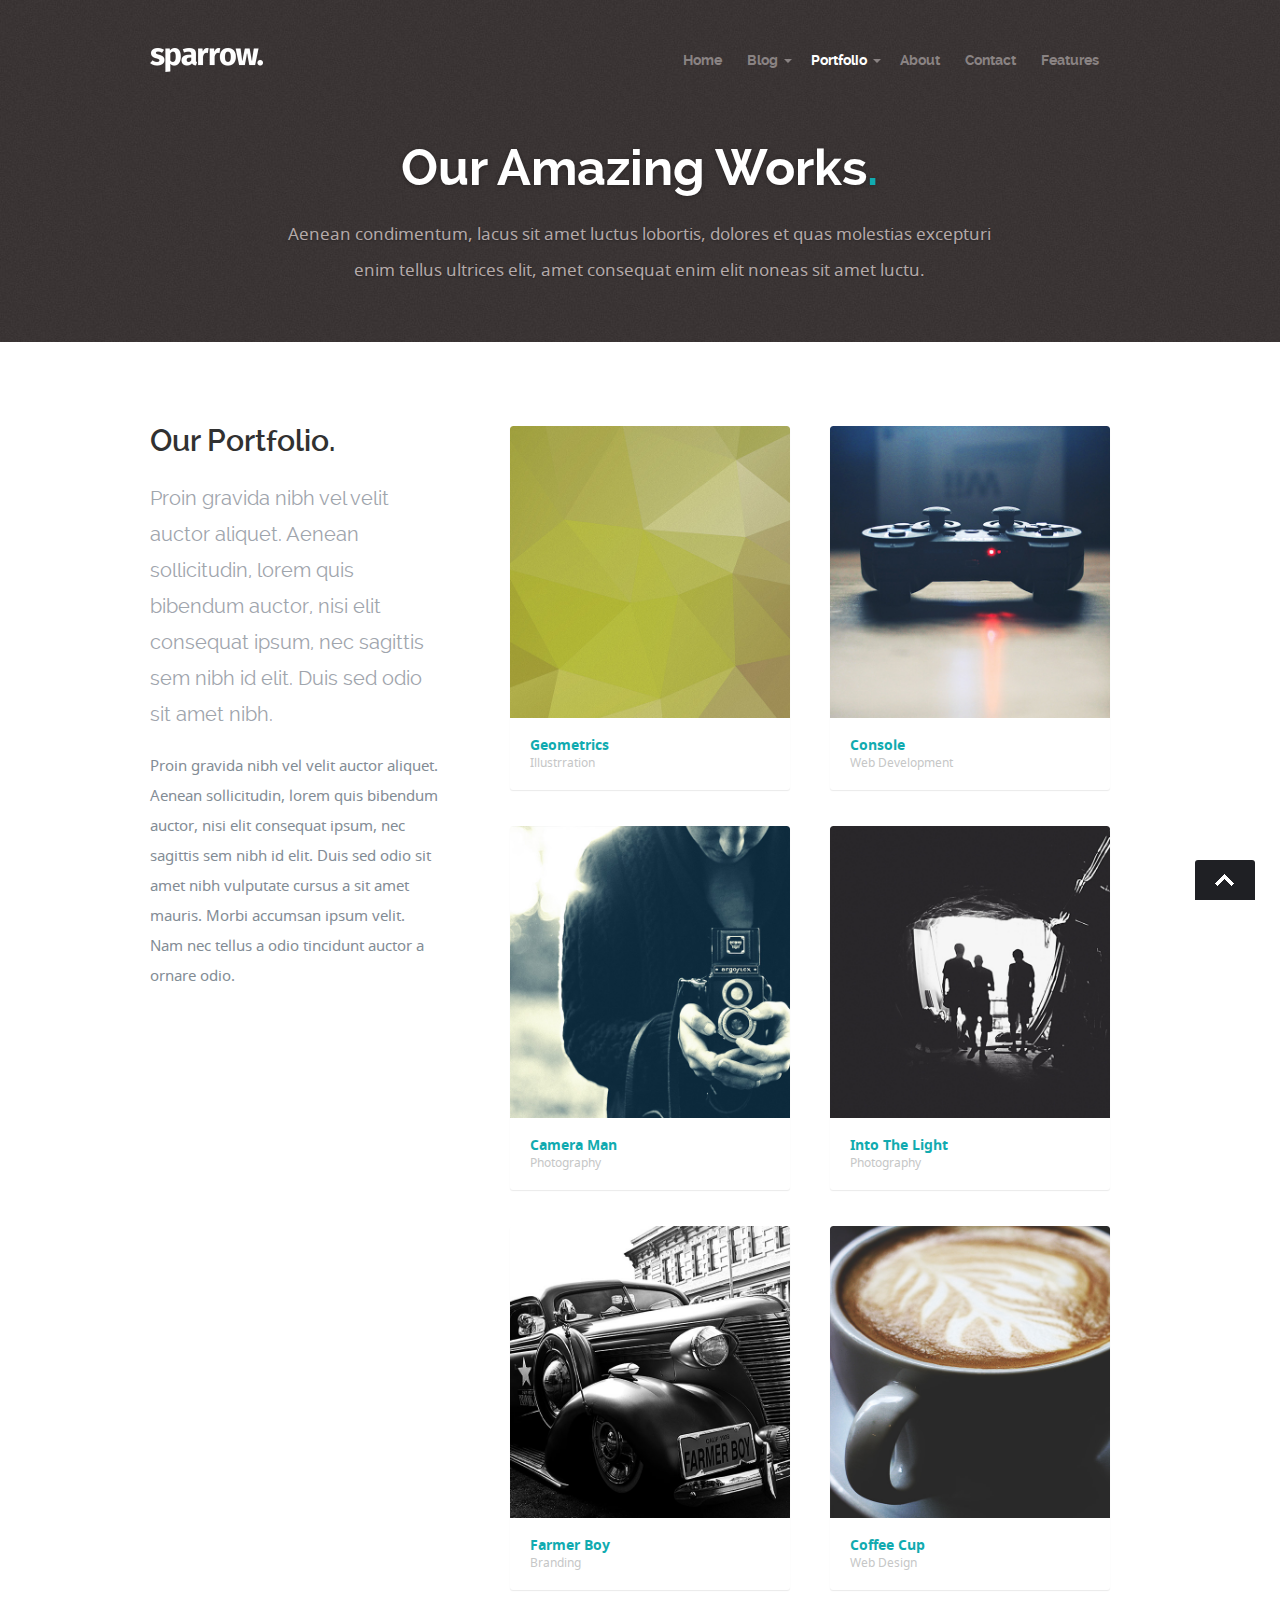
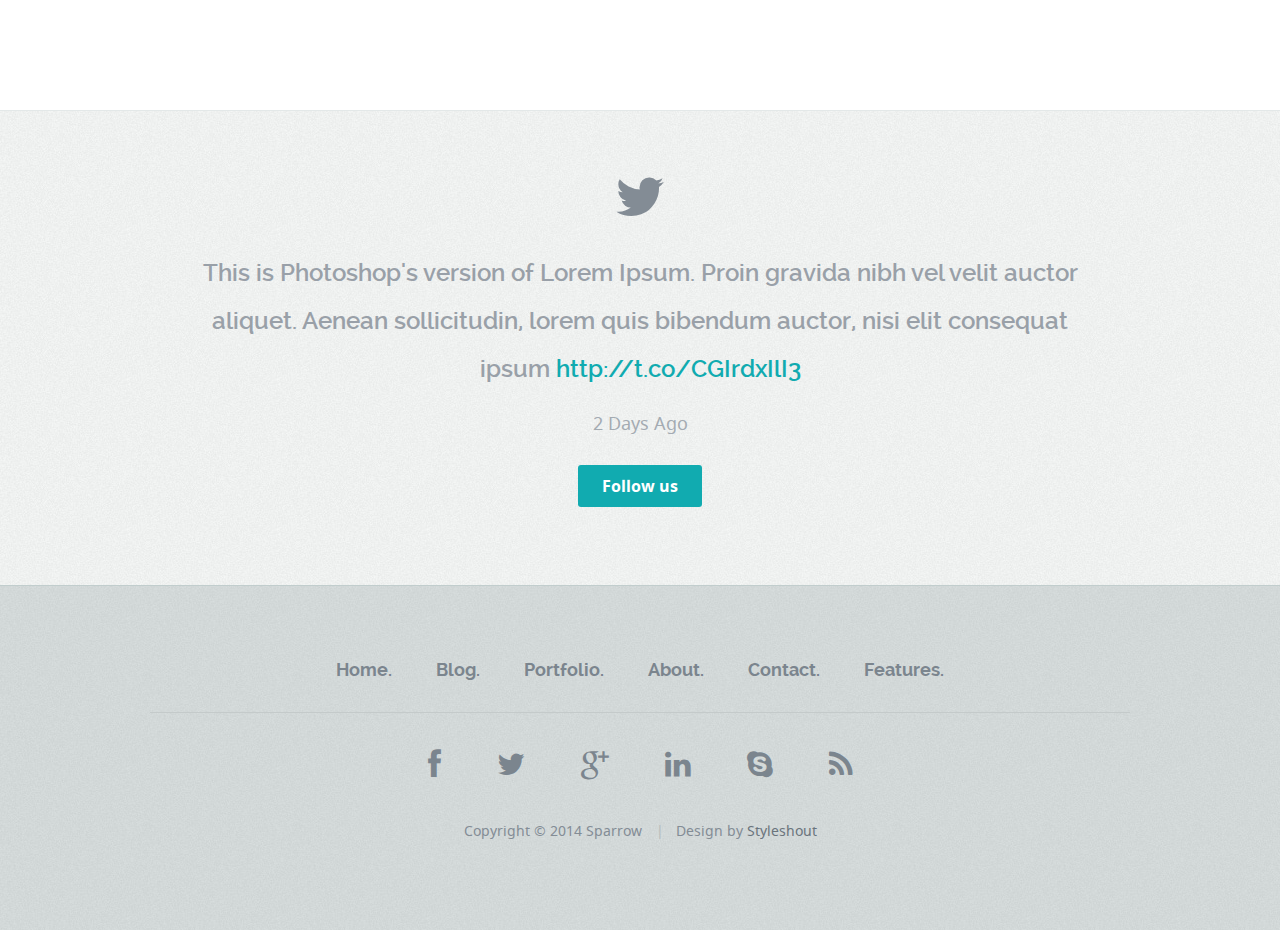
<file: Sparrow101/portfolio-index.html>
<!DOCTYPE html>
<!--[if lt IE 8 ]><html class="no-js ie ie7" lang="en"> <![endif]-->
<!--[if IE 8 ]><html class="no-js ie ie8" lang="en"> <![endif]-->
<!--[if (gte IE 8)|!(IE)]><!--><html class="no-js" lang="en"> <!--<![endif]-->
<head>

   <!--- Basic Page Needs
   ================================================== -->
   <meta charset="utf-8">
	<title>Portfolio | Sparrow</title>
	<meta name="description" content="">
	<meta name="author" content="">

   <!-- Mobile Specific Metas
   ================================================== -->
	<meta name="viewport" content="width=device-width, initial-scale=1, maximum-scale=1">

	<!-- CSS
    ================================================== -->
   <link rel="stylesheet" href="css/default.css">
	<link rel="stylesheet" href="css/layout.css">
   <link rel="stylesheet" href="css/media-queries.css">

   <!-- Script
   ================================================== -->
	<script src="js/modernizr.js"></script>

   <!-- Favicons
	================================================== -->
	<link rel="shortcut icon" href="favicon.ico" >

</head>

<body>

   <!-- Header
   ================================================== -->
   <header>

      <div class="row">

         <div class="twelve columns">

            <div class="logo">
               <a href="#"><img alt="" src="images/logo.png"></a>
            </div>

            <nav id="nav-wrap">

               <a class="mobile-btn" href="#nav-wrap" title="Show navigation">Show navigation</a>
	            <a class="mobile-btn" href="#" title="Hide navigation">Hide navigation</a>

               <ul id="nav" class="nav">

	               <li><a href="index.html">Home</a></li>
	               <li><span><a href="blog.html">Blog</a></span>
                     <ul>
                        <li><a href="blog.html">Blog Index</a></li>
                        <li><a href="single.html">Post</a></li>
                     </ul>
                  </li>
                  <li class="current"><span><a href="portfolio-index.html">Portfolio</a></span>
                     <ul>
                        <li><a href="portfolio-index.html">Portfolio Index</a></li>
                        <li><a href="portfolio.html">Portfolio Entry</a></li>
                     </ul>
                  </li>
	               <li><a href="about.html">About</a></li>
                  <li><a href="contact.html">Contact</a></li>
                  <li><a href="styles.html">Features</a></li>

               </ul> <!-- end #nav -->

            </nav> <!-- end #nav-wrap -->

         </div>

      </div>

   </header> <!-- Header End -->

   <!-- Page Title
   ================================================== -->
   <div id="page-title">

      <div class="row">

         <div class="ten columns centered text-center">
            <h1>Our Amazing Works<span>.</span></h1>

            <p>Aenean condimentum, lacus sit amet luctus lobortis, dolores et quas molestias excepturi
            enim tellus ultrices elit, amet consequat enim elit noneas sit amet luctu. </p>
         </div>

      </div>

   </div> <!-- Page Title End-->

   <!-- Content
   ================================================== -->
   <div class="content-outer">

      <div id="page-content" class="row portfolio">

         <section class="entry cf">

            <div id="secondary"  class="four columns entry-details">

               <h1>Our Portfolio.</h1>

               <p class="lead">Proin gravida nibh vel velit auctor aliquet. Aenean sollicitudin, lorem quis bibendum auctor,
               nisi elit consequat ipsum, nec sagittis sem nibh id elit. Duis sed odio sit amet nibh.</p>

               <p>Proin gravida nibh vel velit auctor aliquet. Aenean sollicitudin, lorem quis bibendum auctor,
               nisi elit consequat ipsum, nec sagittis sem nibh id elit. Duis sed odio sit amet nibh vulputate
               cursus a sit amet mauris. Morbi accumsan ipsum velit. Nam nec tellus a odio tincidunt auctor a
               ornare odio.</p>

            </div> <!-- Secondary End-->

            <div id="primary" class="eight columns portfolio-list">

               <div id="portfolio-wrapper" class="bgrid-halves cf">

          		   <div class="columns portfolio-item first">
                     <div class="item-wrap">
          				   <a href="portfolio.html">
                           <img alt="" src="images/portfolio/geometrics.jpg">
                           <div class="overlay"></div>
                           <div class="link-icon"><i class="fa fa-link"></i></div>
                        </a>
          					<div class="portfolio-item-meta">
          					   <h5><a href="portfolio.html">Geometrics</a></h5>
                           <p>Illustrration</p>
          					</div>
                     </div>
          			</div>

                  <div class="columns portfolio-item">
                     <div class="item-wrap">
          				   <a href="portfolio.html">
                           <img alt="" src="images/portfolio/console.jpg">
                           <div class="overlay"></div>
                           <div class="link-icon"><i class="fa fa-link"></i></div>
                        </a>
          					<div class="portfolio-item-meta">
          					   <h5><a href="portfolio.html">Console</a></h5>
                           <p>Web Development</p>
          					</div>
                     </div>
          			</div>

                  <div class="columns portfolio-item first">
                     <div class="item-wrap">
          				   <a href="portfolio.html">
                           <img alt="" src="images/portfolio/camera-man.jpg">
                           <div class="overlay"></div>
                           <div class="link-icon"><i class="fa fa-link"></i></div>
                        </a>
          					<div class="portfolio-item-meta">
          					   <h5><a href="portfolio.html">Camera Man</a></h5>
                           <p>Photography</p>
          					</div>
                     </div>
          			</div>

                  <div class="columns portfolio-item">
                     <div class="item-wrap">
          				   <a href="portfolio.html">
                           <img alt="" src="images/portfolio/into-the-light.jpg">
                           <div class="overlay"></div>
                           <div class="link-icon"><i class="fa fa-link"></i></div>
                        </a>
          					<div class="portfolio-item-meta">
          					   <h5><a href="portfolio.html">Into The Light</a></h5>
                           <p>Photography</p>
          					</div>
                     </div>
          			</div>

                  <div class="columns portfolio-item first">
                     <div class="item-wrap">
          				   <a href="portfolio.html">
                           <img alt="" src="images/portfolio/farmerboy.jpg">
                           <div class="overlay"></div>
                           <div class="link-icon"><i class="fa fa-link"></i></div>
                        </a>
          					<div class="portfolio-item-meta">
          					   <h5><a href="portfolio.html">Farmer Boy</a></h5>
                           <p>Branding</p>
          					</div>
                     </div>
          			</div>

                  <div class="columns portfolio-item">
                     <div class="item-wrap">
          				   <a href="portfolio.html">
                           <img alt="" src="images/portfolio/coffee-cup.jpg">
                           <div class="overlay"></div>
                           <div class="link-icon"><i class="fa fa-link"></i></div>
                        </a>
          					<div class="portfolio-item-meta">
          					   <h5><a href="portfolio.html">Coffee Cup</a></h5>
                           <p>Web Design</p>
          					</div>
                     </div>
          			</div>

               </div>

            </div> <!-- primary end-->

         </section> <!-- end section -->

      </div> <!-- #page-content end-->

   </div> <!-- content End-->

   <!-- Tweets Section
   ================================================== -->
   <section id="tweets">

      <div class="row">

         <div class="tweeter-icon align-center">
            <i class="fa fa-twitter"></i>
         </div>

         <ul id="twitter" class="align-center">
            <li>
               <span>
               This is Photoshop's version  of Lorem Ipsum. Proin gravida nibh vel velit auctor aliquet.
               Aenean sollicitudin, lorem quis bibendum auctor, nisi elit consequat ipsum
               <a href="#">http://t.co/CGIrdxIlI3</a>
               </span>
               <b><a href="#">2 Days Ago</a></b>
            </li>
            <!--
            <li>
               <span>
               This is Photoshop's version  of Lorem Ipsum. Proin gravida nibh vel velit auctor aliquet.
               Aenean sollicitudin, lorem quis bibendum auctor, nisi elit consequat ipsum
               <a href="#">http://t.co/CGIrdxIlI3</a>
               </span>
               <b><a href="#">3 Days Ago</a></b>
            </li>
            -->
         </ul>

         <p class="align-center"><a href="#" class="button">Follow us</a></p>

      </div>

   </section> <!-- Tweet Section End-->

   <!-- footer
   ================================================== -->
   <footer>

      <div class="row">

         <div class="twelve columns">

            <ul class="footer-nav">
					<li><a href="#">Home.</a></li>
              	<li><a href="#">Blog.</a></li>
              	<li><a href="#">Portfolio.</a></li>
              	<li><a href="#">About.</a></li>
              	<li><a href="#">Contact.</a></li>
               <li><a href="#">Features.</a></li>
			   </ul>

            <ul class="footer-social">
               <li><a href="#"><i class="fa fa-facebook"></i></a></li>
               <li><a href="#"><i class="fa fa-twitter"></i></a></li>
               <li><a href="#"><i class="fa fa-google-plus"></i></a></li>
               <li><a href="#"><i class="fa fa-linkedin"></i></a></li>
               <li><a href="#"><i class="fa fa-skype"></i></a></li>
               <li><a href="#"><i class="fa fa-rss"></i></a></li>
            </ul>

            <ul class="copyright">
               <li>Copyright &copy; 2014 Sparrow</li> 
               <li>Design by <a href="http://www.styleshout.com/">Styleshout</a></li>               
            </ul>

         </div>

         <div id="go-top" style="display: block;"><a title="Back to Top" href="#">Go To Top</a></div>

      </div>

   </footer> <!-- Footer End-->

   <!-- Java Script
   ================================================== -->
   <script src="http://ajax.googleapis.com/ajax/libs/jquery/1.10.2/jquery.min.js"></script>
   <script>window.jQuery || document.write('<script src="js/jquery-1.10.2.min.js"><\/script>')</script>
   <script type="text/javascript" src="js/jquery-migrate-1.2.1.min.js"></script>

   <script src="js/jquery.flexslider.js"></script>
   <script src="js/doubletaptogo.js"></script>
   <script src="js/init.js"></script>  

</body>

</html>
</file>
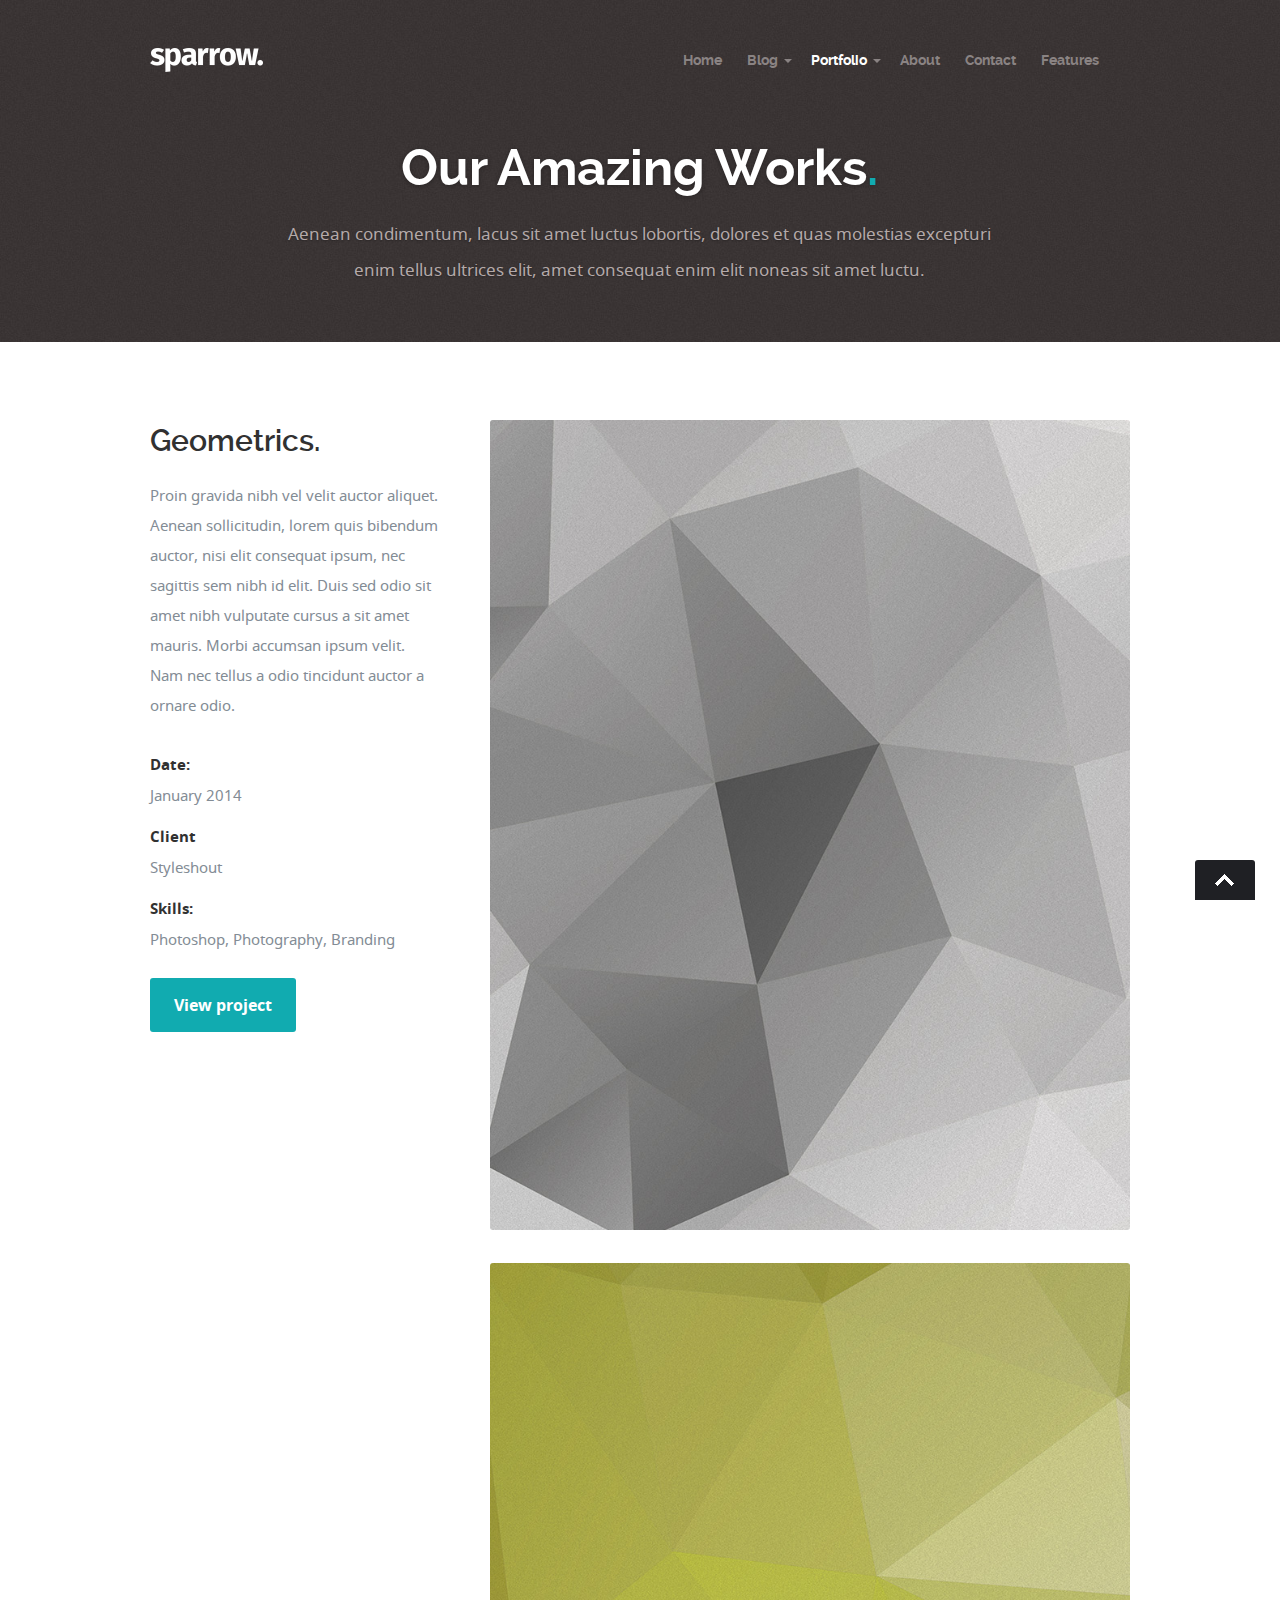
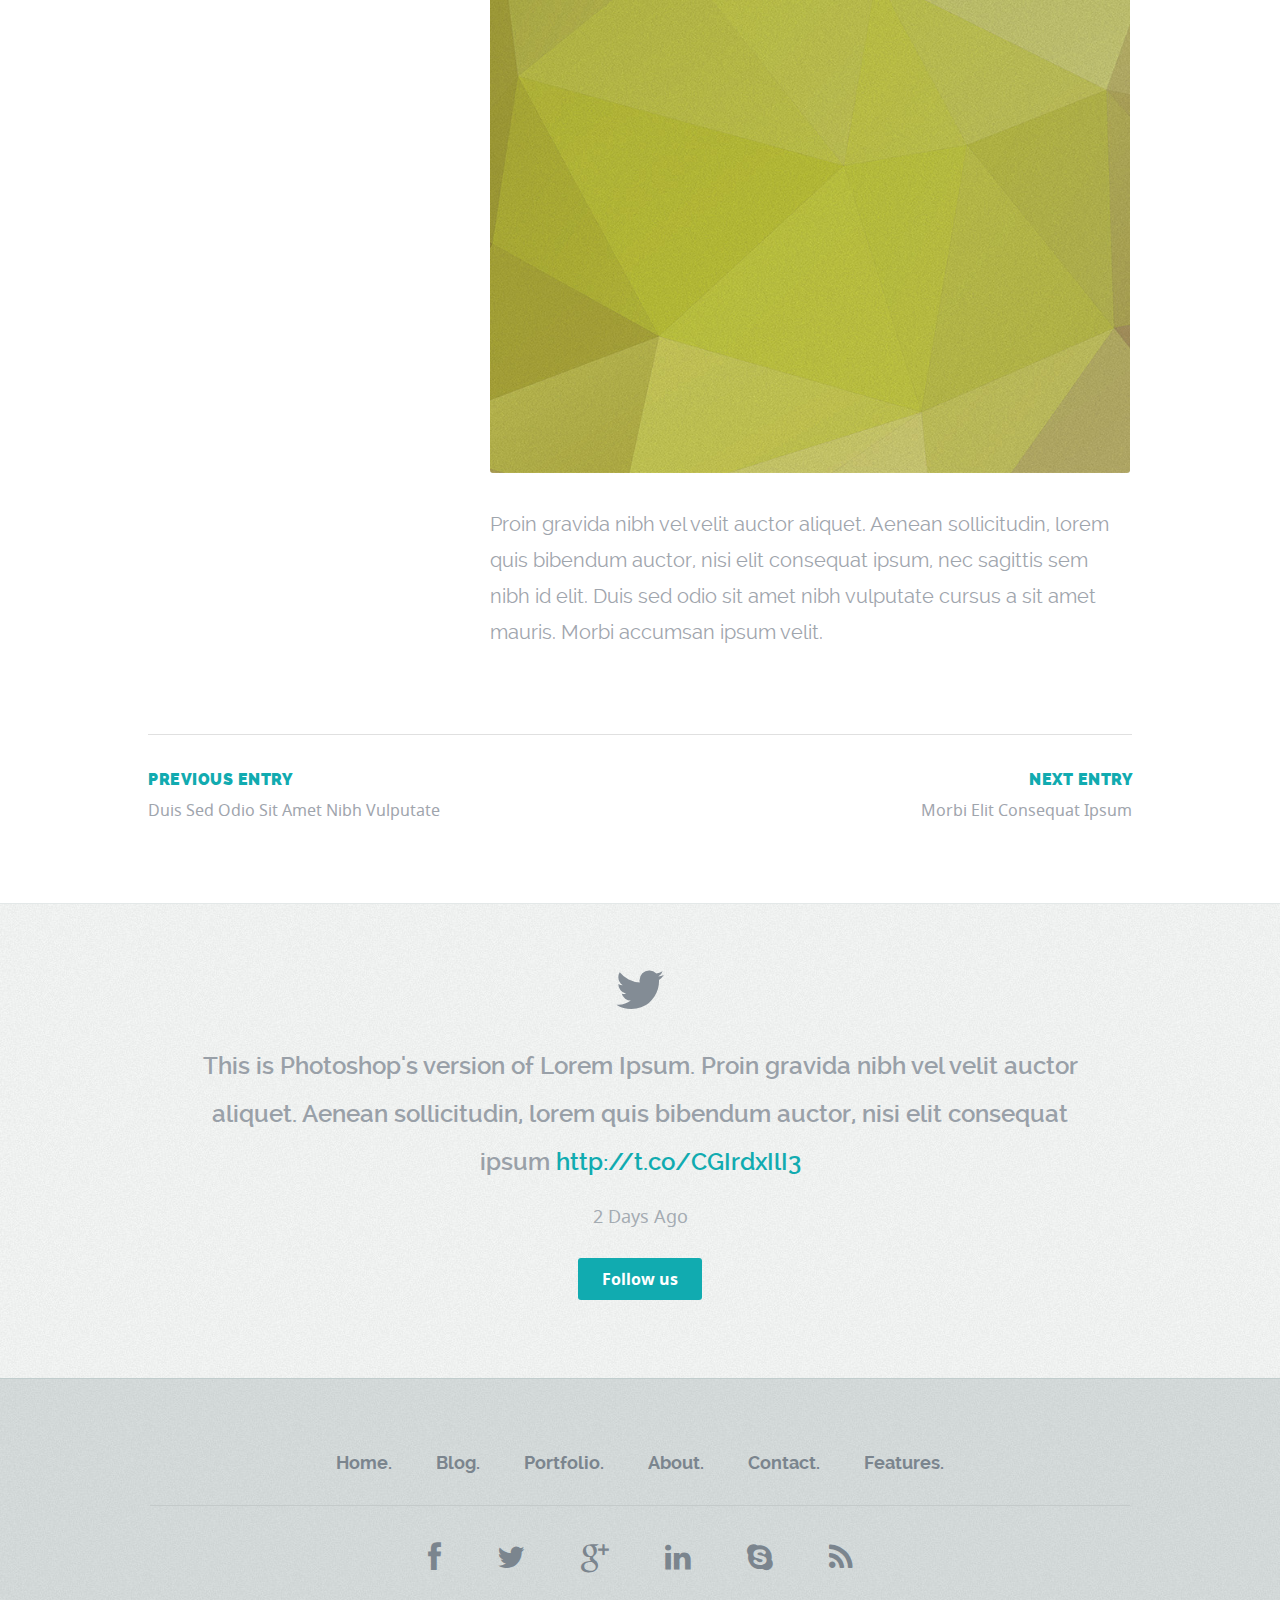
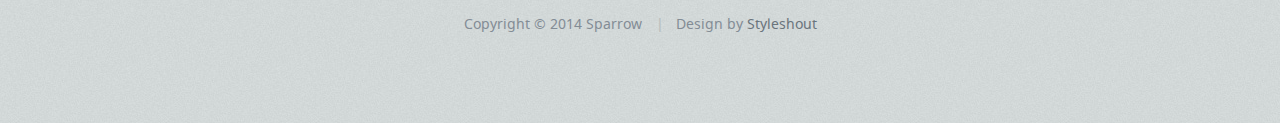
<file: Sparrow101/portfolio.html>
<!DOCTYPE html>
<!--[if lt IE 8 ]><html class="no-js ie ie7" lang="en"> <![endif]-->
<!--[if IE 8 ]><html class="no-js ie ie8" lang="en"> <![endif]-->
<!--[if (gte IE 8)|!(IE)]><!--><html class="no-js" lang="en"> <!--<![endif]-->
<head>

   <!--- Basic Page Needs
   ================================================== -->
   <meta charset="utf-8">
	<title>Portfolio Entry | Sparrow</title>
	<meta name="description" content="">
	<meta name="author" content="">

   <!-- Mobile Specific Metas
   ================================================== -->
	<meta name="viewport" content="width=device-width, initial-scale=1, maximum-scale=1">

	<!-- CSS
    ================================================== -->
   <link rel="stylesheet" href="css/default.css">
	<link rel="stylesheet" href="css/layout.css">
   <link rel="stylesheet" href="css/media-queries.css">

   <!-- Script
   ================================================== -->
	<script src="js/modernizr.js"></script>

   <!-- Favicons
	================================================== -->
	<link rel="shortcut icon" href="favicon.ico" >

</head>

<body>

   <!-- Header
   ================================================== -->
   <header>

      <div class="row">

         <div class="twelve columns">

            <div class="logo">
               <a href="#"><img alt="" src="images/logo.png"></a>
            </div>

            <nav id="nav-wrap">

               <a class="mobile-btn" href="#nav-wrap" title="Show navigation">Show navigation</a>
	            <a class="mobile-btn" href="#" title="Hide navigation">Hide navigation</a>

               <ul id="nav" class="nav">

	               <li><a href="index.html">Home</a></li>
	               <li><span><a href="blog.html">Blog</a></span>
                     <ul>
                        <li><a href="blog.html">Blog Index</a></li>
                        <li><a href="single.html">Post</a></li>
                     </ul>
                  </li>
                  <li class="current"><span><a href="portfolio-index.html">Portfolio</a></span>
                     <ul>
                        <li><a href="portfolio-index.html">Portfolio Index</a></li>
                        <li><a href="portfolio.html">Portfolio Entry</a></li>
                     </ul>
                  </li>
	               <li><a href="about.html">About</a></li>
                  <li><a href="contact.html">Contact</a></li>
                  <li><a href="styles.html">Features</a></li>

               </ul> <!-- end #nav -->

            </nav> <!-- end #nav-wrap -->

         </div>

      </div>

   </header> <!-- Header End -->

   <!-- Page Title
   ================================================== -->
   <div id="page-title">

      <div class="row">

         <div class="ten columns centered text-center">
            <h1>Our Amazing Works<span>.</span></h1>

            <p>Aenean condimentum, lacus sit amet luctus lobortis, dolores et quas molestias excepturi
            enim tellus ultrices elit, amet consequat enim elit noneas sit amet luctu. </p>
         </div>

      </div>

   </div> <!-- Page Title End-->

   <!-- Content
   ================================================== -->
   <div class="content-outer">

      <div id="page-content" class="row portfolio">

         <section class="entry cf">

            <div id="secondary"  class="four columns entry-details">

                  <h1>Geometrics.</h1>

                  <div class="entry-description">

                     <p>Proin gravida nibh vel velit auctor aliquet. Aenean sollicitudin, lorem quis bibendum auctor,
                     nisi elit consequat ipsum, nec sagittis sem nibh id elit. Duis sed odio sit amet nibh vulputate
                     cursus a sit amet mauris. Morbi accumsan ipsum velit. Nam nec tellus a odio tincidunt auctor a
                     ornare odio.</p>

                  </div>

                  <ul class="portfolio-meta-list">
						   <li><span>Date: </span>January 2014</li>
						   <li><span>Client </span>Styleshout</li>
						   <li><span>Skills: </span>Photoshop, Photography, Branding</li>
				      </ul>

                  <a class="button" href="http://behance.net">View project</a>

            </div> <!-- secondary End-->

            <div id="primary" class="eight columns">

               <div class="entry-media">

                  <img src="images/portfolio/entries/geometric-backgrounds-01.jpg" alt="" />

                  <img src="images/portfolio/entries/geometric-backgrounds-02.jpg" alt="" />

               </div>

               <div class="entry-excerpt">

				      <p>Proin gravida nibh vel velit auctor aliquet. Aenean sollicitudin, lorem quis bibendum auctor,
                  nisi elit consequat ipsum, nec sagittis sem nibh id elit. Duis sed odio sit amet nibh vulputate
                  cursus a sit amet mauris. Morbi accumsan ipsum velit. </p>

					</div>

            </div> <!-- primary end-->

         </section> <!-- end section -->

         <ul class="post-nav cf">
			   <li class="prev"><a href="#" rel="prev"><strong>Previous Entry</strong> Duis Sed Odio Sit Amet Nibh Vulputate</a></li>
				<li class="next"><a href="#" rel="next"><strong>Next Entry</strong> Morbi Elit Consequat Ipsum</a></li>
			</ul>

      </div>

   </div> <!-- content End-->

   <!-- Tweets Section
   ================================================== -->
   <section id="tweets">

      <div class="row">

         <div class="tweeter-icon align-center">
            <i class="fa fa-twitter"></i>
         </div>

         <ul id="twitter" class="align-center">
            <li>
               <span>
               This is Photoshop's version  of Lorem Ipsum. Proin gravida nibh vel velit auctor aliquet.
               Aenean sollicitudin, lorem quis bibendum auctor, nisi elit consequat ipsum
               <a href="#">http://t.co/CGIrdxIlI3</a>
               </span>
               <b><a href="#">2 Days Ago</a></b>
            </li>
            <!--
            <li>
               <span>
               This is Photoshop's version  of Lorem Ipsum. Proin gravida nibh vel velit auctor aliquet.
               Aenean sollicitudin, lorem quis bibendum auctor, nisi elit consequat ipsum
               <a href="#">http://t.co/CGIrdxIlI3</a>
               </span>
               <b><a href="#">3 Days Ago</a></b>
            </li>
            -->
         </ul>

         <p class="align-center"><a href="#" class="button">Follow us</a></p>

      </div>

   </section> <!-- Tweet Section End-->

   <!-- footer
   ================================================== -->
   <footer>

      <div class="row">

         <div class="twelve columns">

            <ul class="footer-nav">
					<li><a href="#">Home.</a></li>
              	<li><a href="#">Blog.</a></li>
              	<li><a href="#">Portfolio.</a></li>
              	<li><a href="#">About.</a></li>
              	<li><a href="#">Contact.</a></li>
               <li><a href="#">Features.</a></li>
			   </ul>

            <ul class="footer-social">
               <li><a href="#"><i class="fa fa-facebook"></i></a></li>
               <li><a href="#"><i class="fa fa-twitter"></i></a></li>
               <li><a href="#"><i class="fa fa-google-plus"></i></a></li>
               <li><a href="#"><i class="fa fa-linkedin"></i></a></li>
               <li><a href="#"><i class="fa fa-skype"></i></a></li>
               <li><a href="#"><i class="fa fa-rss"></i></a></li>
            </ul>

            <ul class="copyright">
               <li>Copyright &copy; 2014 Sparrow</li> 
               <li>Design by <a href="http://www.styleshout.com/">Styleshout</a></li>               
            </ul>

         </div>

         <div id="go-top" style="display: block;"><a title="Back to Top" href="#">Go To Top</a></div>

      </div>

   </footer> <!-- Footer End-->

   <!-- Java Script
   ================================================== -->
   <script src="http://ajax.googleapis.com/ajax/libs/jquery/1.10.2/jquery.min.js"></script>
   <script>window.jQuery || document.write('<script src="js/jquery-1.10.2.min.js"><\/script>')</script>
   <script type="text/javascript" src="js/jquery-migrate-1.2.1.min.js"></script>

   <script src="js/jquery.flexslider.js"></script>
   <script src="js/doubletaptogo.js"></script>
   <script src="js/init.js"></script>

</body>

</html>
</file>
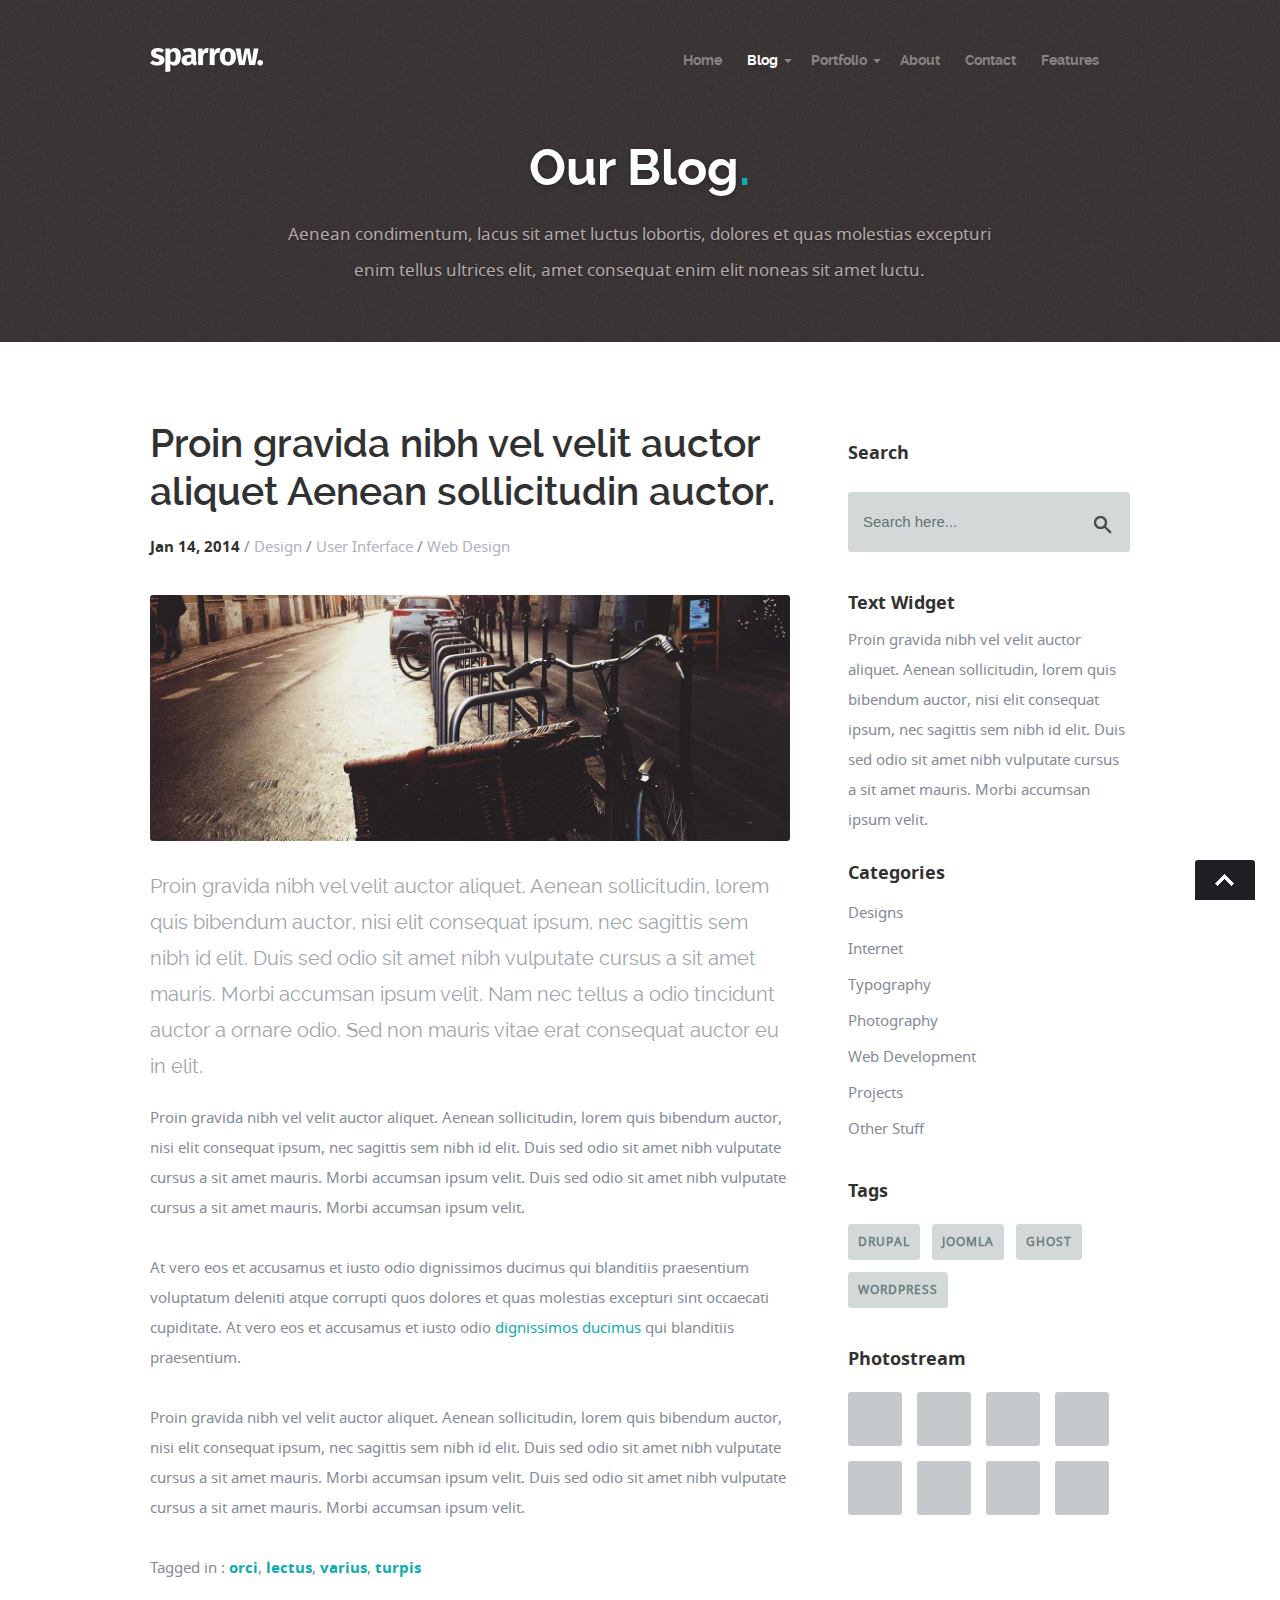
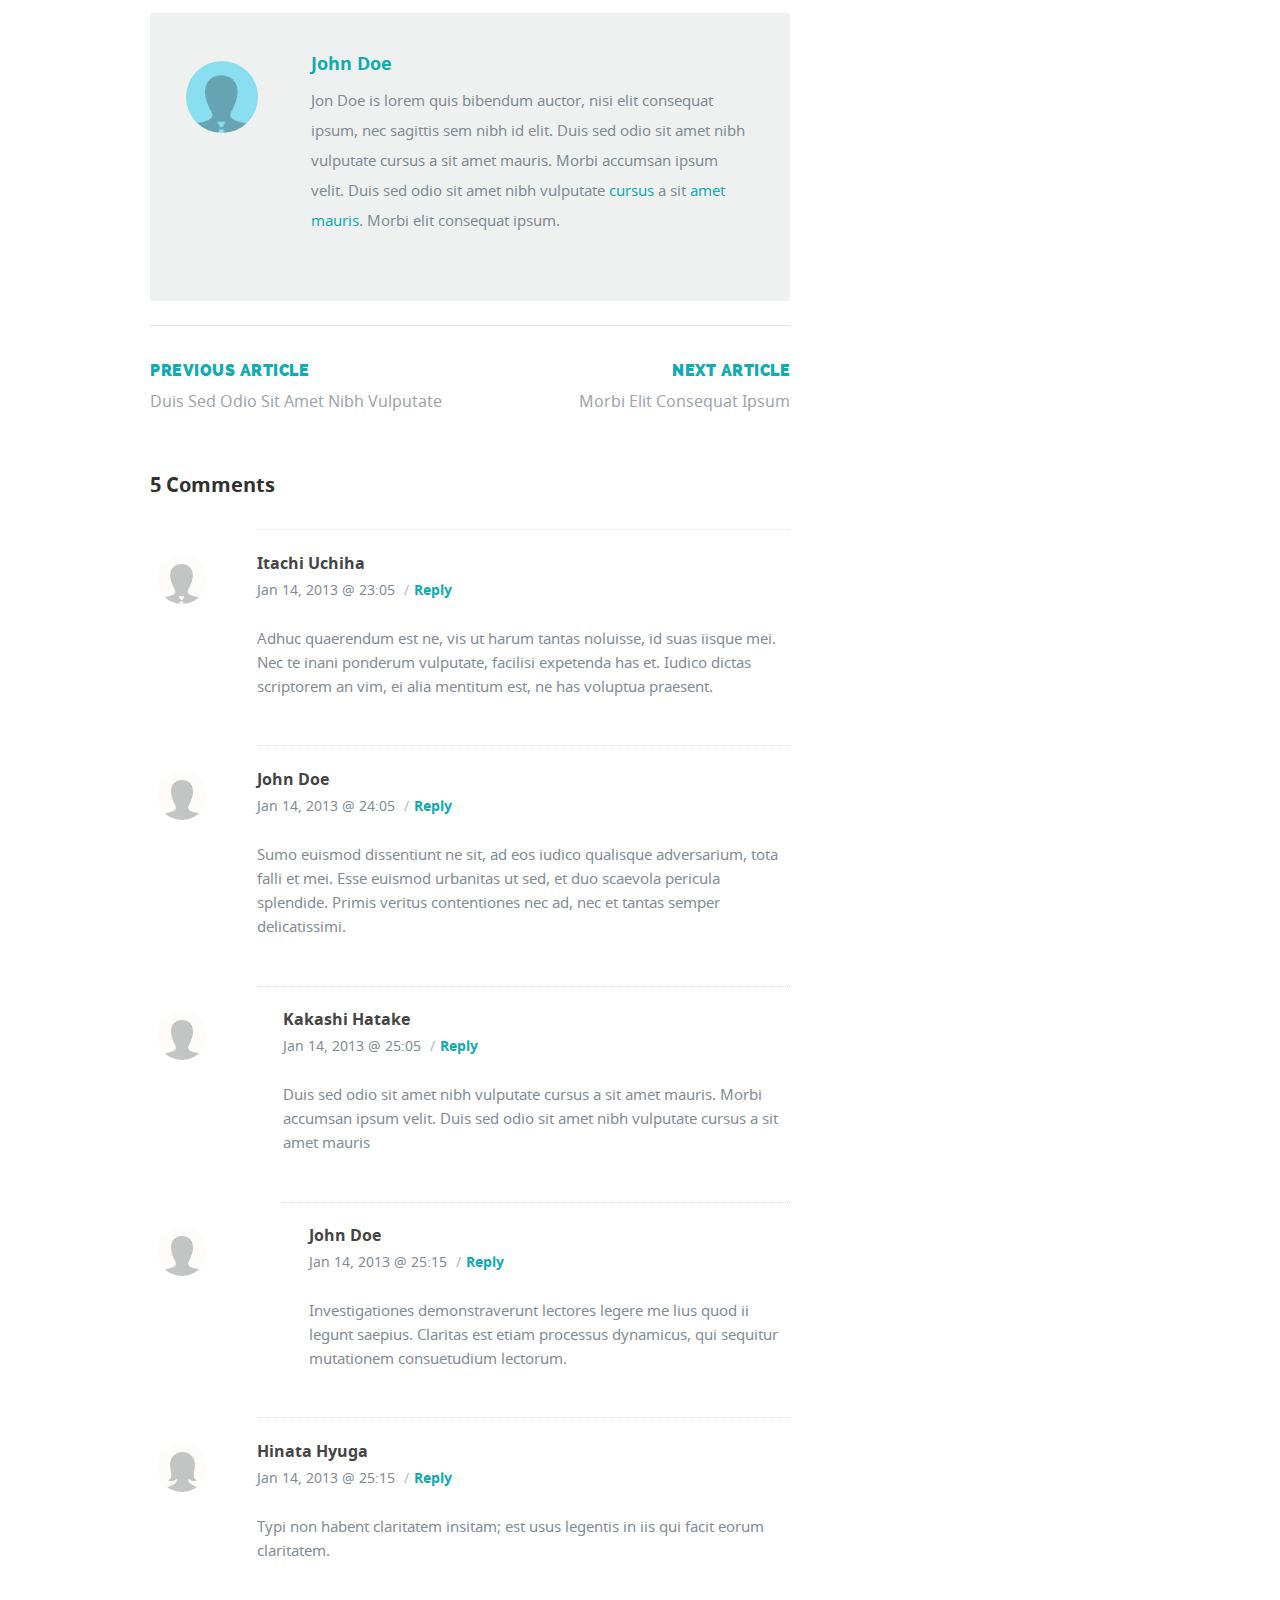
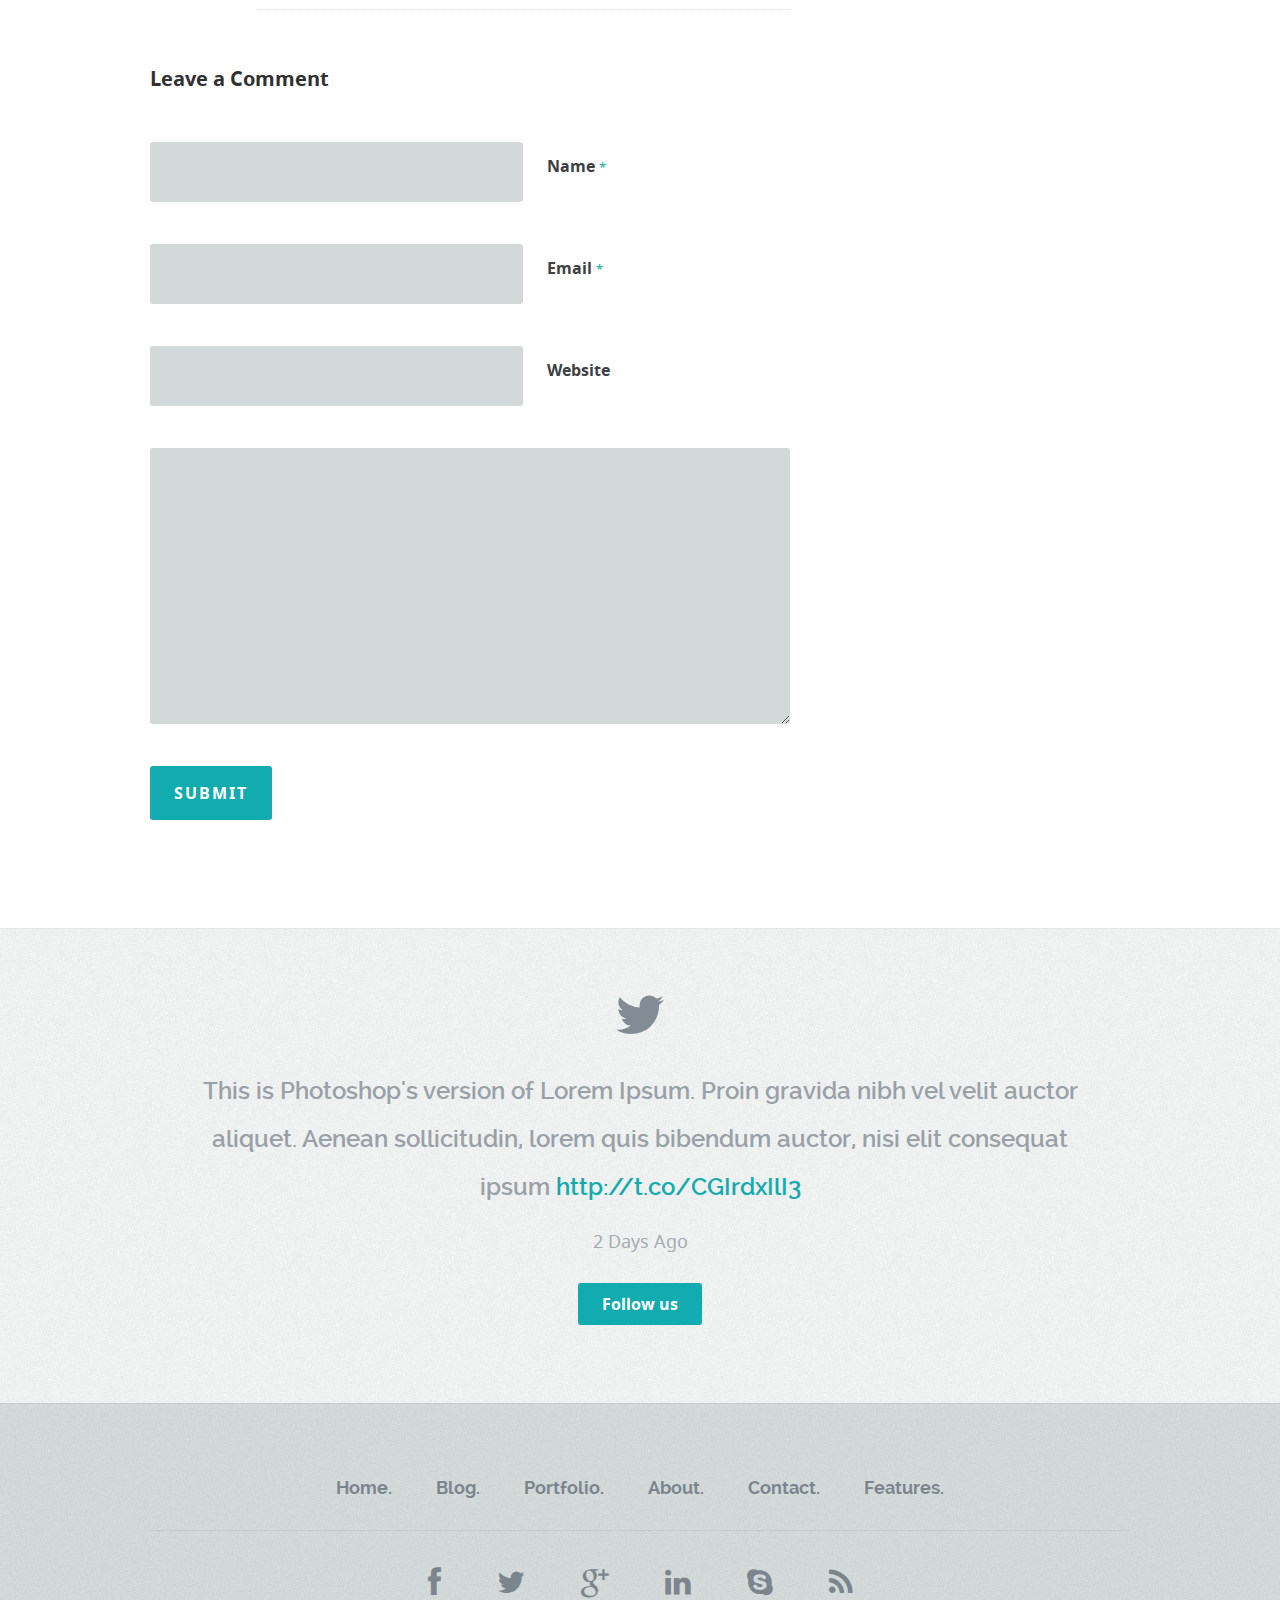
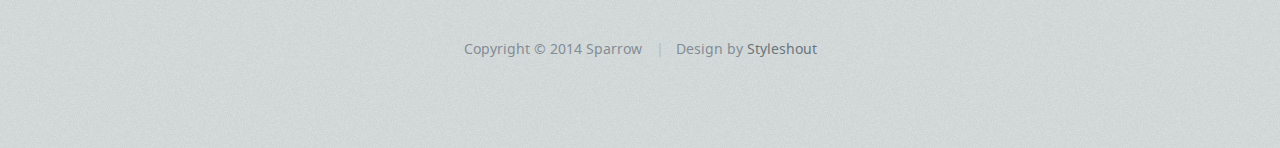
<file: Sparrow101/single.html>
<!DOCTYPE html>
<!--[if lt IE 8 ]><html class="no-js ie ie7" lang="en"> <![endif]-->
<!--[if IE 8 ]><html class="no-js ie ie8" lang="en"> <![endif]-->
<!--[if (gte IE 8)|!(IE)]><!--><html class="no-js" lang="en"> <!--<![endif]-->
<head>

   <!--- Basic Page Needs
   ================================================== -->
   <meta charset="utf-8">
	<title>Blog Post | Sparrow</title>
	<meta name="description" content="">
	<meta name="author" content="">

   <!-- Mobile Specific Metas
   ================================================== -->
	<meta name="viewport" content="width=device-width, initial-scale=1, maximum-scale=1">

	<!-- CSS
    ================================================== -->
   <link rel="stylesheet" href="css/default.css">
	<link rel="stylesheet" href="css/layout.css">
   <link rel="stylesheet" href="css/media-queries.css">

   <!-- Script
   ================================================== -->
	<script src="js/modernizr.js"></script>

   <!-- Favicons
	================================================== -->
	<link rel="shortcut icon" href="favicon.ico" >

</head>

<body>

   <!-- Header
   ================================================== -->
   <header>

      <div class="row">

         <div class="twelve columns">

            <div class="logo">
               <a href="index.html"><img alt="" src="images/logo.png"></a>
            </div>

            <nav id="nav-wrap">

               <a class="mobile-btn" href="#nav-wrap" title="Show navigation">Show navigation</a>
	            <a class="mobile-btn" href="#" title="Hide navigation">Hide navigation</a>

               <ul id="nav" class="nav">

	               <li><a href="index.html">Home</a></li>
	               <li class="current"><span><a href="blog.html">Blog</a></span>
                     <ul>
                        <li><a href="blog.html">Blog Index</a></li>
                        <li><a href="single.html">Post</a></li>
                     </ul>
                  </li>
                  <li><span><a href="portfolio-index.html">Portfolio</a></span>
                     <ul>
                        <li><a href="portfolio-index.html">Portfolio Index</a></li>
                        <li><a href="portfolio.html">Portfolio Entry</a></li>
                     </ul>
                  </li>
	               <li><a href="about.html">About</a></li>
                  <li><a href="contact.html">Contact</a></li>
                  <li><a href="styles.html">Features</a></li>

               </ul> <!-- end #nav -->

            </nav> <!-- end #nav-wrap -->

         </div>

      </div>

   </header> <!-- Header End -->

   <!-- Page Title
   ================================================== -->
   <div id="page-title">

      <div class="row">

         <div class="ten columns centered text-center">
            <h1>Our Blog<span>.</span></h1>

            <p>Aenean condimentum, lacus sit amet luctus lobortis, dolores et quas molestias excepturi
            enim tellus ultrices elit, amet consequat enim elit noneas sit amet luctu. </p>
         </div>

      </div>

   </div> <!-- Page Title End-->

   <!-- Content
   ================================================== -->
   <div class="content-outer">

      <div id="page-content" class="row">

         <div id="primary" class="eight columns">

            <article class="post">

               <div class="entry-header cf">

                  <h1>Proin gravida nibh vel velit auctor aliquet Aenean sollicitudin auctor.</h1>

                  <p class="post-meta">

                     <time class="date" datetime="2014-01-14T11:24">Jan 14, 2014</time>
                     /
                     <span class="categories">
                     <a href="#">Design</a> /
                     <a href="#">User Inferface</a> /
                     <a href="#">Web Design</a>
                     </span>

                  </p>

               </div>

               <div class="post-thumb">
                  <img src="images/post-image/post-image-1300x500-01.jpg" alt="post-image" title="post-image">
               </div>

               <div class="post-content">

                  <p class="lead">Proin gravida nibh vel velit auctor aliquet. Aenean sollicitudin, lorem quis bibendum auctor,
                  nisi elit consequat ipsum, nec sagittis sem nibh id elit. Duis sed odio sit amet nibh vulputate
                  cursus a sit amet mauris. Morbi accumsan ipsum velit. Nam nec tellus a odio tincidunt auctor a
                  ornare odio. Sed non  mauris vitae erat consequat auctor eu in elit. </p>

                  <p>Proin gravida nibh vel velit auctor aliquet. Aenean sollicitudin, lorem quis bibendum auctor,
                  nisi elit consequat ipsum, nec sagittis sem nibh id elit. Duis sed odio sit amet nibh vulputate
                  cursus a sit amet mauris. Morbi accumsan ipsum velit. Duis sed odio sit amet nibh vulputate
                  cursus a sit amet mauris. Morbi accumsan ipsum velit.</p>

                  <p>At vero eos et accusamus et iusto odio dignissimos ducimus qui blanditiis praesentium voluptatum
                  deleniti atque corrupti quos dolores et quas molestias excepturi sint occaecati cupiditate.
                  At vero eos et accusamus et iusto odio <a href="#">dignissimos ducimus</a> qui blanditiis praesentium.</p>

                  <p>Proin gravida nibh vel velit auctor aliquet. Aenean sollicitudin, lorem quis bibendum auctor,
                  nisi elit consequat ipsum, nec sagittis sem nibh id elit. Duis sed odio sit amet nibh vulputate
                  cursus a sit amet mauris. Morbi accumsan ipsum velit. Duis sed odio sit amet nibh vulputate
                  cursus a sit amet mauris. Morbi accumsan ipsum velit.</p>

                  <p class="tags">
  			            <span>Tagged in </span>:
  				         <a href="#">orci</a>, <a href="#">lectus</a>, <a href="#">varius</a>, <a href="#">turpis</a>
  			         </p>

                  <div class="bio cf">

                     <div class="gravatar">
                        <img src="images/author-img.png" alt="">
                     </div>
                     <div class="about">
                        <h5><a title="Posts by John Doe" href="#" rel="author">John Doe</a></h5>
                        <p>Jon Doe is lorem quis bibendum auctor, nisi elit consequat ipsum, nec sagittis sem nibh id elit. Duis sed odio sit amet nibh vulputate
                        cursus a sit amet mauris. Morbi accumsan ipsum velit. Duis sed odio sit amet nibh vulputate
                        <a href="#">cursus</a> a sit <a href="#">amet mauris</a>. Morbi elit consequat ipsum.</p>
                     </div>

                  </div>

                  <ul class="post-nav cf">
  			            <li class="prev"><a rel="prev" href="#"><strong>Previous Article</strong> Duis Sed Odio Sit Amet Nibh Vulputate</a></li>
  				         <li class="next"><a rel="next" href="#"><strong>Next Article</strong> Morbi Elit Consequat Ipsum</a></li>
  			         </ul>

               </div>

            </article> <!-- post end -->

            <!-- Comments
            ================================================== -->
            <div id="comments">

               <h3>5 Comments</h3>

               <!-- commentlist -->
               <ol class="commentlist">

                  <li class="depth-1">

                     <div class="avatar">
                        <img width="50" height="50" class="avatar" src="images/user-01.png" alt="">
                     </div>

                     <div class="comment-info">
                        <cite>Itachi Uchiha</cite>

                        <div class="comment-meta">
                           <time class="comment-time" datetime="2014-01-14T23:05">Jan 14, 2013 @ 23:05</time>
                           <span class="sep">/</span><a class="reply" href="#">Reply</a>
                        </div>
                     </div>

                     <div class="comment-text">
                        <p>Adhuc quaerendum est ne, vis ut harum tantas noluisse, id suas iisque mei. Nec te inani ponderum vulputate,
                        facilisi expetenda has et. Iudico dictas scriptorem an vim, ei alia mentitum est, ne has voluptua praesent.</p>
                     </div>

                  </li>

                  <li class="thread-alt depth-1">

                     <div class="avatar">
                        <img width="50" height="50" class="avatar" src="images/user-03.png" alt="">
                     </div>

                     <div class="comment-info">
                        <cite>John Doe</cite>

                        <div class="comment-meta">
                           <time class="comment-time" datetime="2014-01-14T24:05">Jan 14, 2013 @ 24:05</time>
                           <span class="sep">/</span><a class="reply" href="#">Reply</a>
                        </div>
                     </div>

                     <div class="comment-text">
                        <p>Sumo euismod dissentiunt ne sit, ad eos iudico qualisque adversarium, tota falli et mei. Esse euismod
                        urbanitas ut sed, et duo scaevola pericula splendide. Primis veritus contentiones nec ad, nec et
                        tantas semper delicatissimi.</p>
                     </div>

                     <ul class="children">

                        <li class="depth-2">

                           <div class="avatar">
                              <img width="50" height="50" class="avatar" src="images/user-03.png" alt="">
                           </div>

                           <div class="comment-info">
                              <cite>Kakashi Hatake</cite>

                              <div class="comment-meta">
                                 <time class="comment-time" datetime="2014-01-14T25:05">Jan 14, 2013 @ 25:05</time>
                                 <span class="sep">/</span><a class="reply" href="#">Reply</a>
                              </div>
                           </div>

                           <div class="comment-text">
                              <p>Duis sed odio sit amet nibh vulputate
                              cursus a sit amet mauris. Morbi accumsan ipsum velit. Duis sed odio sit amet nibh vulputate
                              cursus a sit amet mauris</p>
                           </div>

                           <ul class="children">

                              <li class="depth-3">

                                 <div class="avatar">
                                    <img width="50" height="50" class="avatar" src="images/user-03.png" alt="">
                                 </div>

                                 <div class="comment-info">
                                    <cite>John Doe</cite>

                                    <div class="comment-meta">
                                       <time class="comment-time" datetime="2014-01-14T25:15">Jan 14, 2013 @ 25:15</time>
                                       <span class="sep">/</span><a class="reply" href="#">Reply</a>
                                    </div>
                                 </div>

                                 <div class="comment-text">
                                    <p>Investigationes demonstraverunt lectores legere me lius quod ii legunt saepius. Claritas est
                                    etiam processus dynamicus, qui sequitur mutationem consuetudium lectorum.</p>
                                 </div>

                              </li>

                           </ul>

                        </li>

                     </ul>

                  </li>

                  <li class="depth-1">

                     <div class="avatar">
                        <img width="50" height="50" class="avatar" src="images/user-02.png" alt="">
                     </div>

                     <div class="comment-info">
                        <cite>Hinata Hyuga</cite>

                        <div class="comment-meta">
                           <time class="comment-time" datetime="2014-01-14T25:15">Jan 14, 2013 @ 25:15</time>
                           <span class="sep">/</span><a class="reply" href="#">Reply</a>
                        </div>
                     </div>

                     <div class="comment-text">
                        <p>Typi non habent claritatem insitam; est usus legentis in iis qui facit eorum claritatem.</p>
                     </div>

                  </li>

               </ol> <!-- Commentlist End -->


               <!-- respond -->
               <div class="respond">

                  <h3>Leave a Comment</h3>

                  <!-- form -->
                  <form name="contactForm" id="contactForm" method="post" action="">
  					   <fieldset>

                     <div class="cf">
  						      <label for="cName">Name <span class="required">*</span></label>
  						      <input name="cName" type="text" id="cName" size="35" value="" />
                     </div>

                     <div class="cf">
  						      <label for="cEmail">Email <span class="required">*</span></label>
  						      <input name="cEmail" type="text" id="cEmail" size="35" value="" />
                     </div>

                     <div class="cf">
  						      <label for="cWebsite">Website</label>
  						      <input name="cWebsite" type="text" id="cWebsite" size="35" value="" />
                     </div>

                     <div class="message cf">
                        <label  for="cMessage">Message <span class="required">*</span></label>
                        <textarea name="cMessage"  id="cMessage" rows="10" cols="50" ></textarea>
                     </div>

                     <button type="submit" class="submit">Submit</button>

  					   </fieldset>
  				      </form> <!-- Form End -->

               </div> <!-- Respond End -->

            </div>  <!-- Comments End -->

         </div>

         <div id="secondary" class="four columns end">

            <aside id="sidebar">

               <div class="widget widget_search">
                  <h5>Search</h5>
                  <form action="#">

                     <input class="text-search" type="text" onfocus="if (this.value == 'Search here...') { this.value = ''; }" onblur="if(this.value == '') { this.value = 'Search here...'; }" value="Search here...">
                     <input type="submit" class="submit-search" value="">

                  </form>
               </div>

               <div class="widget widget_text">
                  <h5 class="widget-title">Text Widget</h5>
                  <div class="textwidget">Proin gravida nibh vel velit auctor aliquet.
                  Aenean sollicitudin, lorem quis bibendum auctor, nisi elit consequat ipsum,
                  nec sagittis sem nibh id elit. Duis sed odio sit amet nibh vulputate cursus
                  a sit amet mauris. Morbi accumsan ipsum velit. </div>
		         </div>

               <div class="widget widget_categories">
                  <h5 class="widget-title">Categories</h5>
                  <ul class="link-list cf">
                     <li><a href="#">Designs</a></li>
                     <li><a href="#">Internet</a></li>
                     <li><a href="#">Typography</a></li>
                     <li><a href="#">Photography</a></li>
                     <li><a href="#">Web Development</a></li>
                     <li><a href="#">Projects</a></li>
                     <li><a href="#">Other Stuff</a></li>
                  </ul>
               </div>

               <div class="widget widget_tag_cloud">
                  <h5 class="widget-title">Tags</h5>
                  <div class="tagcloud cf">
                     <a href="#">drupal</a>
                     <a href="#">joomla</a>
                     <a href="#">ghost</a>
                     <a href="#">wordpress</a>
                  </div>
               </div>

               <div class="widget widget_photostream">
                  <h5>Photostream</h5>
                  <ul class="photostream cf">
                     <li><a href="#"><img src="images/thumb.jpg" alt="thumbnail"></a></li>
                     <li><a href="#"><img src="images/thumb.jpg" alt="thumbnail"></a></li>
                     <li><a href="#"><img src="images/thumb.jpg" alt="thumbnail"></a></li>
                     <li><a href="#"><img src="images/thumb.jpg" alt="thumbnail"></a></li>
                     <li><a href="#"><img src="images/thumb.jpg" alt="thumbnail"></a></li>
                     <li><a href="#"><img src="images/thumb.jpg" alt="thumbnail"></a></li>
                     <li><a href="#"><img src="images/thumb.jpg" alt="thumbnail"></a></li>
                     <li><a href="#"><img src="images/thumb.jpg" alt="thumbnail"></a></li>
                  </ul>
	            </div>

            </aside> <!-- Sidebar End -->

         </div> <!-- Comments End -->

      </div>

   </div> <!-- Content End-->

   <!-- Tweets Section
   ================================================== -->
   <section id="tweets">

      <div class="row">

         <div class="tweeter-icon align-center">
            <i class="fa fa-twitter"></i>
         </div>

         <ul id="twitter" class="align-center">
            <li>
               <span>
               This is Photoshop's version  of Lorem Ipsum. Proin gravida nibh vel velit auctor aliquet.
               Aenean sollicitudin, lorem quis bibendum auctor, nisi elit consequat ipsum
               <a href="#">http://t.co/CGIrdxIlI3</a>
               </span>
               <b><a href="#">2 Days Ago</a></b>
            </li>
            <!--
            <li>
               <span>
               This is Photoshop's version  of Lorem Ipsum. Proin gravida nibh vel velit auctor aliquet.
               Aenean sollicitudin, lorem quis bibendum auctor, nisi elit consequat ipsum
               <a href="#">http://t.co/CGIrdxIlI3</a>
               </span>
               <b><a href="#">3 Days Ago</a></b>
            </li>
            -->
         </ul>

         <p class="align-center"><a href="#" class="button">Follow us</a></p>

      </div>

   </section> <!-- Tweet Section End-->

   <!-- footer
   ================================================== -->
   <footer>

      <div class="row">

         <div class="twelve columns">

            <ul class="footer-nav">
					<li><a href="#">Home.</a></li>
              	<li><a href="#">Blog.</a></li>
              	<li><a href="#">Portfolio.</a></li>
              	<li><a href="#">About.</a></li>
              	<li><a href="#">Contact.</a></li>
               <li><a href="#">Features.</a></li>
			   </ul>

            <ul class="footer-social">
               <li><a href="#"><i class="fa fa-facebook"></i></a></li>
               <li><a href="#"><i class="fa fa-twitter"></i></a></li>
               <li><a href="#"><i class="fa fa-google-plus"></i></a></li>
               <li><a href="#"><i class="fa fa-linkedin"></i></a></li>
               <li><a href="#"><i class="fa fa-skype"></i></a></li>
               <li><a href="#"><i class="fa fa-rss"></i></a></li>
            </ul>

            <ul class="copyright">
               <li>Copyright &copy; 2014 Sparrow</li> 
               <li>Design by <a href="http://www.styleshout.com/">Styleshout</a></li>               
            </ul>

         </div>

         <div id="go-top" style="display: block;"><a title="Back to Top" href="#">Go To Top</a></div>

      </div>

   </footer> <!-- Footer End-->

   <!-- Java Script
   ================================================== -->
   <script src="http://ajax.googleapis.com/ajax/libs/jquery/1.10.2/jquery.min.js"></script>
   <script>window.jQuery || document.write('<script src="js/jquery-1.10.2.min.js"><\/script>')</script>
   <script type="text/javascript" src="js/jquery-migrate-1.2.1.min.js"></script>

   <script src="js/jquery.flexslider.js"></script>
   <script src="js/doubletaptogo.js"></script>
   <script src="js/init.js"></script>

</body>

</html>
</file>
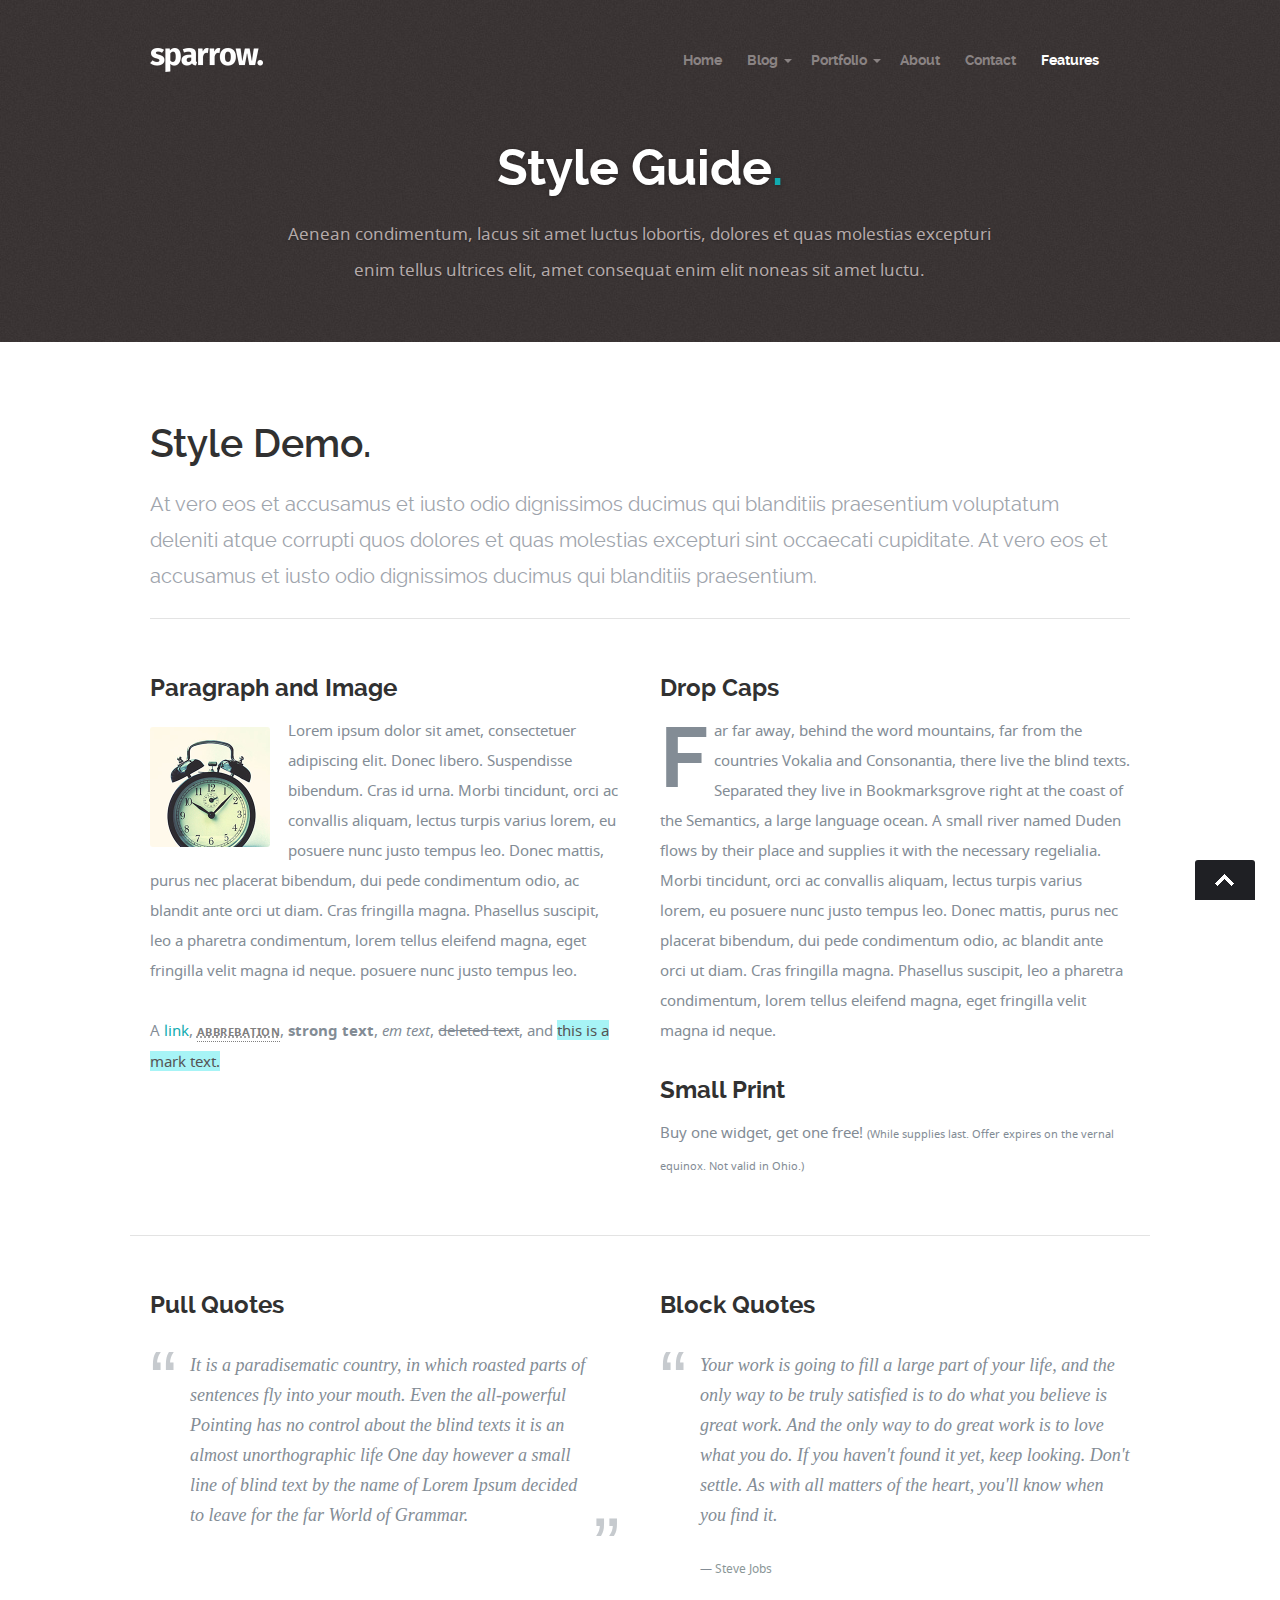
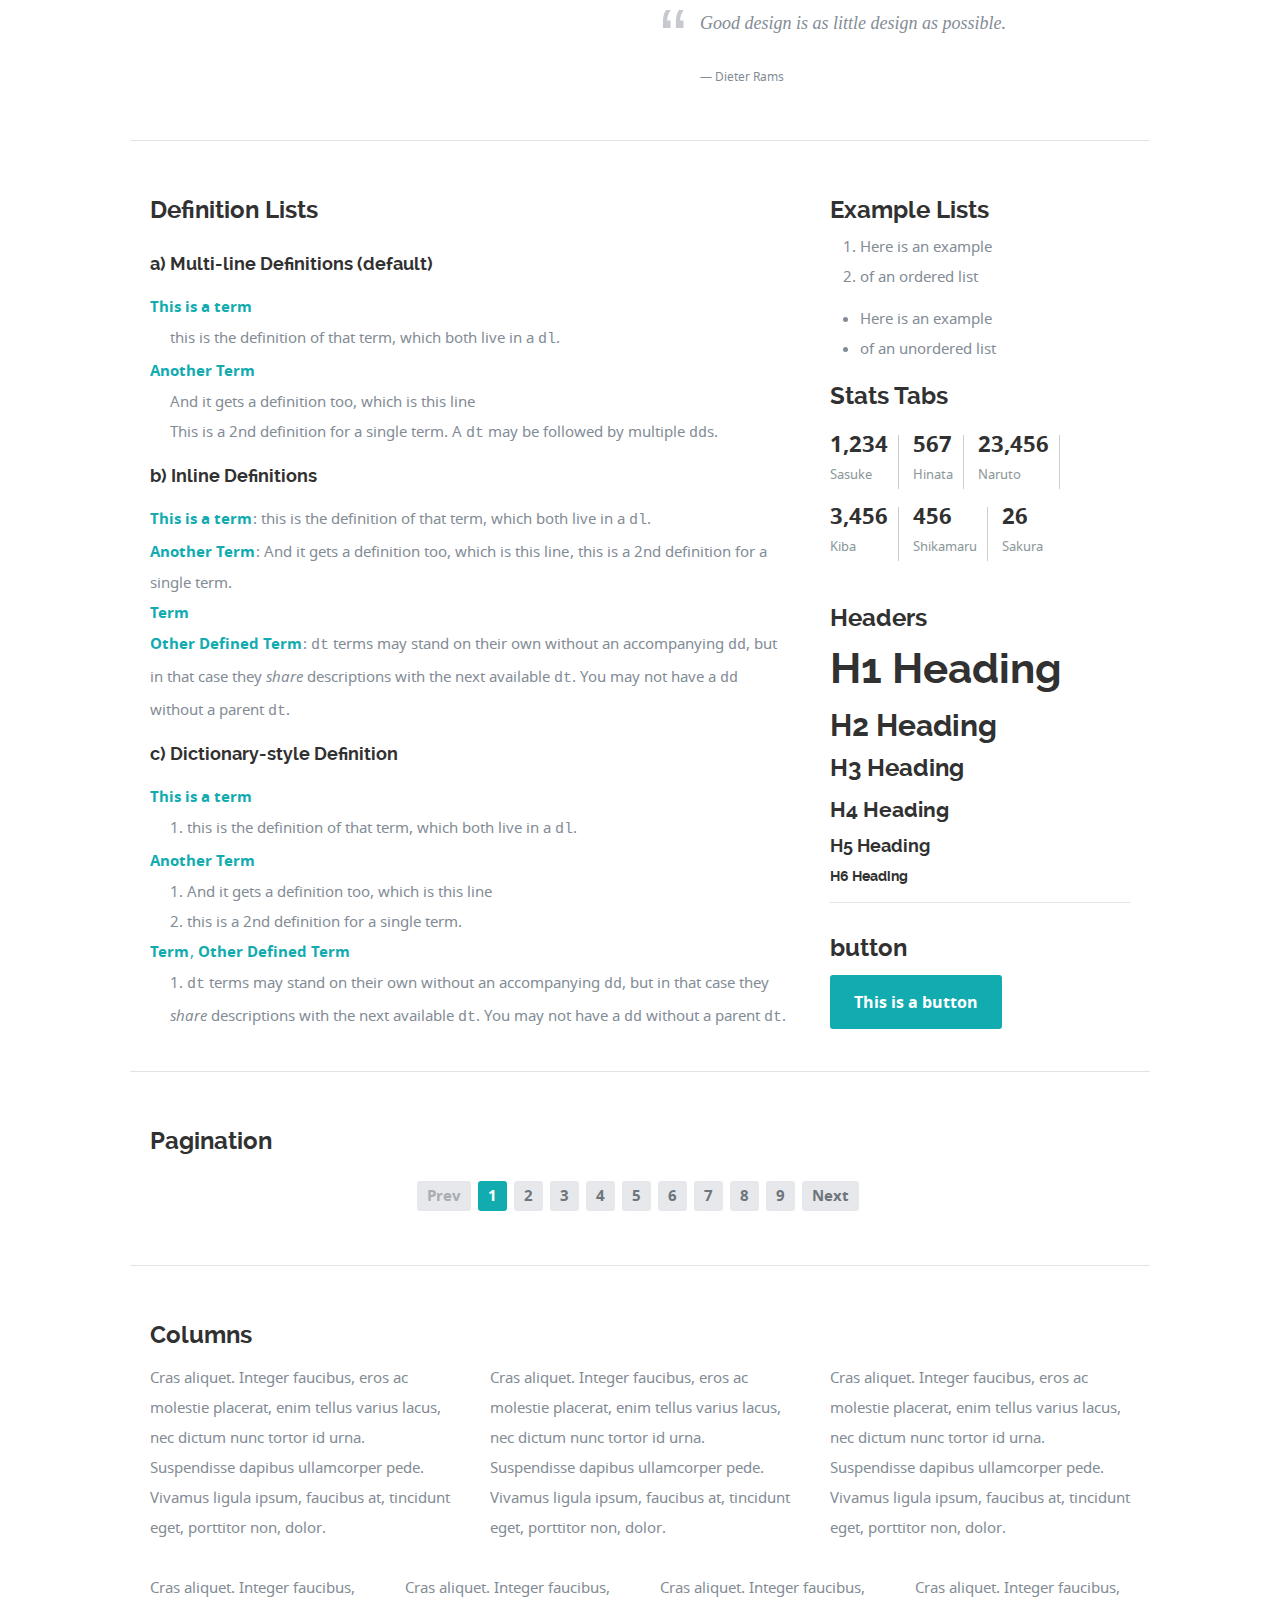
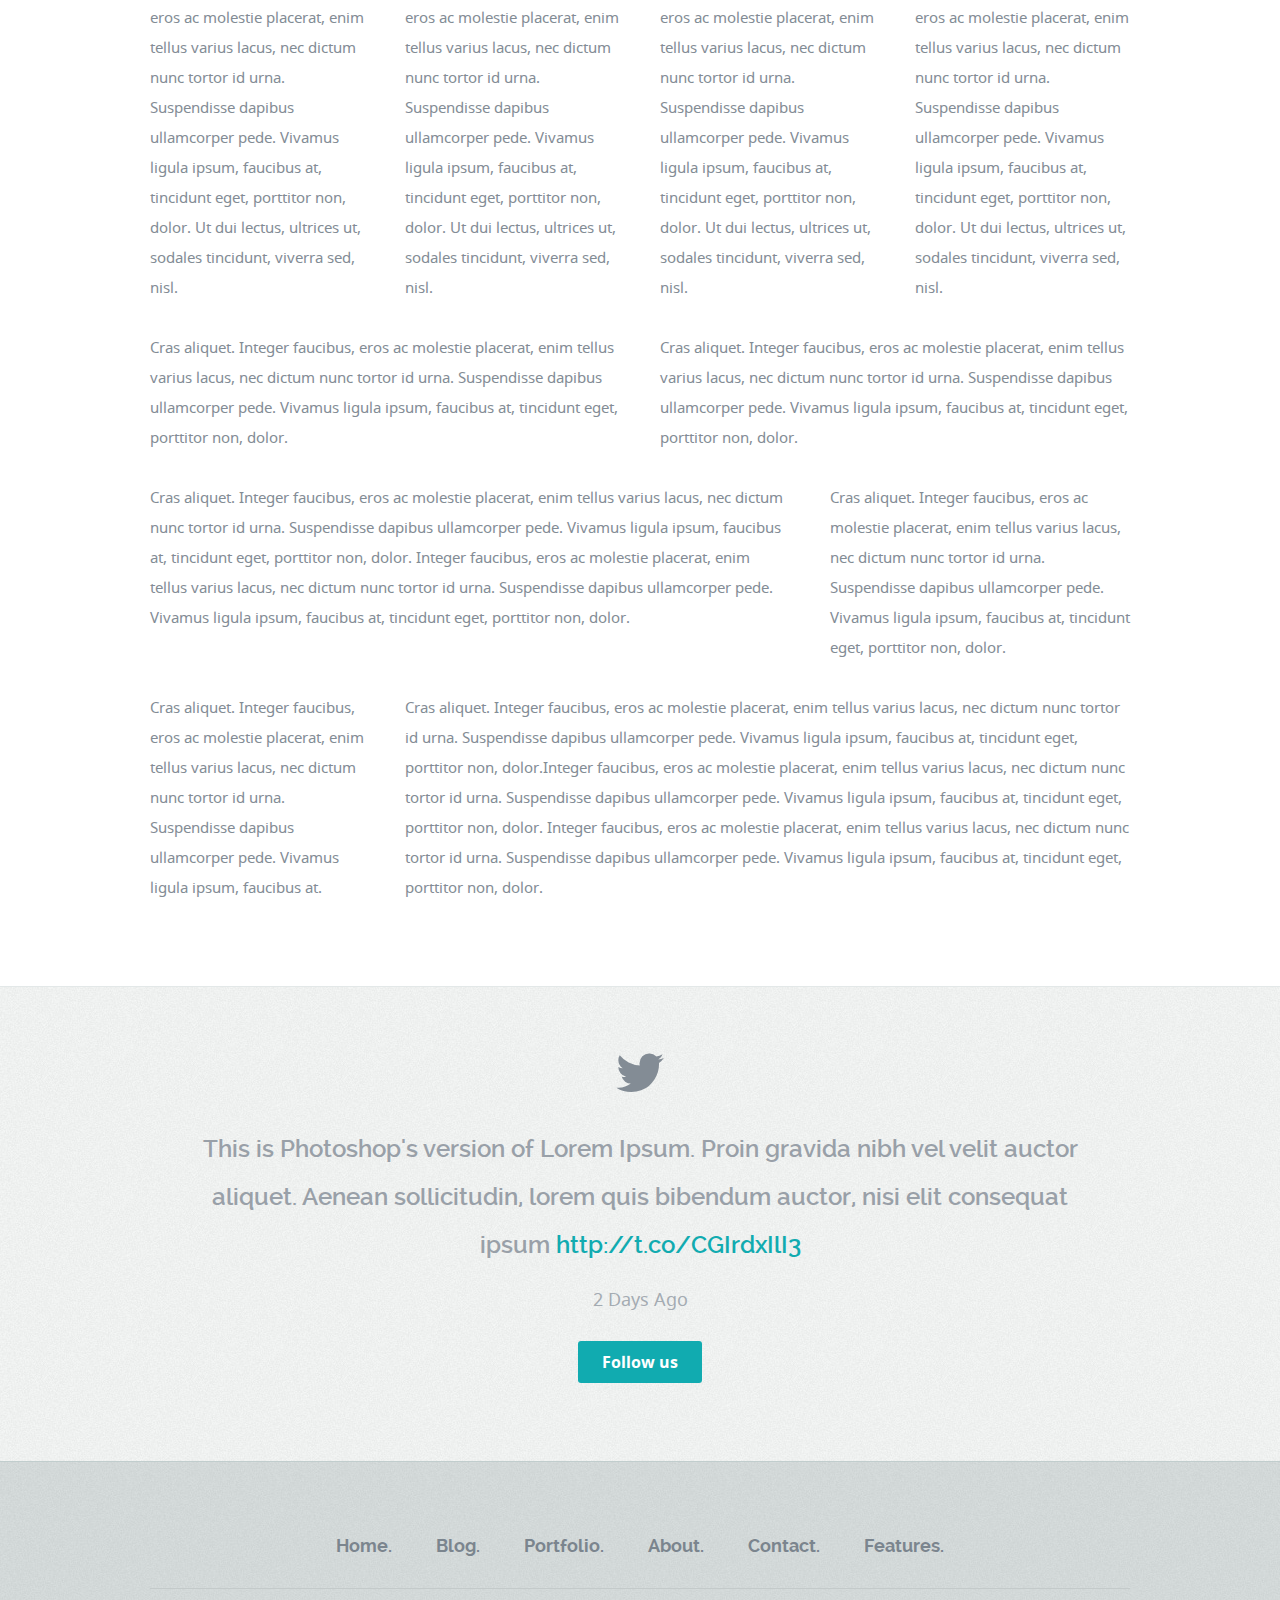
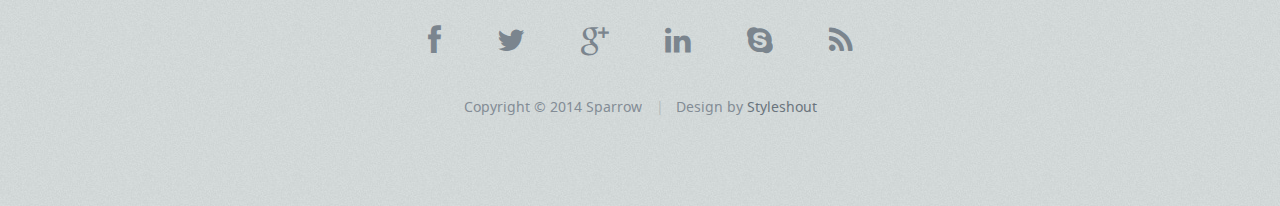
<file: Sparrow101/styles.html>
<!DOCTYPE html>
<!--[if lt IE 8 ]><html class="no-js ie ie7" lang="en"> <![endif]-->
<!--[if IE 8 ]><html class="no-js ie ie8" lang="en"> <![endif]-->
<!--[if (gte IE 8)|!(IE)]><!--><html class="no-js" lang="en"> <!--<![endif]-->
<head>

   <!--- Basic Page Needs
   ================================================== -->
   <meta charset="utf-8">
	<title>Style Guide Page | Sparrow</title>
	<meta name="description" content="">
	<meta name="author" content="">

   <!-- Mobile Specific Metas
   ================================================== -->
	<meta name="viewport" content="width=device-width, initial-scale=1, maximum-scale=1">

	<!-- CSS
    ================================================== -->
   <link rel="stylesheet" href="css/default.css">
	<link rel="stylesheet" href="css/layout.css">
   <link rel="stylesheet" href="css/media-queries.css">

   <!-- Script
   ================================================== -->
	<script src="js/modernizr.js"></script>

   <!-- Favicons
	================================================== -->
	<link rel="shortcut icon" href="favicon.ico" >

</head>

<body>

   <!-- Header
   ================================================== -->
   <header>

      <div class="row">

         <div class="twelve columns">

            <div class="logo">
               <a href="index.html"><img alt="" src="images/logo.png"></a>
            </div>

            <nav id="nav-wrap">

               <a class="mobile-btn" href="#nav-wrap" title="Show navigation">Show navigation</a>
	            <a class="mobile-btn" href="#" title="Hide navigation">Hide navigation</a>

               <ul id="nav" class="nav">

	               <li><a href="index.html">Home</a></li>
	               <li><span><a href="blog.html">Blog</a></span>
                     <ul>
                        <li><a href="blog.html">Blog Index</a></li>
                        <li><a href="single.html">Post</a></li>
                     </ul>
                  </li>
                  <li><span><a href="portfolio-index.html">Portfolio</a></span>
                     <ul>
                        <li><a href="portfolio-index.html">Portfolio Index</a></li>
                        <li><a href="portfolio.html">Portfolio Entry</a></li>
                     </ul>
                  </li>
	               <li><a href="about.html">About</a></li>
                  <li><a href="contact.html">Contact</a></li>
                  <li class="current"><a href="styles.html">Features</a></li>

               </ul> <!-- end #nav -->

            </nav> <!-- end #nav-wrap -->

         </div>

      </div>

   </header> <!-- Header End -->

   <!-- Page Title
   ================================================== -->
   <div id="page-title">

      <div class="row">

         <div class="ten columns centered text-center">
            <h1>Style Guide<span>.</span></h1>

            <p>Aenean condimentum, lacus sit amet luctus lobortis, dolores et quas molestias excepturi
            enim tellus ultrices elit, amet consequat enim elit noneas sit amet luctu. </p>
         </div>

      </div>

   </div> <!-- Page Title End-->

   <!-- Content
   ================================================== -->
   <div class="content-outer">

      <div id="page-content">

         <div class="row add-bottom">

            <div class="twelve columns" style="padding-top: 24px;">

               <h1 class="title-heading">Style Demo.</h1>

               <p class="lead add-bottom">At vero eos et accusamus et iusto odio dignissimos ducimus qui blanditiis praesentium voluptatum
               deleniti atque corrupti quos dolores et quas molestias excepturi sint occaecati cupiditate.
               At vero eos et accusamus et iusto odio dignissimos ducimus qui blanditiis praesentium.
               </p>

            <hr>

            </div>

         </div> <!-- Row End-->

         <div class="row add-bottom">

            <div class="six columns add-bottom">

               <h3>Paragraph and Image</h3>

               <p><a href="#"><img width="120" height="120" class="pull-left" alt="sample-image" src="images/sample-image.jpg"></a>
  			      Lorem ipsum dolor sit amet, consectetuer adipiscing elit. Donec libero. Suspendisse bibendum.
  			      Cras id urna. Morbi tincidunt, orci ac convallis aliquam, lectus turpis varius lorem, eu
  			      posuere nunc justo tempus leo. Donec mattis, purus nec placerat bibendum, dui pede condimentum
  			      odio, ac blandit ante orci ut diam. Cras fringilla magna. Phasellus suscipit, leo a pharetra
  			      condimentum, lorem tellus eleifend magna, eget fringilla velit magna id neque.
  			      posuere nunc justo tempus leo. </p>

               <p>A <a href="#">link</a>,
  			      <abbr title="this really isn't a very good description">abbrebation</abbr>,
  			      <strong>strong text</strong>,
               <em>em text</em>,
  			      <del>deleted text</del>, and
               <mark>this is a mark text.</mark>
          	   </p>

            </div>

            <div class="six columns add-bottom">

               <h3>Drop Caps</h3>

               <p class="drop-cap">Far far away, behind the word mountains, far from the countries Vokalia and Consonantia,
               there live the blind texts. Separated they live in Bookmarksgrove right at the coast of the
               Semantics, a large language ocean. A small river named Duden flows by their place and supplies
               it with the necessary regelialia. Morbi tincidunt, orci ac convallis aliquam, lectus turpis varius lorem, eu
  			      posuere nunc justo tempus leo. Donec mattis, purus nec placerat bibendum, dui pede condimentum
  			      odio, ac blandit ante orci ut diam. Cras fringilla magna. Phasellus suscipit, leo a pharetra
  			      condimentum, lorem tellus eleifend magna, eget fringilla velit magna id neque.
  			      </p>

               <h3>Small Print</h3>

               <p>Buy one widget, get one free!
  				   <small>(While supplies last. Offer expires on the vernal equinox. Not valid in Ohio.)</small>
  			      </p>

            </div>

            <hr />

         </div> <!-- Row End-->

         <div class="row add-bottom">

            <div class="six columns add-bottom">

               <h3>Pull Quotes</h3>

               <aside class="pull-quote">
    			      <blockquote>
    					   <p>It is a paradisematic country, in which roasted parts of
                      sentences fly into your mouth. Even the all-powerful Pointing has no control about the blind
                      texts it is an almost unorthographic life One day however a small line of blind text by the name
                      of Lorem Ipsum decided to leave for the far World of Grammar.</p>
    				   </blockquote>
    			   </aside>

            </div>

            <div class="six columns add-bottom">

               <h3>Block Quotes</h3>

               <blockquote cite="http://where-i-got-my-info-from.com">
			         <p>Your work is going to fill a large part of your life, and the only way to be truly satisfied is
                  to do what you believe is great work. And the only way to do great work is to love what you do.
                  If you haven't found it yet, keep looking. Don't settle. As with all matters of the heart, you'll know when you find it.
                  </p>
				      <cite>
					      <a href="#">Steve Jobs</a>
				      </cite>
			      </blockquote>

               <blockquote>
                  <p>Good design is as little design as possible.</p>
                  <cite>Dieter Rams</cite>
               </blockquote>

            </div>

            <hr />

         </div> <!-- Row End-->

         <div class="row add-bottom">

            <div class="eight columns add-bottom">

               <h3 class="add-bottom">Definition Lists</h3>

               <h5>a) Multi-line Definitions (default)</h5>

               <dl>
			         <dt><b>This is a term</b></dt>
				         <dd>this is the definition of that term, which both live in a <code>dl</code>.</dd>
			         <dt><b>Another Term</b></dt>
				         <dd>And it gets a definition too, which is this line</dd>
				         <dd>This is a 2<sup>nd</sup> definition for a single term. A <code>dt</code> may be followed by multiple <code>dd</code>s.</dd>
		         </dl>

               <h5>b) Inline Definitions</h5>

               <dl class="lining">
			         <dt><b>This is a term</b></dt>
				         <dd>this is the definition of that term, which both live in a <code>dl</code>.</dd>
			         <dt><b>Another Term</b></dt>
				         <dd class="micro">And it gets a definition too, which is this line</dd>
				         <dd class="micro"> this is a 2<sup>nd</sup> definition for a single term.</dd>
			         <dt><b>Term</b></dt>
			         <dt><b>Other Defined Term</b></dt>
				         <dd><code>dt</code> terms may stand on their own without an accompanying <code>dd</code>, but in that case they <em>share</em> descriptions with the next available <code>dt</code>. You may not have a <code>dd</code> without a parent <code>dt</code>.</dd>
		         </dl>

               <h5>c) Dictionary-style Definition</h5>

               <dl class="dictionary-style">
				      <dt><b>This is a term</b></dt>
					      <dd>this is the definition of that term, which both live in a <code>dl</code>.</dd>
					   <dt><b>Another Term</b></dt>
					      <dd>And it gets a definition too, which is this line</dd>
					      <dd> this is a 2<sup>nd</sup> definition for a single term.</dd>
					   <dt><b>Term</b></dt>
					   <dt><b>Other Defined Term</b></dt>
					      <dd><code>dt</code> terms may stand on their own without an accompanying <code>dd</code>, but in that case they <em>share</em> descriptions with the next available <code>dt</code>. You may not have a <code>dd</code> without a parent <code>dt</code>.</dd>
				   </dl>

            </div>

            <div class="four columns add-bottom">

               <h3>Example Lists</h3>

               <ol>
				      <li>Here is an example</li>
				      <li>of an ordered list</li>
			      </ol>

               <ul class="disc">
				      <li>Here is an example</li>
				      <li>of an unordered list</li>
			      </ul>

               <h3>Stats Tabs</h3>

               <ul class="stats-tabs">
			         <li><a href="#">1,234 <b>Sasuke</b></a></li>
			         <li><a href="#">567 <b>Hinata</b></a></li>
			         <li><a href="#">23,456 <b>Naruto</b></a></li>
			         <li><a href="#">3,456 <b>Kiba</b></a></li>
			         <li><a href="#">456 <b>Shikamaru</b></a></li>
			         <li><a href="#">26 <b>Sakura</b></a></li>
		         </ul>

               <h3>Headers</h3>

               <h1>H1 Heading</h1>
               <h2>H2 Heading</h2>
               <h3>H3 Heading</h3>
               <h4>H4 Heading</h4>
               <h5>H5 Heading</h5>
               <h6>H6 Heading</h6>

               <hr>

               <h3>button</h3>

               <a class="button" href="#">This is a button</a>

            </div>

            <hr />

         </div> <!-- Row End-->

         <div class="row add-bottom">

            <div class="twelve columns add-bottom">

               <h3 class="add-bottom">Pagination</h3>

               <nav class="pagination add-bottom">

                  <span class="page-numbers prev inactive">Prev</span>
				      <span class="page-numbers current">1</span>
				      <a href="#" class="page-numbers">2</a>
                  <a href="#" class="page-numbers">3</a>
                  <a href="#" class="page-numbers">4</a>
                  <a href="#" class="page-numbers">5</a>
                  <a href="#" class="page-numbers">6</a>
                  <a href="#" class="page-numbers">7</a>
                  <a href="#" class="page-numbers">8</a>
                  <a href="#" class="page-numbers">9</a>
				      <a href="#" class="page-numbers next">Next</a>

		         </nav>

            </div>

            <hr />

         </div> <!-- Row End-->

         <!--<div class="row add-bottom">

            <div class="twelve columns add-bottom">

               <h3>Form Styles</h3>

               <form>
                  <fieldset>

					      <label for="regularInput">Regular Input</label>
						   <input type="text" id="regularInput">

                     <label for="regularTextarea">Regular Textarea</label>
						   <textarea id="regularTextarea"></textarea>

                     <label for="selectList">Select List</label>
						   <select id="selectList">
						      <option value="Option 1">Option 1</option>
							   <option value="Option 2">Option 2</option>
							   <option value="Option 3">Option 3</option>
							   <option value="Option 4">Option 4</option>
						   </select>

                     <fieldset>
						      <legend>Checkboxes</legend>

                        <label for="regularCheckbox">
							      <input type="checkbox" value="checkbox 1" id="regularCheckbox">
								   <span>Regular Checkbox</span>
							   </label>

                        <label for="secondRegularCheckbox">
							      <input type="checkbox" value="checkbox 2" id="secondRegularCheckbox">
								   <span>Regular Checkbox</span>
							   </label>
						   </fieldset>

						   <fieldset>
						      <legend>Radio Buttons</legend>

                        <label for="regularRadio">
							      <input type="radio" value="radio 1" id="regularRadio" name="radios">
								   <span>Regular Radio</span>
							   </label>

                        <label for="secondRegularRadio">
								   <input type="radio" value="radio 2" id="secondRegularRadio" name="radios">
								   <span>Regular Radio</span>
							   </label>
						   </fieldset>

						   <button type="submit">Submit Form</button>

                  </fieldset>
				   </form>

            </div>

            <hr />

         </div>-->    <!-- Row End-->

         <div class="row">

            <div class="twelve columns">
               <h3 class="half-bottom">Columns</h3>
            </div>

         </div> <!-- Row End-->

         <!--<h4>1/3 Columns</h4>  -->

         <div class="row">

            <div class="four columns">
		         <p>Cras aliquet. Integer faucibus, eros ac molestie placerat, enim tellus varius lacus,
               nec dictum nunc tortor id urna. Suspendisse dapibus ullamcorper pede. Vivamus ligula ipsum,
               faucibus at, tincidunt eget, porttitor non, dolor. </p>
	         </div>

            <div class="four columns">
		         <p>Cras aliquet. Integer faucibus, eros ac molestie placerat, enim tellus varius lacus,
               nec dictum nunc tortor id urna. Suspendisse dapibus ullamcorper pede. Vivamus ligula ipsum,
               faucibus at, tincidunt eget, porttitor non, dolor. </p>
	         </div>

            <div class="four columns">
		         <p>Cras aliquet. Integer faucibus, eros ac molestie placerat, enim tellus varius lacus,
                nec dictum nunc tortor id urna. Suspendisse dapibus ullamcorper pede. Vivamus ligula ipsum,
               faucibus at, tincidunt eget, porttitor non, dolor. </p>
	         </div>

         </div>

         <!--<h4>1/4 Columns</h4>  -->

         <div class="row">

            <div class="three columns">
		         <p>Cras aliquet. Integer faucibus, eros ac molestie placerat, enim tellus varius lacus,
               nec dictum nunc tortor id urna. Suspendisse dapibus ullamcorper pede. Vivamus ligula ipsum,
               faucibus at, tincidunt eget, porttitor non, dolor. Ut dui lectus, ultrices ut, sodales tincidunt,
               viverra sed, nisl. </p>
	         </div>

            <div class="three columns">
		         <p>Cras aliquet. Integer faucibus, eros ac molestie placerat, enim tellus varius lacus,
               nec dictum nunc tortor id urna. Suspendisse dapibus ullamcorper pede. Vivamus ligula ipsum,
               faucibus at, tincidunt eget, porttitor non, dolor. Ut dui lectus, ultrices ut, sodales tincidunt,
               viverra sed, nisl. </p>
	         </div>

            <div class="three columns">
		         <p>Cras aliquet. Integer faucibus, eros ac molestie placerat, enim tellus varius lacus,
               nec dictum nunc tortor id urna. Suspendisse dapibus ullamcorper pede. Vivamus ligula ipsum,
               faucibus at, tincidunt eget, porttitor non, dolor. Ut dui lectus, ultrices ut, sodales tincidunt,
               viverra sed, nisl. </p>
	         </div>

            <div class="three columns">
		         <p>Cras aliquet. Integer faucibus, eros ac molestie placerat, enim tellus varius lacus,
               nec dictum nunc tortor id urna. Suspendisse dapibus ullamcorper pede. Vivamus ligula ipsum,
               faucibus at, tincidunt eget, porttitor non, dolor. Ut dui lectus, ultrices ut, sodales tincidunt,
               viverra sed, nisl. </p>
	         </div>

         </div>

         <!--<h4>1/2 Columns</h4>  -->

         <div class="row">

            <div class="six columns">
		         <p>Cras aliquet. Integer faucibus, eros ac molestie placerat, enim tellus varius lacus,
               nec dictum nunc tortor id urna. Suspendisse dapibus ullamcorper pede. Vivamus ligula ipsum,
               faucibus at, tincidunt eget, porttitor non, dolor. </p>
	         </div>

            <div class="six columns">
		         <p>Cras aliquet. Integer faucibus, eros ac molestie placerat, enim tellus varius lacus,
               nec dictum nunc tortor id urna. Suspendisse dapibus ullamcorper pede. Vivamus ligula ipsum,
               faucibus at, tincidunt eget, porttitor non, dolor. </p>
	         </div>

         </div>

         <!--<h4>2/3 Columns</h4>  -->

         <div class="row">

            <div class="eight columns">
		         <p>Cras aliquet. Integer faucibus, eros ac molestie placerat, enim tellus varius lacus,
               nec dictum nunc tortor id urna. Suspendisse dapibus ullamcorper pede. Vivamus ligula ipsum,
               faucibus at, tincidunt eget, porttitor non, dolor. Integer faucibus, eros ac molestie placerat, enim tellus varius lacus,
               nec dictum nunc tortor id urna. Suspendisse dapibus ullamcorper pede. Vivamus ligula ipsum,
               faucibus at, tincidunt eget, porttitor non, dolor.</p>
	         </div>

            <div class="four columns">
		         <p>Cras aliquet. Integer faucibus, eros ac molestie placerat, enim tellus varius lacus,
               nec dictum nunc tortor id urna. Suspendisse dapibus ullamcorper pede. Vivamus ligula ipsum,
               faucibus at, tincidunt eget, porttitor non, dolor. </p>
	         </div>

         </div>

         <!--<h4>3/4 Columns</h4>  -->

         <div class="row">

            <div class="three columns">
		         <p>Cras aliquet. Integer faucibus, eros ac molestie placerat, enim tellus varius lacus,
               nec dictum nunc tortor id urna. Suspendisse dapibus ullamcorper pede. Vivamus ligula ipsum,
               faucibus at. </p>
	         </div>

            <div class="nine columns">
		         <p>Cras aliquet. Integer faucibus, eros ac molestie placerat, enim tellus varius lacus,
               nec dictum nunc tortor id urna. Suspendisse dapibus ullamcorper pede. Vivamus ligula ipsum,
               faucibus at, tincidunt eget, porttitor non, dolor.Integer faucibus, eros ac molestie placerat, enim tellus varius lacus,
               nec dictum nunc tortor id urna. Suspendisse dapibus ullamcorper pede. Vivamus ligula ipsum,
               faucibus at, tincidunt eget, porttitor non, dolor. Integer faucibus, eros ac molestie placerat, enim tellus varius lacus,
               nec dictum nunc tortor id urna. Suspendisse dapibus ullamcorper pede. Vivamus ligula ipsum,
               faucibus at, tincidunt eget, porttitor non, dolor.</p>
	         </div>

         </div>


      </div> <!-- page-content End-->

   </div> <!-- Content End-->

   <!-- Tweets Section
   ================================================== -->
   <section id="tweets">

      <div class="row">

         <div class="tweeter-icon align-center">
            <i class="fa fa-twitter"></i>
         </div>

         <ul id="twitter" class="align-center">
            <li>
               <span>
               This is Photoshop's version  of Lorem Ipsum. Proin gravida nibh vel velit auctor aliquet.
               Aenean sollicitudin, lorem quis bibendum auctor, nisi elit consequat ipsum
               <a href="#">http://t.co/CGIrdxIlI3</a>
               </span>
               <b><a href="#">2 Days Ago</a></b>
            </li>
            <!--
            <li>
               <span>
               This is Photoshop's version  of Lorem Ipsum. Proin gravida nibh vel velit auctor aliquet.
               Aenean sollicitudin, lorem quis bibendum auctor, nisi elit consequat ipsum
               <a href="#">http://t.co/CGIrdxIlI3</a>
               </span>
               <b><a href="#">3 Days Ago</a></b>
            </li>
            -->
         </ul>

         <p class="align-center"><a href="#" class="button">Follow us</a></p>

      </div>

   </section> <!-- Tweet Section End-->

   <!-- footer
   ================================================== -->
   <footer>

      <div class="row">

         <div class="twelve columns">

            <ul class="footer-nav">
					<li><a href="#">Home.</a></li>
              	<li><a href="#">Blog.</a></li>
              	<li><a href="#">Portfolio.</a></li>
              	<li><a href="#">About.</a></li>
              	<li><a href="#">Contact.</a></li>
               <li><a href="#">Features.</a></li>
			   </ul>

            <ul class="footer-social">
               <li><a href="#"><i class="fa fa-facebook"></i></a></li>
               <li><a href="#"><i class="fa fa-twitter"></i></a></li>
               <li><a href="#"><i class="fa fa-google-plus"></i></a></li>
               <li><a href="#"><i class="fa fa-linkedin"></i></a></li>
               <li><a href="#"><i class="fa fa-skype"></i></a></li>
               <li><a href="#"><i class="fa fa-rss"></i></a></li>
            </ul>

            <ul class="copyright">
               <li>Copyright &copy; 2014 Sparrow</li> 
               <li>Design by <a href="http://www.styleshout.com/">Styleshout</a></li>               
            </ul>

         </div>

         <div id="go-top" style="display: block;"><a title="Back to Top" href="#">Go To Top</a></div>

      </div>

   </footer> <!-- Footer End-->

   <!-- Java Script
   ================================================== -->
   <script src="http://ajax.googleapis.com/ajax/libs/jquery/1.10.2/jquery.min.js"></script>
   <script>window.jQuery || document.write('<script src="js/jquery-1.10.2.min.js"><\/script>')</script>
   <script type="text/javascript" src="js/jquery-migrate-1.2.1.min.js"></script>

   <script src="js/jquery.flexslider.js"></script>
   <script src="js/doubletaptogo.js"></script>
   <script src="js/init.js"></script>

</body>

</html>
</file>
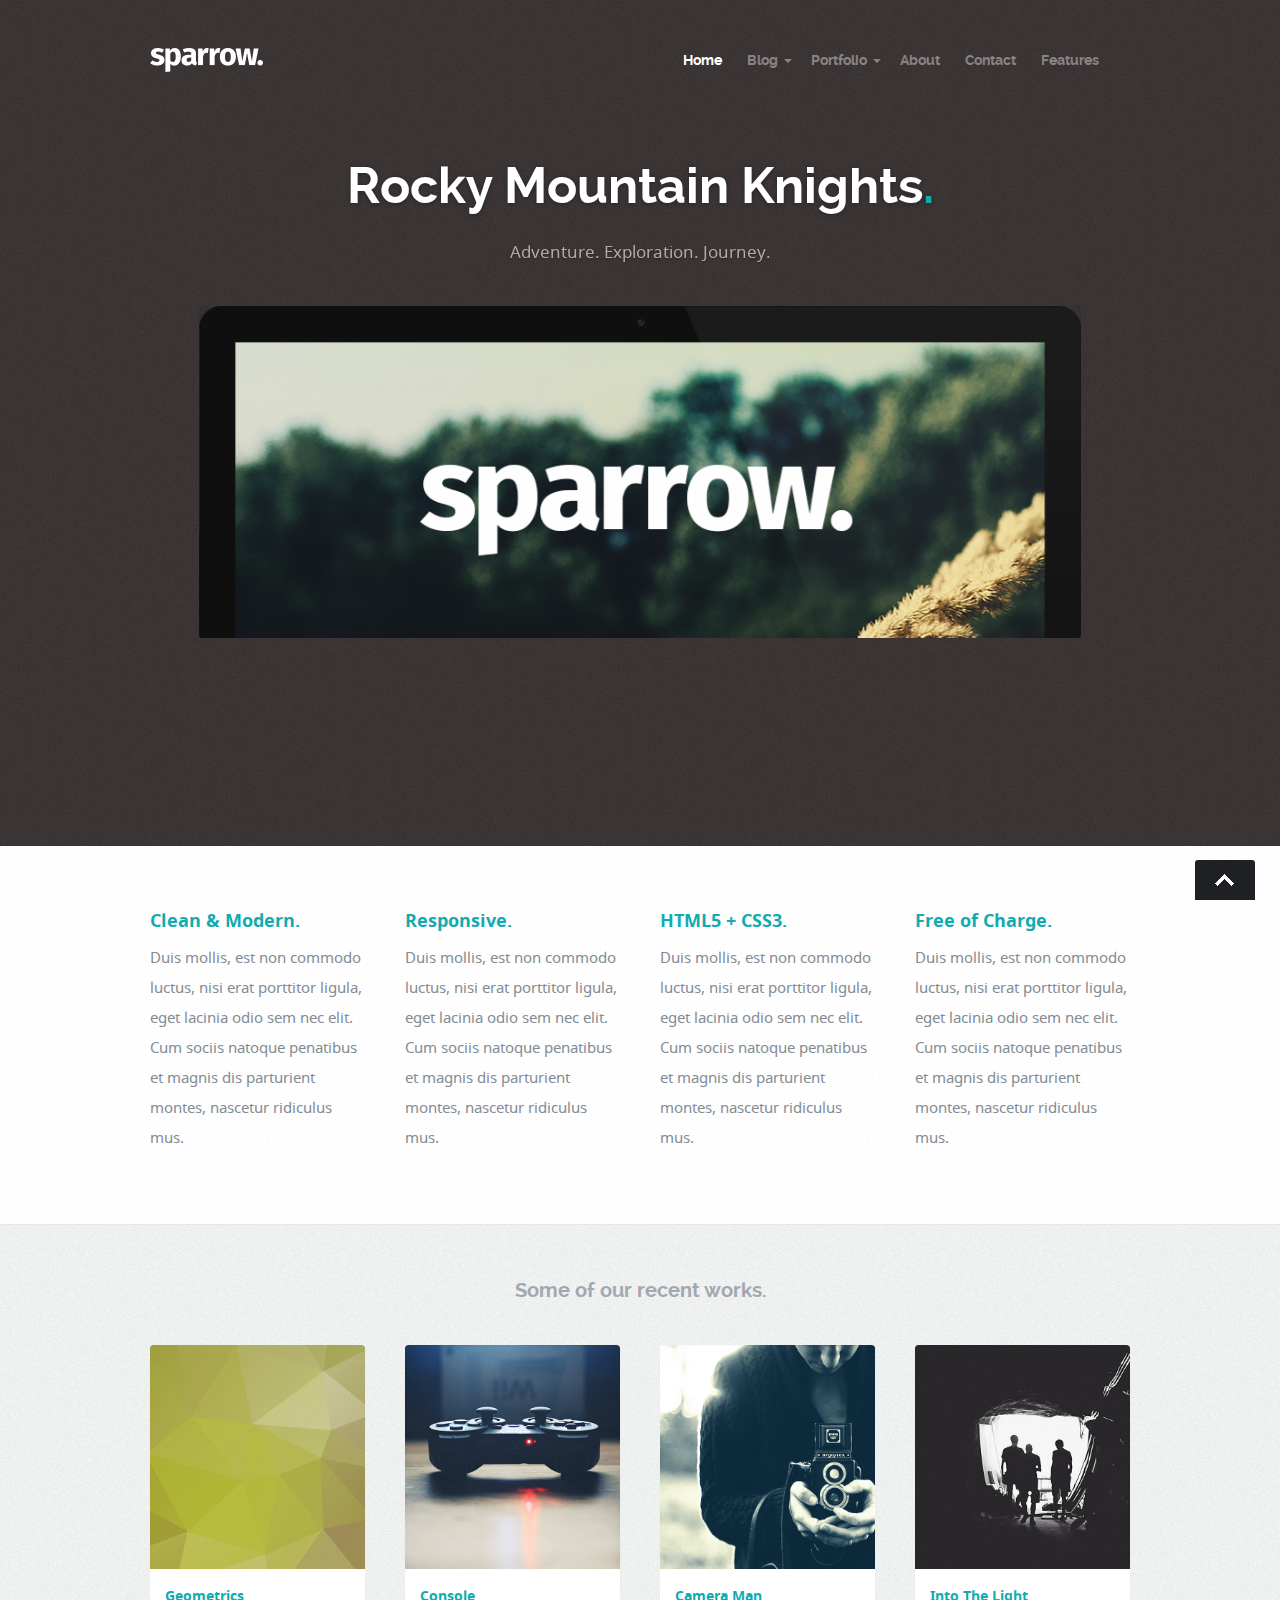
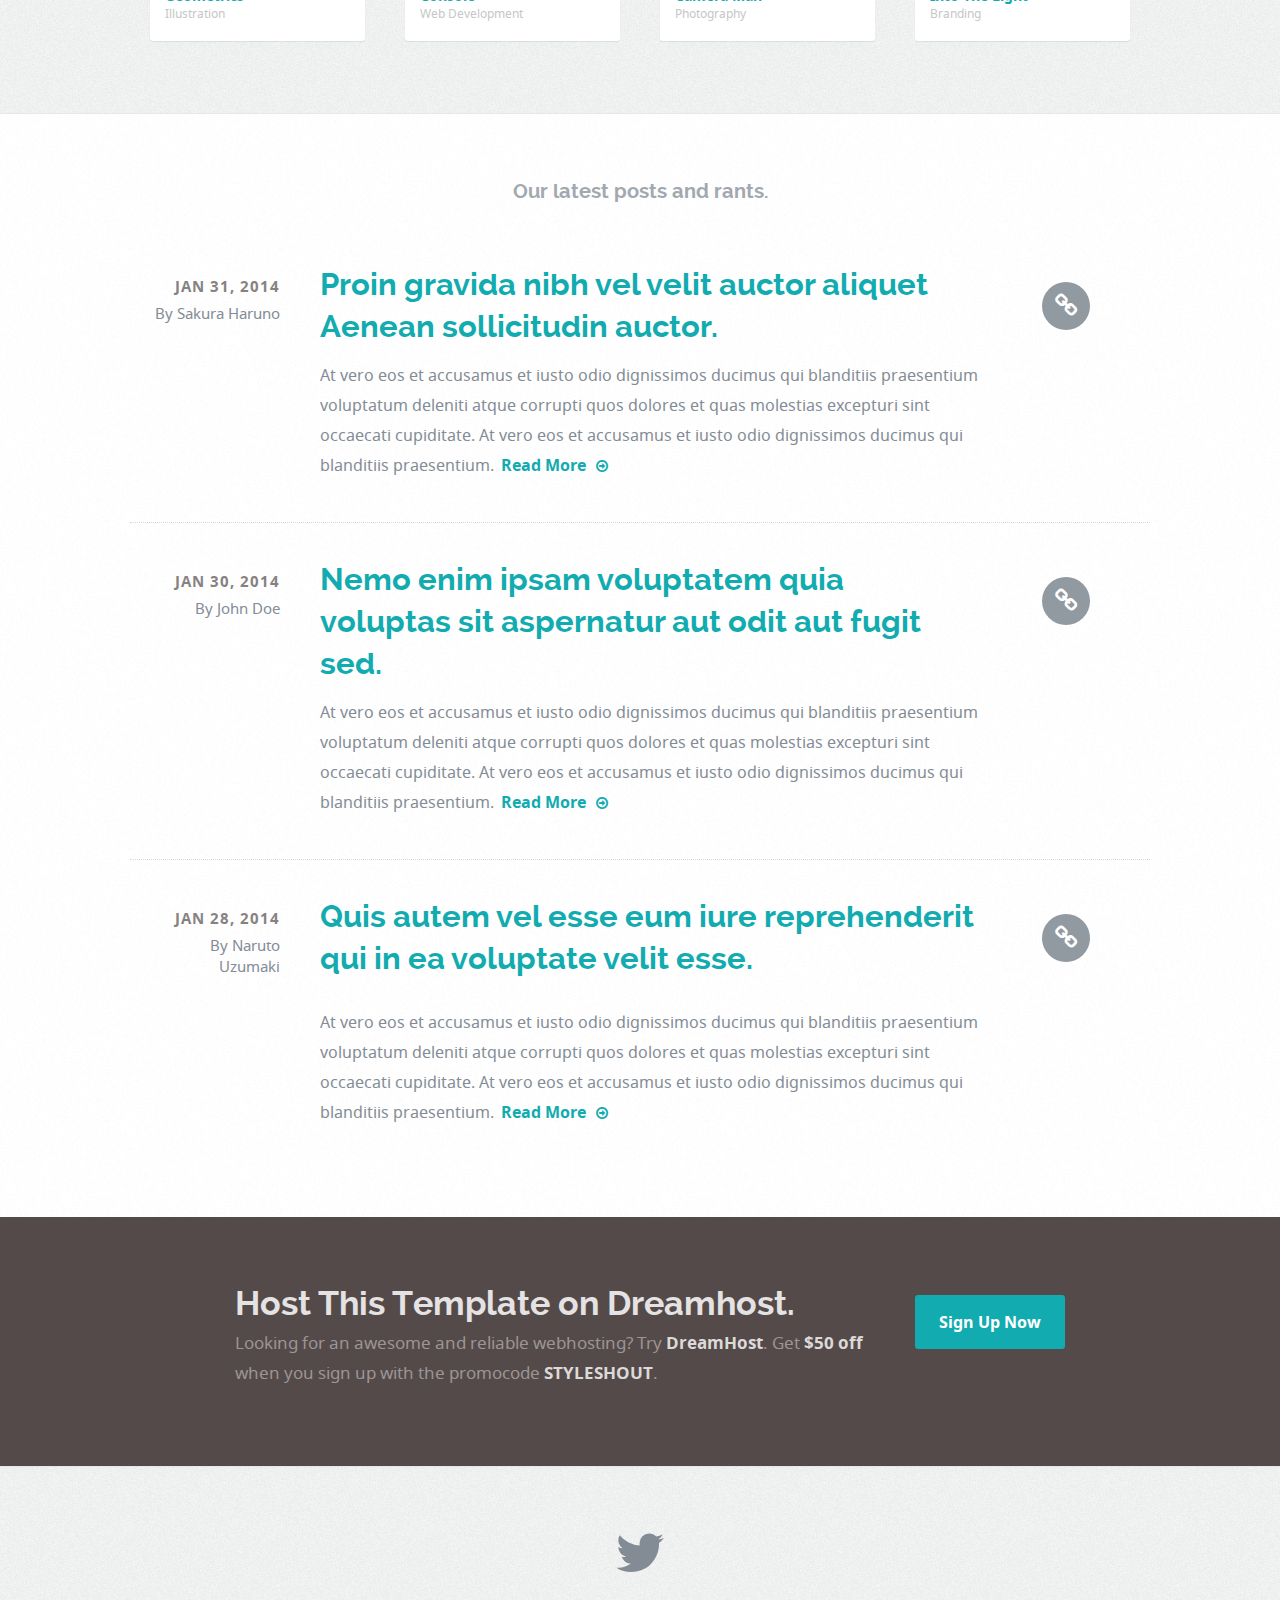
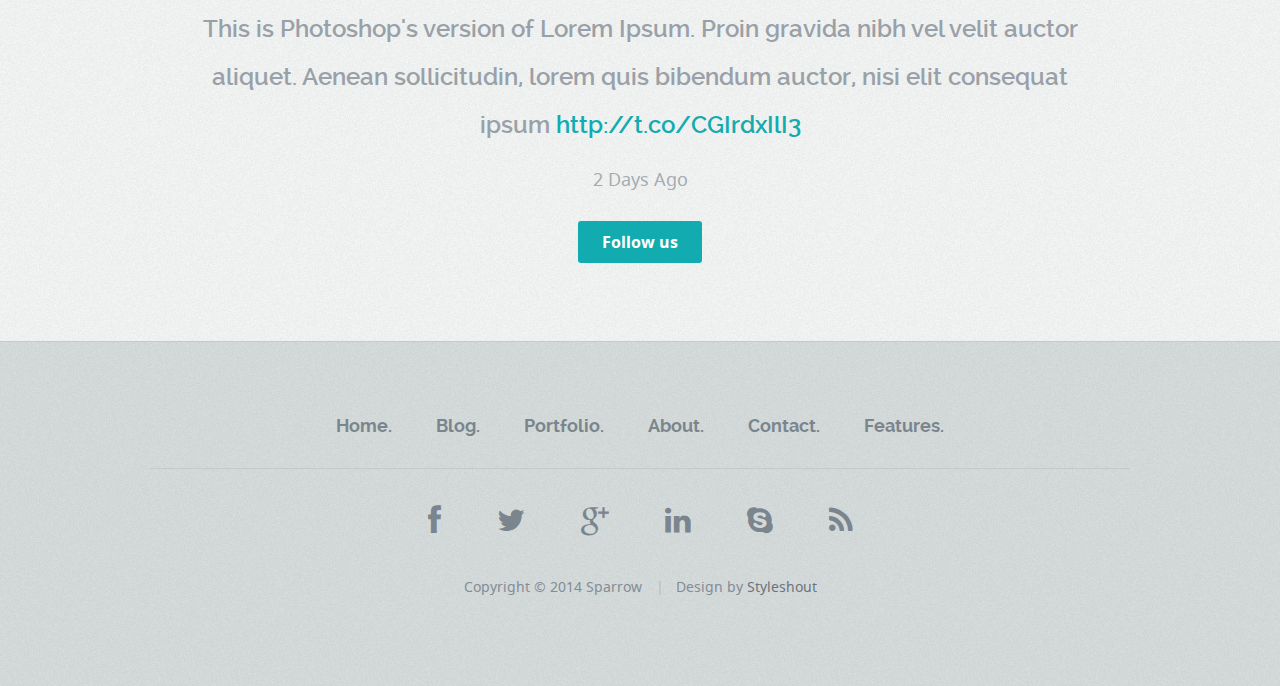
<file: www/index_orig.html>
<!DOCTYPE html>
<!--[if lt IE 8 ]><html class="no-js ie ie7" lang="en"> <![endif]-->
<!--[if IE 8 ]><html class="no-js ie ie8" lang="en"> <![endif]-->
<!--[if (gte IE 8)|!(IE)]><!--><html class="no-js" lang="en"> <!--<![endif]-->
<head>

   <!--- Basic Page Needs
   ================================================== -->
   <meta charset="utf-8">
	<title>Sparrow - Free Responsive HTML5/CSS3 Template</title>
	<meta name="description" content="">
	<meta name="author" content="">

   <!-- Mobile Specific Metas
   ================================================== -->
	<meta name="viewport" content="width=device-width, initial-scale=1, maximum-scale=1">

	<!-- CSS
    ================================================== -->
   <link rel="stylesheet" href="css/default.css">
	<link rel="stylesheet" href="css/layout.css">
   <link rel="stylesheet" href="css/media-queries.css">

   <!-- Script
   ================================================== -->
	<script src="js/modernizr.js"></script>

   <!-- Favicons
	================================================== -->
	<link rel="shortcut icon" href="favicon.ico" > 

</head>

<body>

   <!-- Header
   ================================================== -->
   <header>

      <div class="row">

         <div class="twelve columns">

            <div class="logo">
               <a href="index.html"><img alt="" src="images/logo.png"></a>
            </div>

            <nav id="nav-wrap">

               <a class="mobile-btn" href="#nav-wrap" title="Show navigation">Show navigation</a>
	            <a class="mobile-btn" href="#" title="Hide navigation">Hide navigation</a>

               <ul id="nav" class="nav">

	               <li class="current"><a href="index.htm">Home</a></li>
	               <li><span><a href="blog.html">Blog</a></span>
                     <ul>
                        <li><a href="blog.html">Blog Index</a></li>
                        <li><a href="single.html">Post</a></li>
                     </ul>
                  </li>
                  <li><span><a href="portfolio-index.html">Portfolio</a></span>
                     <ul>
                        <li><a href="portfolio-index.html">Portfolio Index</a></li>
                        <li><a href="portfolio.html">Portfolio Entry</a></li>
                     </ul>
                  </li>
	               <li><a href="about.html">About</a></li>
                  <li><a href="contact.html">Contact</a></li>
                  <li><a href="styles.html">Features</a></li>

               </ul> <!-- end #nav -->

            </nav> <!-- end #nav-wrap -->

         </div>

      </div>

   </header> <!-- Header End -->

   <!-- Intro Section
   ================================================== -->
   <section id="intro">

      <!-- Flexslider Start-->
	   <div id="intro-slider" class="flexslider">

		   <ul class="slides">

			   <!-- Slide -->
			   <li>
				   <div class="row">
					   <div class="twelve columns">
						   <div class="slider-text">
							   <h1>Rocky Mountain Knights<span>.</span></h1>
							   <p>Adventure. Exploration. Journey.
                        </p>
						   </div>
                     <div class="slider-image">
                        <img src="images/sliders/home-slider-image-01.png" alt="" />
                     </div>
					   </div>
				   </div>
			   </li>

            <!-- Slide -->
			   <li>
				   <div class="row">
					   <div class="twelve columns">
						   <div class="slider-text">
							   <h1>Responsive + HTML5 + CSS3<span>.</span></h1>
							   <p>At vero eos et accusamus et iusto odio dignissimos ducimus qui blanditiis praesentium voluptatum
                        deleniti eos et accusamus. amet consequat enim elit noneas sit amet luctu. lacus sit amet luctus lobortis.
                        Aenean condimentum, lacus sit amet luctus.</p>
						   </div>
                     <div class="slider-image">
                        <img src="images/sliders/home-slider-image-02.png" alt="" />
                     </div>
					   </div>
				   </div>
			   </li>

		   </ul>

	   </div> <!-- Flexslider End-->

   </section> <!-- Intro Section End-->

   <!-- Info Section
   ================================================== -->
   <section id="info">

      <div class="row">

         <div class="bgrid-quarters s-bgrid-halves">

           <div class="columns">
              <h2>Clean & Modern.</h2>

              <p>Duis mollis, est non commodo luctus, nisi erat porttitor ligula, eget lacinia odio sem nec elit.
              Cum sociis natoque penatibus et magnis dis parturient montes, nascetur ridiculus mus.
              </p>
           </div>

           <div class="columns">
              <h2>Responsive.</h2>

              <p>Duis mollis, est non commodo luctus, nisi erat porttitor ligula, eget lacinia odio sem nec elit.
              Cum sociis natoque penatibus et magnis dis parturient montes, nascetur ridiculus mus.
              </p>
           </div>

           <div class="columns s-first">
              <h2>HTML5 + CSS3.</h2>

              <p>Duis mollis, est non commodo luctus, nisi erat porttitor ligula, eget lacinia odio sem nec elit.
              Cum sociis natoque penatibus et magnis dis parturient montes, nascetur ridiculus mus.
              </p>
           </div>

           <div class="columns">
              <h2>Free of Charge.</h2>

              <p>Duis mollis, est non commodo luctus, nisi erat porttitor ligula, eget lacinia odio sem nec elit.
              Cum sociis natoque penatibus et magnis dis parturient montes, nascetur ridiculus mus.
              </p>
           </div>

           </div>

      </div>

   </section> <!-- Info Section End-->

   <!-- Works Section
   ================================================== -->
   <section id="works">

      <div class="row">

         <div class="twelve columns align-center">
            <h1>Some of our recent works.</h1>
         </div>

         <div id="portfolio-wrapper" class="bgrid-quarters s-bgrid-halves">

    		   <div class="columns portfolio-item">
               <div class="item-wrap">
    				   <a href="portfolio.html">
                     <img alt="" src="images/portfolio/geometrics.jpg">
                     <div class="overlay"></div>
                     <div class="link-icon"><i class="fa fa-link"></i></div>
                  </a>
    					<div class="portfolio-item-meta">
    					   <h5><a href="portfolio.html">Geometrics</a></h5>
                     <p>Illustration</p>
    					</div>
               </div>
    			</div>

            <div class="columns portfolio-item">
               <div class="item-wrap">
    				   <a href="portfolio.html">
                     <img alt="" src="images/portfolio/console.jpg">
                     <div class="overlay"></div>
                     <div class="link-icon"><i class="fa fa-link"></i></div>
                  </a>
    					<div class="portfolio-item-meta">
    					   <h5><a href="portfolio.html">Console</a></h5>
                     <p>Web Development</p>
    					</div>
               </div>
    			</div>

            <div class="columns portfolio-item s-first">
               <div class="item-wrap">
    				   <a href="portfolio.html">
                     <img alt="" src="images/portfolio/camera-man.jpg">
                     <div class="overlay"></div>
                     <div class="link-icon"><i class="fa fa-link"></i></div>
                  </a>
    					<div class="portfolio-item-meta">
    					   <h5><a href="portfolio.html">Camera Man</a></h5>
                     <p>Photography</p>
    					</div>
               </div>
    			</div>

            <div class="columns portfolio-item">
               <div class="item-wrap">
    				   <a href="portfolio.html">
                     <img alt="" src="images/portfolio/into-the-light.jpg">
                     <div class="overlay"></div>
                     <div class="link-icon"><i class="fa fa-link"></i></div>
                  </a>
    					<div class="portfolio-item-meta">
    					   <h5><a href="portfolio.html">Into The Light</a></h5>
                     <p>Branding</p>
    					</div>
               </div>
    			</div>

         </div>

      </div>

   </section> <!-- Works Section End-->

   <!-- Journal Section
   ================================================== -->
   <section id="journal">

      <div class="row">
         <div class="twelve columns align-center">
            <h1>Our latest posts and rants.</h1>
         </div>
      </div>

      <div class="blog-entries">

         <!-- Entry -->
         <article class="row entry">

            <div class="entry-header">

               <div class="permalink">
                  <a href="single.html"><i class="fa fa-link"></i></a>
               </div>

               <div class="ten columns entry-title pull-right">
                  <h3><a href="single.html">Proin gravida nibh vel velit auctor aliquet Aenean sollicitudin auctor.</a></h3>
               </div>

               <div class="two columns post-meta end">
                  <p>
                  <time datetime="2014-01-31" class="post-date" pubdate="">Jan 31, 2014</time>
                  <span class="dauthor">By Sakura Haruno</span>
                  </p>
               </div>

            </div>

            <div class="ten columns offset-2 post-content">
               <p>At vero eos et accusamus et iusto odio dignissimos ducimus qui blanditiis praesentium voluptatum
               deleniti atque corrupti quos dolores et quas molestias excepturi sint occaecati cupiditate.
               At vero eos et accusamus et iusto odio dignissimos ducimus qui blanditiis praesentium.
               <a class="more-link" href="single.html">Read More<i class="fa fa-arrow-circle-o-right"></i></a></p>
            </div>

         </article> <!-- Entry End -->

         <!-- Entry -->
         <article class="row entry">

            <div class="entry-header">

               <div class="permalink">
                  <a href="single.html"><i class="fa fa-link"></i></a>
               </div>

               <div class="ten columns entry-title pull-right">
                  <h3><a href="single.html">Nemo enim ipsam voluptatem quia voluptas sit aspernatur aut odit aut fugit sed.</a></h3>
               </div>

               <div class="two columns post-meta end">
                  <p>
                  <time datetime="2014-01-29" class="post-date" pubdate="">Jan 30, 2014</time>
                  <span class="dauthor">By John Doe</span>
                  </p>
               </div>

            </div>

            <div class="ten columns offset-2 post-content">
               <p>At vero eos et accusamus et iusto odio dignissimos ducimus qui blanditiis praesentium voluptatum
               deleniti atque corrupti quos dolores et quas molestias excepturi sint occaecati cupiditate.
               At vero eos et accusamus et iusto odio dignissimos ducimus qui blanditiis praesentium.
               <a class="more-link" href="single.html">Read More<i class="fa fa-arrow-circle-o-right"></i></a></p>
            </div>

         </article> <!-- Entry End -->

         <!-- Entry -->
         <article class="row entry">

            <div class="entry-header">

               <div class="permalink">
                  <a href="single.html"><i class="fa fa-link"></i></a>
               </div>

               <div class="ten columns entry-title pull-right">
                  <h3><a href="blog-single.html">Quis autem vel esse eum iure reprehenderit qui in ea voluptate velit esse.</a></h3>
               </div>

               <div class="two columns post-meta end">
                  <p>
                  <time datetime="2014-01-28" class="post-date" pubdate="">Jan 28, 2014</time>
                  <span class="dauthor">By Naruto Uzumaki</span>
                  </p>
               </div>

            </div>

            <div class="ten columns offset-2 post-content">
               <p>At vero eos et accusamus et iusto odio dignissimos ducimus qui blanditiis praesentium voluptatum
               deleniti atque corrupti quos dolores et quas molestias excepturi sint occaecati cupiditate.
               At vero eos et accusamus et iusto odio dignissimos ducimus qui blanditiis praesentium.
               <a class="more-link" href="single.html">Read More<i class="fa fa-arrow-circle-o-right"></i></a></p>
            </div>

         </article> <!-- Entry End -->

      </div> <!-- Entries End -->

   </section> <!-- Journal Section End-->

   <!-- Call-To-Action Section
   ================================================== -->
   <section id="call-to-action">

      <div class="row">

         <div class="eight columns offset-1">

            <h1><a href="http://www.dreamhost.com/r.cgi?287326|STYLESHOUT">Host This Template on Dreamhost.</a></h1>
            <p>Looking for an awesome and reliable webhosting? Try <a href="http://www.dreamhost.com/r.cgi?287326|STYLESHOUT"><span>DreamHost</span></a>.
					Get <span>$50 off</span> when you sign up with the promocode <span>STYLESHOUT</span>. 
					<!-- Simply type	the promocode in the box labeled “Promo Code” when placing your order. --></p>

         </div>

         <div class="three columns action">

            <a href="http://www.dreamhost.com/r.cgi?287326|STYLESHOUT" class="button">Sign Up Now</a>

         </div>

      </div>

   </section> <!-- Call-To-Action Section End-->

   <!-- Tweets Section
   ================================================== -->
   <section id="tweets">

      <div class="row">

         <div class="tweeter-icon align-center">
            <i class="fa fa-twitter"></i>
         </div>

         <ul id="twitter" class="align-center">
            <li>
               <span>
               This is Photoshop's version  of Lorem Ipsum. Proin gravida nibh vel velit auctor aliquet.
               Aenean sollicitudin, lorem quis bibendum auctor, nisi elit consequat ipsum
               <a href="#">http://t.co/CGIrdxIlI3</a>
               </span>
               <b><a href="#">2 Days Ago</a></b>
            </li>
            <!--
            <li>
               <span>
               This is Photoshop's version  of Lorem Ipsum. Proin gravida nibh vel velit auctor aliquet.
               Aenean sollicitudin, lorem quis bibendum auctor, nisi elit consequat ipsum
               <a href="#">http://t.co/CGIrdxIlI3</a>
               </span>
               <b><a href="#">3 Days Ago</a></b>
            </li>
            -->
         </ul>

         <p class="align-center"><a href="#" class="button">Follow us</a></p>

      </div>

   </section> <!-- Tweet Section End-->



   <!-- footer
   ================================================== -->
   <footer>

      <div class="row">

         <div class="twelve columns">

            <ul class="footer-nav">
					<li><a href="#">Home.</a></li>
              	<li><a href="#">Blog.</a></li>
              	<li><a href="#">Portfolio.</a></li>
              	<li><a href="#">About.</a></li>
              	<li><a href="#">Contact.</a></li>
               <li><a href="#">Features.</a></li>
			   </ul>

            <ul class="footer-social">
               <li><a href="#"><i class="fa fa-facebook"></i></a></li>
               <li><a href="#"><i class="fa fa-twitter"></i></a></li>
               <li><a href="#"><i class="fa fa-google-plus"></i></a></li>
               <li><a href="#"><i class="fa fa-linkedin"></i></a></li>
               <li><a href="#"><i class="fa fa-skype"></i></a></li>
               <li><a href="#"><i class="fa fa-rss"></i></a></li>
            </ul>

            <ul class="copyright">
               <li>Copyright &copy; 2014 Sparrow</li> 
               <li>Design by <a href="http://www.styleshout.com/">Styleshout</a></li>               
            </ul>

         </div>

         <div id="go-top" style="display: block;"><a title="Back to Top" href="#">Go To Top</a></div>

      </div>

   </footer> <!-- Footer End-->

   <!-- Java Script
   ================================================== -->
   <script src="http://ajax.googleapis.com/ajax/libs/jquery/1.10.2/jquery.min.js"></script>
   <script>window.jQuery || document.write('<script src="js/jquery-1.10.2.min.js"><\/script>')</script>
   <script type="text/javascript" src="js/jquery-migrate-1.2.1.min.js"></script>

   <script src="js/jquery.flexslider.js"></script>
   <script src="js/doubletaptogo.js"></script>
   <script src="js/init.js"></script>

</body>

</html>
</file>
<file: Sparrow101/css/default.css>
/*
=====================================================================
*   Sparrow v1.0 Default Stylesheet
*   url: styleshout.com
*   02-07-2014
=====================================================================

TOC:
a. Webfonts and Icon fonts
b. Reset
c. Default Styles
   1. Basic
   2. Typography
   3. Links
   4. Images
   5. Buttons
   6. Forms
d. Grid
e. Others
   1. Clearing
   2. Misc

=====================================================================  */

/* ------------------------------------------------------------------ */
/* a. Webfonts and Icon fonts
 ------------------------------------------------------------------ */

@import url("fonts.css");
@import url("font-awesome/css/font-awesome.min.css");

/* ------------------------------------------------------------------
/* b. Reset
      Adapted from:
      Normalize.css - https://github.com/necolas/normalize.css/
      HTML5 Doctor Reset - html5doctor.com/html-5-reset-stylesheet/
/* ------------------------------------------------------------------ */

html, body, div, span, object, iframe,
h1, h2, h3, h4, h5, h6, p, blockquote, pre,
abbr, address, cite, code,
del, dfn, em, img, ins, kbd, q, samp,
small, strong, sub, sup, var,
b, i,
dl, dt, dd, ol, ul, li,
fieldset, form, label, legend,
table, caption, tbody, tfoot, thead, tr, th, td,
article, aside, canvas, details, figcaption, figure,
footer, header, hgroup, menu, nav, section, summary,
time, mark, audio, video {
   margin: 0;
   padding: 0;
   border: 0;
   outline: 0;
   font-size: 100%;
   vertical-align: baseline;
   background: transparent;
}

article,aside,details,figcaption,figure,
footer,header,hgroup,menu,nav,section {
   display: block;
}

audio,
canvas,
video {
   display: inline-block;
}

audio:not([controls]) {
   display: none;
   height: 0;
}

[hidden] { display: none; }

code, kbd, pre, samp {
   font-family: monospace, serif;
   font-size: 1em;
}

pre {
   white-space: pre;
   white-space: pre-wrap;
   word-wrap: break-word;
}

blockquote, q { quotes: &#8220 &#8220; }

blockquote:before, blockquote:after,
q:before, q:after {
   content: '';
   content: none;
}

ins {
   background-color: #ff9;
   color: #000;
   text-decoration: none;
}

mark {
   background-color: #A7F4F6;
   color: #555;
}

del { text-decoration: line-through; }

abbr[title], dfn[title] {
   border-bottom: 1px dotted;
   cursor: help;
}

table {
   border-collapse: collapse;
   border-spacing: 0;
}


/* ------------------------------------------------------------------ */
/* c. Default and Basic Styles
      Adapted from:
      Skeleton CSS Framework - http://www.getskeleton.com/
      Typeplate Typographic Starter Kit - http://typeplate.com/
/* ------------------------------------------------------------------ */

/*  1. Basic  ------------------------------------------------------- */

*,
*:before,
*:after {
   -moz-box-sizing: border-box;
   -webkit-box-sizing: border-box;
   box-sizing: border-box;
}

html { font-size: 62.5%; }

body {
   background: #fff;
   font-family: notosans-regular, sans-serif;
   font-size: 15px;
   line-height: 30px;
	color: #838C95;

   -webkit-font-smoothing: antialiased; /* Fix for webkit rendering */
	-webkit-text-size-adjust: 100%;
}

/*  2. Typography
       Vertical rhythm with leading derived from 6
--------------------------------------------------------------------- */

h1, h2, h3, h4, h5, h6 {
   color: #313131;
	font-family: raleway-bold, sans-serif;
}
h1 a, h2 a, h3 a, h4 a, h5 a, h6 a { font-weight: inherit; }
h1 { font-size: 42px; line-height: 48px; margin-bottom: 12px;}
h2 { font-size: 30px; line-height: 42px; margin-bottom: 6px; }
h3 { font-size: 24px; line-height: 30px; margin-bottom: 12px; }
h4 { font-size: 21px; line-height: 30px; margin-bottom: 6px; }
h5 { font-size: 18px; line-height: 30px; }
h6 { font-size: 14px; line-height: 30px; }
.subheader { }

p { margin: 0 0 30px 0; }
p img { margin: 0; }
p.lead {
   font: 20px/36px raleway-regular, sans-serif;
   margin-bottom: 18px;
   color: #9FA5AD;
}

/* for 'em' and 'strong' tags, font-size and line-height should be same with
the body tag due to rendering problems in some browsers */
em { font: 15px/30px notosans-italic, sans-serif; }
strong, b { font: 15px/30px notosans-bold, sans-serif; }
small { font-size: 11px; line-height: inherit; }

/*	Blockquotes */
blockquote {
   margin: 30px 0px;
   padding-left: 40px;
   position: relative;
}
blockquote:before {
   content: "\201C";
   opacity: 0.45;
   font-size: 80px;
   line-height: 0px;
   margin: 0;
   font-family: arial, sans-serif;

   position: absolute;
   top:  30px;
	left: 0;
}
blockquote p {
   font-family: georgia, serif;
   font-style: italic;
   padding: 0;
   font-size: 18px;
   line-height: 30px;
}
blockquote cite {
   display: block;
   font-size: 12px;
   font-style: normal;
   line-height: 18px;
}
blockquote cite:before { content: "\2014 \0020"; }
blockquote cite a,
blockquote cite a:visited { color: #8B9798; border: none }

/* ---------------------------------------------------------------------
/*  Pull Quotes Markup
/*
    <aside class="pull-quote">
		<blockquote>
			<p></p>
		</blockquote>
	 </aside>
/*
/* --------------------------------------------------------------------- */
.pull-quote {
   position: relative;
	padding: 18px 30px 18px 0px;
}
.pull-quote:before,
.pull-quote:after {
	height: 1em;
	opacity: 0.45;
	position: absolute;
	font-size: 80px;
   font-family: Arial, Sans-Serif;
}
.pull-quote:before {
	content: "\201C";
	top:  33px;
	left: 0;
}
.pull-quote:after {
	content: '\201D';
	bottom: -33px;
	right: 0;
}
.pull-quote blockquote {
   margin: 0;
}
.pull-quote blockquote:before {
   content: none;
}

/* Abbreviations */
abbr {
   font-family: notosans-bold, sans-serif;
	font-variant: small-caps;
	text-transform: lowercase;
   letter-spacing: .5px;
	color: gray;
}
abbr:hover { cursor: help; }

/* drop cap */
.drop-cap:first-letter {
	float: left;
	margin: 0;
	padding: 14px 6px 0 0;
	font-size: 84px;
	font-family: /* Copperplate */ raleway-bold, sans-serif;
   line-height: 60px;
	text-indent: 0;
	background: transparent;
	color: inherit;
}

hr { border: solid #E3E3E3; border-width: 1px 0 0; clear: both; margin: 11px 0 30px; height: 0; }


/*  3. Links  ------------------------------------------------------- */

a, a:visited {
   text-decoration: none;
   outline: 0;
   color: #11ABB0;

   -webkit-transition: color .3s ease-in-out;
   -moz-transition: color .3s ease-in-out;
   -o-transition: color .3s ease-in-out;
   transition: color .3s ease-in-out;
}
a:hover, a:focus { color: #313131; }
p a, p a:visited { line-height: inherit; }


/*  4. List  --------------------------------------------------------- */

ul, ol { margin-bottom: 24px; margin-top: 12px; }
ul { list-style: none outside; }
ol { list-style: decimal; }
ol, ul.square, ul.circle, ul.disc { margin-left: 30px; }
ul.square { list-style: square outside; }
ul.circle { list-style: circle outside; }
ul.disc { list-style: disc outside; }
ul ul, ul ol,
ol ol, ol ul { margin: 6px 0 6px 30px; }
ul ul li, ul ol li,
ol ol li, ol ul li { margin-bottom: 6px; }
li { line-height: 18px; margin-bottom: 12px; }
ul.large li { }
li p { }

/* ---------------------------------------------------------------------
/*  Stats Tab Markup

    <ul class="stats-tabs">
		<li><a href="#">[value]<b>[name]</b></a></li>
	 </ul>

    Extend this object into your markup.
/*
/* --------------------------------------------------------------------- */
.stats-tabs {
   padding: 0;
   margin: 24px 0;
}
.stats-tabs li {
	display: inline-block;
	margin: 0 10px 18px 0;
	padding: 0 10px 0 0;
	border-right: 1px solid #ccc;
}
.stats-tabs li:last-child {
	margin: 0;
	padding: 0;
	border: none;
}
.stats-tabs li a {
	display: inline-block;
	font-size: 22px;
	font-family: notosans-bold, sans-serif;
   border: none;
   color: #313131;
}
.stats-tabs li a:hover {
   color:#11ABB0;
}
.stats-tabs li a b {
	display: block;
	margin: 6px 0 0 0;
	font-size: 13px;
	font-family: notosans-regular, sans-serif;
   color: #8B9798;
}

/* definition list */
dl { margin: 12px 0; }
dt { margin: 0; color:#11ABB0; }
dd { margin: 0 0 0 20px; }

/* Lining Definition Style Markup */
.lining dt,
.lining dd {
	display: inline;
	margin: 0;
}
.lining dt + dt:before,
.lining dd + dt:before {
	content: "\A";
	white-space: pre;
}
.lining dd + dd:before {
	content: ", ";
}
.lining dd:before {
	content: ": ";
	margin-left: -0.2em;
}

/* Dictionary Definition Style Markup */
.dictionary-style dt {
	display: inline;
	counter-reset: definitions;
}
.dictionary-style dt + dt:before {
	content: ", ";
	margin-left: -0.2em;
}
.dictionary-style dd {
	display: block;
	counter-increment: definitions;
}
.dictionary-style dd:before {
	content: counter(definitions, decimal) ". ";
}

/* Pagination */
.pagination {
   margin: 36px auto;
   text-align: center;
}
.pagination ul li {
   display: inline-block;
   margin: 0;
   padding: 0;
}
.pagination .page-numbers {
   font: 15px/18px notosans-bold, sans-serif;
   display: inline-block;
   padding: 6px 10px;
   margin-right: 3px;
   margin-bottom: 6px;
	color: #6E757C;
	background-color: #E6E8EB;

	-webkit-transition: all 200ms ease-in-out;
	-moz-transition: all 200ms ease-in-out;
	-o-transition: all 200ms ease-in-out;
	-ms-transition: all 200ms ease-in-out;
	transition: all 200ms ease-in-out;

   -moz-border-radius: 3px;
   -webkit-border-radius: 3px;
   -khtml-border-radius: 3px;
	border-radius: 3px;
}
.pagination .page-numbers:hover {
   background: #838A91;
   color: #fff;
}
.pagination .current,
.pagination .current:hover {
   background-color: #11ABB0;
   color: #fff;
}
.pagination .inactive,
.pagination .inactive:hover {
   background-color: #E6E8EB;
	color: #A9ADB2;
}
.pagination .prev, .pagination .next {}

/*  5. Images  --------------------------------------------------------- */

img {
   max-width: 100%;
   height: auto;
}
img.pull-right { margin: 12px 0px 0px 18px; }
img.pull-left { margin: 12px 18px 0px 0px; }

/*  6. Buttons  --------------------------------------------------------- */

.button,
.button:visited,
button,
input[type="submit"],
input[type="reset"],
input[type="button"] {
   font: 16px/30px notosans-bold, sans-serif;
   background: #11ABB0;
   display: inline-block;
	text-decoration: none;
   letter-spacing: 0;
   color: #fff;
	padding: 12px 24px;
	margin-bottom: 18px;
   border: none;
   cursor: pointer;
   height: auto;

   -webkit-transition: all .2s ease-in-out;
	-moz-transition: all .2s ease-in-out;
	-o-transition: all .2s ease-in-out;
	-ms-transition: all .2s ease-in-out;
	transition: all .2s ease-in-out;

   -moz-border-radius: 3px;
   -webkit-border-radius: 3px;
   -khtml-border-radius: 3px;
   border-radius: 3px;
}

.button:hover,
button:hover,
input[type="submit"]:hover,
input[type="reset"]:hover,
input[type="button"]:hover {
   background: #3d4145;
   color: #fff;
}

.button:active,
button:active,
input[type="submit"]:active,
input[type="reset"]:active,
input[type="button"]:active {
   background: #3d4145;
   color: #fff;
}

.button.full-width,
button.full-width,
input[type="submit"].full-width,
input[type="reset"].full-width,
input[type="button"].full-width {
	width: 100%;
	padding-left: 0 !important;
	padding-right: 0 !important;
	text-align: center;
}

/* Fix for odd Mozilla border & padding issues */
button::-moz-focus-inner,
input::-moz-focus-inner {
    border: 0;
    padding: 0;
}


/*  7. Forms  --------------------------------------------------------- */

form { margin-bottom: 24px; }
fieldset { margin-bottom: 24px; }

input[type="text"],
input[type="password"],
input[type="email"],
textarea,
select {
   display: block;
   padding: 18px 15px;
   margin: 0 0 24px 0;
   border: 0;
   outline: none;
   vertical-align: middle;
   min-width: 260px;
	max-width: 100%;
   font-size: 15px;
   line-height: 24px;
	color: #647373;
	background: #D3D9D9;

   -moz-border-radius: 3px;
	-webkit-border-radius: 3px;
	-khtml-border-radius: 3px;
	border-radius: 3px;
}

/* select { padding: 0;
   width: 220px;
   } */

input[type="text"]:focus,
input[type="password"]:focus,
input[type="email"]:focus,
textarea:focus {
   color: #B3B7BC;
	background-color: #3d4145;
}

textarea { min-height: 200px; }

label,
legend {
   font: 16px/24px notosans-bold, sans-serif;
	margin: 12px 0;
   color: #3d4145;
   display: block;
}
label span,
legend span {
	color: #8B9798;
   font: 14px/24px notosans-regular, sans-serif;
}

input[type="checkbox"],
input[type="radio"] {
    font-size: 15px;
    color: #737373;
}

input[type="checkbox"] { display: inline; }

/* ------------------------------------------------------------------ */
/* d. Grid
---------------------------------------------------------------------
   gutter = 40px.
/* ------------------------------------------------------------------ */

/* default
--------------------------------------------------------------- */
.row {
   width: 96%;
   max-width: 1020px;
   margin: 0 auto;
}
/* fixed width for IE8 */
.ie .row { width: 1000px ; }

.narrow .row { max-width: 980px; }

.row .row { width: auto; max-width: none; margin: 0 -20px; }

/* row clearing */
.row:before,
.row:after {
    content: " ";
    display: table;
}
.row:after {
    clear: both;
}

.column, .columns {
   position: relative;
   padding: 0 20px;
   min-height: 1px;
   float: left;
}
.column.centered, .columns.centered  {
    float: none;
    margin: 0 auto;
}

/* removed gutters */
.row.collapsed > .column,
.row.collapsed > .columns,
.column.collapsed, .columns.collapsed  { padding: 0; }

[class*="column"] + [class*="column"]:last-child { float: right; }
[class*="column"] + [class*="column"].end { float: right; }

/* column widths */
.row .one         { width: 8.33333%; }
.row .two         { width: 16.66667%; }
.row .three       { width: 25%; }
.row .four        { width: 33.33333%; }
.row .five        { width: 41.66667%; }
.row .six         { width: 50%; }
.row .seven       { width: 58.33333%; }
.row .eight       { width: 66.66667%; }
.row .nine        { width: 75%; }
.row .ten         { width: 83.33333%; }
.row .eleven      { width: 91.66667%; }
.row .twelve      { width: 100%; }

/* Offsets */
.row .offset-1    { margin-left: 8.33333%; }
.row .offset-2    { margin-left: 16.66667%; }
.row .offset-3    { margin-left: 25%; }
.row .offset-4    { margin-left: 33.33333%; }
.row .offset-5    { margin-left: 41.66667%; }
.row .offset-6    { margin-left: 50%; }
.row .offset-7    { margin-left: 58.33333%; }
.row .offset-8    { margin-left: 66.66667%; }
.row .offset-9    { margin-left: 75%; }
.row .offset-10   { margin-left: 83.33333%; }
.row .offset-11   { margin-left: 91.66667%; }

/* Push/Pull */
.row .push-1      { left: 8.33333%; }
.row .pull-1      { right: 8.33333%; }
.row .push-2      { left: 16.66667%; 	}
.row .pull-2      { right: 16.66667%; }
.row .push-3      { left: 25%; }
.row .pull-3      { right: 25%;	}
.row .push-4      { left: 33.33333%; }
.row .pull-4      { right: 33.33333%; }
.row .push-5      { left: 41.66667%; }
.row .pull-5      { right: 41.66667%; }
.row .push-6      { left: 50%; }
.row .pull-6      { right: 50%; }
.row .push-7      { left: 58.33333%; }
.row .pull-7      { right: 58.33333%; }
.row .push-8      { left: 66.66667%; 	}
.row .pull-8      { right: 66.66667%; }
.row .push-9      { left: 75%; }
.row .pull-9      { right: 75%; }
.row .push-10     { left: 83.33333%; }
.row .pull-10     { right: 83.33333%; }
.row .push-11     { left: 91.66667%; }
.row .pull-11     { right: 91.66667%; }

/* block grids
--------------------------------------------------------------------- */
.bgrid-sixths [class*="column"]   { width: 16.66667%; }
.bgrid-quarters [class*="column"] { width: 25%; }
.bgrid-thirds [class*="column"]   { width: 33.33333%; }
.bgrid-halves [class*="column"]   { width: 50%; }

[class*="bgrid"] [class*="column"] + [class*="column"]:last-child { float: left; }

/* Left clearing for block grid columns - columns that changes width in
different screen sizes. Allows columns with different heights to align
properly.
--------------------------------------------------------------------- */
.first { clear: left; }   /* first column in default screen */
.s-first { clear: none; } /* first column in smaller screens */

/* smaller screens
--------------------------------------------------------------- */
@media only screen and (max-width: 900px) {

   /* block grids on small screens */
   .s-bgrid-sixths [class*="column"]   { width: 16.66667%; }
   .s-bgrid-quarters [class*="column"] { width: 25%; }
   .s-bgrid-thirds [class*="column"]   { width: 33.33333%; }
   .s-bgrid-halves [class*="column"]   { width: 50%; }

   /* block grids left clearing */
   .first { clear: none; }
   .s-first { clear: left; }

}

/* mobile wide/smaller tablets
--------------------------------------------------------------- */
@media only screen and (max-width: 767px) {

   .row {
	   width: 480px;
	   margin: 0 auto;
      padding: 0;
	}
   .column, .columns {
	   width: auto !important;
	   float: none;
	   margin-left: 0;
	   margin-right: 0;
      padding: 0 30px;
   }
   .row .row { width: auto; max-width: none; margin: 0 -30px; }

   [class*="column"] + [class*="column"]:last-child { float: none; }
   [class*="bgrid"] [class*="column"] + [class*="column"]:last-child { float: none; }

   /* Offsets */
   .row .offset-1    { margin-left: 0%; }
   .row .offset-2    { margin-left: 0%; }
   .row .offset-3    { margin-left: 0%; }
   .row .offset-4    { margin-left: 0%; }
   .row .offset-5    { margin-left: 0%; }
   .row .offset-6    { margin-left: 0%; }
   .row .offset-7    { margin-left: 0%; }
   .row .offset-8    { margin-left: 0%; }
   .row .offset-9    { margin-left: 0%; }
   .row .offset-10   { margin-left: 0%; }
   .row .offset-11   { margin-left: 0%; }
}

/* mobile narrow
--------------------------------------------------------------- */
@media only screen and (max-width: 480px) {

   .row { width: auto; }

}

/* larger screens
--------------------------------------------------------------- */
@media screen and (min-width: 1200px) {

   .wide .row { max-width: 1180px; }

}

/* ------------------------------------------------------------------ */
/* e. Others
/* ------------------------------------------------------------------ */

/*  1. Clearing
    (http://nicolasgallagher.com/micro-clearfix-hack/
--------------------------------------------------------------------- */

.cf:before,
.cf:after {
    content: " ";
    display: table;
}
.cf:after {
    clear: both;
}

/*  2. Misc -------------------------------------------------------- */

.remove-bottom { margin-bottom: 0 !important; }
.half-bottom { margin-bottom: 12px !important; }
.add-bottom { margin-bottom: 24px !important; }
.no-border { border: none; }

.text-center  { text-align: center !important; }
.text-left    { text-align: left !important; }
.text-right   { text-align: right !important; }
.pull-left    { float: left !important; }
.pull-right   { float: right !important; }
.align-center {
	margin-left: auto !important;
	margin-right: auto !important;
	text-align: center !important;
}
</file>
<file: Sparrow101/css/layout.css>
/*
=====================================================================

*   Sparrow v1.0.1 Layout Stylesheet
*   url: styleshout.com
*   03-05-2014

=====================================================================

   TOC:
   a. Common Styles.
   b. Header Styles.
   c. Intro Section - Main Page.
   d. Info Section - Main Page.
   e. Works Section - Main Page.
   f. Journal Section - Main Page.
   g. Call-To-Action Section - Main Page.
   h. Tweets Section - Main Page.
   i. Blog.
   j. Porfolio.
   k. About.
   l. Contact.
   m. Footer.

===================================================================== */

/* ------------------------------------------------------------------ */
/* a. Common Styles
/* ------------------------------------------------------------------ */

body { background: #D2D8D8 url(../images/bg.jpg); }
img { border-radius: 3px; }
.content-outer { background: #fff }

/* page title */
#page-title {
   background: #383232 url(../images/header-bg.jpg);
   padding-top: 42px;
   padding-bottom: 54px;
}
#page-title h1 {
   font: 50px/60px raleway-bold, sans-serif;
   color: #fff;
   padding: 0;
   margin: 0 0 18px 0;
   text-shadow: 0px 1px 5px rgba(0, 0, 0, .3);
}
#page-title h1 span,
#page-title a { color: #11ABB0; }
#page-title p {
   font: 17px/36px notosans-regular, sans-serif;
   padding: 0;
   margin: 12px 5% 0;
   color: #b4a9a9;
   text-shadow: 0px 1px 2px rgba(0, 0, 0, .3);
}

/* page content */
#page-content {
   padding-top: 54px;
   padding-bottom: 54px;
   margin: 0 auto;
   width: 91.66667%;
}
/* page */
.page section {
   padding-top: 24px;
   padding-bottom: 12px;
}
.page h1, .title-heading {
   font: 39px/48px raleway-semibold, sans-serif;
   margin-bottom: 18px;
}

/* sidebar */
#sidebar {
   padding-top: 42px;
   padding-left: 18px;
}
#sidebar h5 {
   font: 18px/30px notosans-bold, sans-serif;
   font-weight: normal;
   margin-bottom: 6px;
}
#sidebar .widget { margin-bottom: 24px; }

/* Link list */
#sidebar .link-list {
   margin: 12px 0 18px 0;
   padding: 0;
}
#sidebar .link-list li {
   line-height: 24px;
}
#sidebar .link-list li a {
   border: none;
   color: #838C95;
}
#sidebar .link-list li a:hover {
   color: #313131;
}

/* tag cloud */
#sidebar .tagcloud {
   margin: 18px 0 18px -12px;
   padding: 0;
}
#sidebar .tagcloud a {
   font: bold 12px/24px notosans-regular , sans-serif !important;
   display: inline-block;
   float: left;
   margin: 0 0 12px 12px;
   padding: 6px 10px;
   position: relative;
   text-transform: uppercase;
   background: #D3D9D9;
	text-decoration: none;
   letter-spacing: 1px;
   color: #6D7E7E;

   -webkit-transition: all .2s ease-in-out;
	-moz-transition: all .2s ease-in-out;
	-o-transition: all .2s ease-in-out;
	-ms-transition: all .2s ease-in-out;
	transition: all .2s ease-in-out;

   border-radius: 3px;
}
#sidebar .tagcloud a:hover {
    color: #fff;
    background: #11ABB0;
}

/* Photostream */
#sidebar .photostream {
   list-style: none;
   margin: 18px 0 24px -15px;
   padding: 0;
   overflow: hidden;
}
#sidebar .photostream li {
   float: left;
   display: inline-block;
   margin: 0 0 15px 15px;
   padding: 0;
}
#sidebar .photostream li a { }
#sidebar .photostream li a img {
   border-radius: 3px;
   height: 54px;
   width: 54px;
   vertical-align: bottom;
}

/* search */
#sidebar .widget_search form {
   /*position: relative; */
   margin: 24px 0 36px 0;
}
#sidebar .widget .text-search {
	padding-right: 40px;
	border:none;
   width: 100%;
   min-width: 150px;

   border-radius: 3px;
}
#sidebar .widget .submit-search {
	background:url(../images/search-icon.png) no-repeat;
	border:none;
	cursor:pointer;
	width:18px;
	height:18px;
   margin: 0;
   padding: 0;

   float: right;
   position: relative;
   top: -60px;
   right: 18px;
   /*display: none !important;*/
}

#primary { }

/* ------------------------------------------------------------------ */
/* b. Header Styles
/* ------------------------------------------------------------------ */

header {
   height: 96px;
   width: 100%;
   background: #383232 url(../images/header-bg.jpg);
}

/* header logo */
header .logo {
   position: absolute;
   left: 20px;
   top: 48px;
}
header .logo a {
   display: block;
   margin: 0;
	padding: 0;
	border: none;
	outline: none;
   width: 113px;
   height: 24px;
}

/* primary navigation
--------------------------------------------------------------------- */
#nav-wrap ul, #nav-wrap li, #nav-wrap a {
	margin: 0;
	padding: 0;
	border: none;
	outline: none;
}

/* nav-wrap */
#nav-wrap {
	position: relative;
   font: 14px raleway-bold, sans-serif;
   float: right;
   margin-top: 36px;
   margin-right: 20px;
   z-index: 99999;
}

/* hide toggle button */
#nav-wrap > a.mobile-btn {
   display: none;
   border-radius: 3px;
}

ul#nav {
   min-height: 48px;
   width: auto;

   /* left align the menu */
   text-align: left;
}
ul#nav li {
	position: relative;
	list-style: none;
   height: 48px;
   display: inline-block;
}

/* Links */
ul#nav li a {

/* 8px padding top + 8px padding bottom + 32px line-height = 48px */

   display: inline-block;
   padding: 8px 11px;
   line-height: 32px;
	text-decoration: none;
   text-align: left;
   color: #8a8383;

	-webkit-transition: color .2s ease-in-out;
	-moz-transition: color .2s ease-in-out;
	-o-transition: color .2s ease-in-out;
	-ms-transition: color .2s ease-in-out;
	transition: color .2s ease-in-out;
}

ul#nav li a:active { background-color: transparent !important; }
ul#nav li:hover > a,
ul#nav li.current a { color: #fff; }

/* adds down arrow */
ul#nav span:after {
   width: 0;
	height: 0px;
	border: 4px solid transparent;
	border-bottom: none;
	border-top-color: #8a8383;
	content: '';
	vertical-align: middle;
	display: inline-block;
	position: relative;
	right: 5px;
}

/* Sub Menu
----------------------------------------------------- */
ul#nav ul {
   position: absolute;
   top: 100%;
   left: 0;
	background: #1f2024;
   min-width: 100%;

	border-radius: 0 0 3px 3px;

   /* for transition effects */
   opacity: 0;
   filter: alpha(opacity=0);

	-webkit-transition: opacity .25s ease .1s;
	-moz-transition: opacity .25s ease .1s;
	-o-transition: opacity .25s ease .1s;
	-ms-transition: opacity .25s ease .1s;
	transition: opacity .25s ease .1s;
}

/* Third level sub menu
ul#nav ul ul {
	position: absolute;
	top: 0;
	left: 100%;

	border-radius: 0 3px 3px 3px;
}
*/

ul#nav ul li {
   padding: 0;
   display: block;
   text-align: left;

   /* for transition effects */
   height: 0;
	overflow: hidden;

  	-webkit-transition: height .25s ease .1s;
	-moz-transition: height .25s ease .1s;
	-o-transition: height .25s ease .1s;
	-ms-transition: height .25s ease .1s;
	transition: height .25s ease .1s;
}

/*On Hover */
ul#nav li:hover > ul { opacity: 1; filter: alpha(opacity=100); }
ul#nav li:hover > ul li {
	height: 42px;
	overflow: visible;
   border-bottom: 1px solid #26272C;
}
ul#nav li:hover > ul li:last-child  { border: none; }

/* Sub Menu Anchor links */
ul#nav ul li a {
	padding: 6px 15px;
	margin: 0;
   white-space: nowrap;
   font-size: 13px;
}


/* ------------------------------------------------------------------ */
/* c. Intro Section - Main Page
/* ------------------------------------------------------------------ */

#intro { background: #383232 url(../images/header-bg.jpg); }

/* Flex Slider
/* ------------------------------------------------------------------ */

/* Reset */
.flexslider a:active,
.flexslider a:focus  { outline: none; }
.slides,
.flex-control-nav,
.flex-direction-nav { margin: 0; padding: 0; list-style: none; }
.slides li { margin: 0; padding: 0;}

/* Necessary Styles */
.flexslider {
   position: relative;
   zoom: 1;
   margin: 0;
   padding: 0;
}
.flexslider .slides { zoom: 1; }
.flexslider .slides > li { position: relative; }

/* Hide the slides before the JS is loaded. Avoids image jumping */
.flexslider .slides > li { display: none; -webkit-backface-visibility: hidden; }
/* Suggested container for slide animation setups. Can replace this with your own */
.flex-container { zoom: 1; position: relative; }

/* Clearfix for .slides */
.slides:before,
.slides:after {
   content: " ";
   display: table;
}
.slides:after {
   clear: both;
}

/* No JavaScript Fallback */
/* If you are not using another script, such as Modernizr, make sure you
 * include js that eliminates this class on page load */
.no-js .slides > li:first-child { display: block; }


/* FlexSlider Intro Slider Styles */
.slides {
   overflow: hidden;
   position: relative;
}
.slider-text {
	color: #b4a9a9;
   width: 90%;
   text-align: center;
   margin: 60px auto 36px auto;
}
.slider-text h1 {
   font: 50px/60px raleway-bold, sans-serif;
   color: #fff;
   padding: 0;
   margin: 0 0 18px 0;
   text-shadow: 0px 1px 5px rgba(0, 0, 0, .3);
}
.slider-text h1 span,
.slider-text a { color: #11ABB0; }
.slider-text p {
   font: 17px/36px notosans-regular, sans-serif;
   padding: 0;
   margin: 12px 8% 0;
   text-shadow: 0px 1px 2px rgba(0, 0, 0, .3);
}
.slider-image {
   width: 90%;
   margin: 0 auto;
}
.slides li img {
   vertical-align: bottom;
   display: block;
}

/* Direction Navigation
--------------------------------------------------------------- */
.flex-direction-nav a {
   display: block;
	width: 40px;
	height: 66px;
	margin: -33px 0 0 0;
	background-color: #1f2024;
	cursor: pointer;
	z-index: 99999;
	opacity: 0;
   position: absolute;
	top: 50%;

   /* hide text */
   font: 0/0 a;
   text-shadow: none;
   color: transparent;

	-webkit-transition: all 0.2s ease-in-out;
	-moz-transition: all 0.2s ease-in-out;
	-o-transition: all 0.2s ease-in-out;
	-ms-transition: all 0.2s ease-in-out;
	transition: all 0.2s ease-in-out;
}

.flex-direction-nav a:hover { background-color: #0F9095; }

.flex-direction-nav .flex-next {
	right: 0px;
	background: #1f2024 url(../images/direction-nav-right.png) no-repeat 47% 50%;
	position: absolute;

	border-radius: 3px 0 0 3px;
}
.flex-direction-nav .flex-prev {
	left: 0px;
	background: #1f2024 url(../images/direction-nav-left.png) no-repeat 53% 50%;
	position: absolute;

	border-radius: 0 3px 3px 0;
}
.flexslider:hover .flex-next,
.flexslider:hover .flex-prev { opacity: 1; }
.flex-direction-nav .flex-disabled {
   opacity: .3 !important;
   filter: alpha(opacity=30);
   cursor: default;
}


/* ------------------------------------------------------------------ */
/* d. Info Section - Main Page
/* ------------------------------------------------------------------ */

#info {
   background: #fff url(../images/content-bg.jpg);
   padding-top: 60px;
   padding-bottom: 42px;
}
#info h2 {
  font: 18px/30px notosans-bold, sans-serif;
  color: #11ABB0;
  margin-bottom: 6px;
}
#info p {
  font-size: 15px;
  line-height: 30px
}

/* ------------------------------------------------------------------ */
/* e. Works Section - Main Page
/* ------------------------------------------------------------------ */

#works {
   background: #f5f5f5 url(../images/works-bg.jpg);
   padding-top: 48px;
   padding-bottom: 36px;
   border-top: 1px solid #E3E8E8;
   border-bottom: 1px solid #E3E8E8;
}
#works h1 {
   font: 20px/36px raleway-bold, sans-serif;
   margin-bottom: 36px;
   color: #A1A8AF;
}

/* Portfolio Content */
#portfolio-wrapper { margin-top: 36px; }
#portfolio-wrapper .columns { margin-bottom: 36px; }

.portfolio-item .item-wrap {
   background: #fff;
   overflow: hidden;
   border-radius: 3px;

   -webkit-box-shadow: 0px 1px 1px rgba(50, 50, 50, 0.1);
   -moz-box-shadow:    0px 1px 1px rgba(50, 50, 50, 0.1);
   box-shadow:         0px 1px 1px rgba(50, 50, 50, 0.1);

   -webkit-transition: all 0.3s ease-in-out;
	-moz-transition: all 0.3s ease-in-out;
	-o-transition: all 0.3s ease-in-out;
	-ms-transition: all 0.3s ease-in-out;
	transition: all 0.3s ease-in-out;
}
.portfolio-item .item-wrap a {
   position: relative;
   display: block;
}

/* overlay */
.portfolio-item .item-wrap .overlay {
   position: absolute;
   left: 0;
   top: 0;
   width: 100%;
   height: 100%;

	opacity: 0;
	-moz-opacity: 0;
	filter:alpha(opacity=0);

   -webkit-transition: opacity 0.3s ease-in-out;
	-moz-transition: opacity 0.3s ease-in-out;
	-o-transition: opacity 0.3s ease-in-out;
	transition: opacity 0.3s ease-in-out;

   border-radius: 3px 3px 0 0;
   background: url(../images/overlay.png) repeat;
}
.portfolio-item .item-wrap .link-icon {
   display: block;
   color: #fff;
   font-size: 40px;
   line-height: 40px;
   text-align: center;

   opacity: 0;
	-moz-opacity: 0;
	filter:alpha(opacity=0);

   -webkit-transition: opacity 0.3s ease-in-out;
	-moz-transition: opacity 0.3s ease-in-out;
	-o-transition: opacity 0.3s ease-in-out;
	transition: opacity 0.3s ease-in-out;

   position: absolute;
   top: 50%;
   left: 50%;
   margin-left: -18.5px;
   margin-top: -20px;
}

.portfolio-item .item-wrap img {
   vertical-align: bottom;
   border-radius: 3px 3px 0 0;
}

.portfolio-item .portfolio-item-meta { padding: 18px 0; }
.portfolio-item .portfolio-item-meta h5 a {
   font: 14px/18px notosans-bold, sans-serif;
   color: #11ABB0;
   margin-left: 7%;
}
.portfolio-item .portfolio-item-meta p {
   font: 12px/18px notosans-regular, sans-serif;
   color: #c6c7c7;
   margin-bottom: 0;
   margin-left: 7%;
}

/* on hover */
.portfolio-item:hover .item-wrap { background-color: #3A3434; }
.portfolio-item:hover h5 a { color: #fff !important; }
.portfolio-item:hover .overlay {
	opacity: 1;
	-moz-opacity: 1;
	filter:alpha(opacity=100);
}
.portfolio-item:hover .link-icon {
   opacity: 1;
	-moz-opacity: 1;
	filter:alpha(opacity=100);
}


/* ------------------------------------------------------------------ */
/* f. Journal Section - Main Page
/* ------------------------------------------------------------------ */

#journal {
   background: #fff url(../images/content-bg.jpg);
   padding-top: 60px;
   padding-bottom: 48px;
}
#journal a, #journal a:visited  { color: #11ABB0; }
#journal a:hover, #journal a:focus { color: #313131; }

#journal h1 {
   font: 20px/36px raleway-bold, sans-serif;
   margin-bottom: 36px;
   color: #A1A8AF;
}
#journal .blog-entries { margin-top: 0; }
#journal .entry {
   margin-bottom: 12px;
   border-top: 1px dotted #d8d8d8;
   padding-top: 36px;
}
#journal .blog-entries article.entry:first-child {
   border-top: none;
   padding-top: 18px;
}

/* post header */
#journal .blog-entries .entry-header {
   position: relative;
   margin-bottom: 6px;
}
#journal .entry-header .entry-title { padding-right: 16.66667%; }
#journal .entry-header h3 { font: 31px/42px raleway-bold, sans-serif; }
#journal .entry-header .permalink {
   position: absolute;
   top: 18px;
   right: 60px;
   z-index: 999999;
}
#journal .entry-header .permalink a {
   color: #fff;
   display: block;
   text-align: center;
   background-color: #9199A1;
   width: 48px;
   height: 48px;
   margin: 0;
   padding: 0;

	border-radius: 100%;

   -webkit-transition:all .3s ease-in-out;
   -moz-transition:all .3s ease-in-out;
   -o-transition:all .3s ease-in-out;
   transition:all .3s ease-in-out;
}
#journal .entry-header .permalink a:hover {
   background-color: #11ABB0;
}
#journal .entry-header .permalink a i {
   font-size: 24px;
   line-height: 48px;
}

/* post meta */
#journal .entry .post-meta   {
   font: 15px/21px notosans-regular, sans-serif;
   margin-top: 12px;
   margin-bottom: 0;
   text-align: right;
}
#journal .entry .post-meta time,
#journal .entry .post-meta .dauthor {
   display: block;
}
#journal .entry .post-meta time {
   font-family: notosans-bold, sans-serif;
   text-transform: uppercase;
   letter-spacing: 1px;
   color: #878282;
   margin-bottom: 6px;
}

/* post content */
#journal .entry .post-content {  padding-right: 16.66667%; }
#journal .entry .post-content p {
   font: 16px/30px notosans-regular, sans-serif;
}
#journal .entry .post-content a.more-link {
   font: 16px/30px notosans-bold, sans-serif;
   margin-left: 3px;
}
#journal .entry .post-content a.more-link i {
   margin-left: 10px;
   font-size: 14px;
}

/* ------------------------------------------------------------------ */
/* g. Call To Action Section
/* ------------------------------------------------------------------ */

#call-to-action {
   background: #544A4A;
   padding-top: 66px;
   padding-bottom: 48px;
}
#call-to-action .action {
   margin-top: 12px;
}
#call-to-action h1 {
   font: 34px/42px raleway-bold, sans-serif;
   color: #E4E2E2;
   margin-bottom: 3px;
}
#call-to-action h1 a {
   color: inherit;
}
#call-to-action p {
   color: #9D9595;
   font-size: 17px;
}
#call-to-action .button:hover,
#call-to-action .button:active {
   background: #E4E2E2;
   color: #544A4A;
}
#call-to-action p span {
	font-family: 'notosans-bold', sans-serif; 
	color: #DDD9D9;
}

/* ------------------------------------------------------------------ */
/* h. Tweets Section - Main Page
/* ------------------------------------------------------------------ */

#tweets {
   background: #f5f5f5 url(../images/tweets-bg.jpg);
   padding-top: 60px;
   padding-bottom: 30px;
   border-top: 1px solid #E3E8E8;
   border-bottom: 1px solid #C1CDCD;
}
.tweeter-icon { font-size: 54px; }

/* Twitter Feed */
#tweets #twitter {
   margin: 24px auto;
   padding: 0;
   width: 90%;
}
#tweets #twitter li {
   margin: 6px 0px 18px 0;
   line-height: 24px;
}
#tweets #twitter li span {
   display: block;
   font: 24px/48px raleway-semibold, Sans-serif;
   margin-bottom: 12px;
   color: #99A0A8;
}
#tweets #twitter li b a {
   font: 18px/36px notosans-regular, Sans-serif;
   color: #A4ABB2;
   border: none;
}
#tweets .button {
   padding: 6px 24px;
}

/* ------------------------------------------------------------------ */
/* i. Blog
/* ------------------------------------------------------------------ */

.post {
   padding-top: 24px;
   padding-bottom: 18px;
}
.post .entry-header {
   position: relative;
   width: 100%;
}
.post .entry-header h1 {
   font: 39px/48px raleway-semibold, sans-serif;
   margin-bottom: 18px;
}
.post .entry-header h1 a,
.post .entry-header h1 a:visited { color: #313131; }
.post .entry-header h1 a:hover,
.post .entry-header h1 a:focus { color: #11ABB0; }

.post .post-meta {
   font: 15px/24px notosans-regular, sans-serif;
}
.post .post-meta a,
.post .post-meta a:visited { color: #AFB4BB; }
.post .post-meta a:hover,
.post .post-meta a:focus { color: #11ABB0; }

.post .post-meta .date {
   display: inline-block;
   font: 15px/24px notosans-bold, sans-serif;
   color: #313131;
}
.post .post-meta .categories {
   display: inline-block;
}
.post .post-meta .categories a { display: inline-block; }


/* post image */
.post .post-thumb {
   margin: 6px 0 18px 0;
   width: 100%;
}

/* post content */
.post .post-content {
   margin-bottom: 18px;
}

/* tags */
.post .post-content .tags {
  margin-top: 18px;
  font-family: notosans-regular, sans-serif;
}
.post .post-content .tags a { font-family: notosans-bold, sans-serif; }

/* bio */
.post .bio {
   margin-top: 30px;
   padding-top: 30px;
   padding: 36px;
   background: #EFF1F0;

	border-radius: 3px;
}
.post .bio .gravatar {
   width: 16.66667%;
   float: left;
   width: 72px;
   height: 72px;
}
.post .bio .gravatar img {
   margin-top: 12px;
	border-radius: 100%;
}
.post .bio .about {
   width: 78%;
   float: right;
}
.post .bio .about h5 {
   font: 18px/30px notosans-bold, sans-serif;
   margin-bottom: 6px;
}

/* post-nav */
.post-nav {
   margin: 24px 0;
   padding: 30px 0 0 0;
   border-top: 1px solid #E0E0E0;
   font: 16px/30px notosans-regular, sans-serif;
}
.post-nav li {
   display: inline-block;
   margin: 0;
   padding: 0;
   width: 49%;
   line-height: 30px;
}
.post-nav li a { color: #9FA5AD;  }
.post-nav li a:hover { color: #313131; }
.post-nav li strong {
   font: 16px/30px raleway-heavy, sans-serif;
   text-transform: uppercase;
   color: #11ABB0;
   letter-spacing: 0.5px;
   display: block;
}
.post-nav li.next {
   float: right;
   text-align: right;
}
.post-nav li.prev {
   float: left;
   text-align: left;
}

/* Comments
/* ------------------------------------------------------------------ */
#comments {
   padding-top: 12px;
   padding-bottom: 12px;
}
#comments h3 {
   font: 20px/30px notosans-bold, sans-serif;
   margin-bottom: 6px;
}

/* Comments List */
ol.commentlist {
   border-top: 1px dotted #E1E5E3;
	margin: 29px 0 54px 0;
	padding: 0;
   margin-left: 16.66667%;
}
.commentlist > li {
   position: relative;
	list-style: none;
	margin: 0;
	padding: 18px 0 17px 0;
	border-bottom: 1px dotted #D9DEDB;
}
.commentlist  li .avatar {
   position: absolute;
   left: -50px;
   display: block;

   height: 50px;
   width: 50px;
}
.commentlist li .avatar img {
   margin-top: 6px;
   height: 50px;
   width: 50px;

  	border-radius: 100% 100% 100% 100%;
}
.commentlist li .comment-info cite {
   font: 16px/30px notosans-bold, sans-serif;
   color: #454545;
}
.commentlist li .comment-info .comment-meta {
   font-size: 14px;
   line-height: 24px;
   display: block;
}
.commentlist li .comment-info .comment-meta .reply {
   font-family: notosans-bold, sans-serif;
}
.commentlist li .comment-info .comment-meta .sep {
   margin: 0 5px;
   color: #AEB6B7;
}
.commentlist li .comment-text {
	clear: both;
	margin: 24px 0 0 0;
   padding: 0;
   line-height: 24px;
}

/* children */
.commentlist li ul.children {
   margin: 0;
   padding: 18px 0 0 0;
}
.commentlist li ul.children li {
   padding-left:  5% ;
   padding-top: 17px;
   border-top: 1px dotted #D9DEDB;
}


/* comment form */
#comments form {
   margin-top: 36px;
}
#comments form label {
   font: 16px/24px notosans-bold, sans-serif;
	margin: 12px 0;
   padding-left: 24px;
   width: 41.66667%;
   float: right;
}
#comments form div {
   margin: 12px 0 18px 0;
}
#comments form input,
#comments form textarea,
#comments form select {
   width: 58.33333%;
   float: left;
}
#comments form .message label {
   display: none;
}
#comments form textarea {
   width: 100%;
}
#comments form button.submit {
	text-transform: uppercase;
	letter-spacing: 2px;
   display: block;
   margin-top: 12px;
}
#comments form span.required {
	color: #11ABB0;
	font-size: 13px;
}

/* Pagination  */
.pagination { margin: 0 auto 42px auto; }

/* ------------------------------------------------------------------ */
/* j. Porfolio
/* ------------------------------------------------------------------ */

.portfolio section {
   padding-top: 24px;
   padding-bottom: 30px;
}
.portfolio .entry-media img {
   margin-bottom: 24px;
}
.portfolio .entry-details {
   font-size: 15px;
   margin-bottom: 24px;
   padding-right: 30px;
}
.portfolio .entry-excerpt {
   font: 20px/36px raleway-regular, sans-serif;
   color: #9FA5AD;
}
.portfolio .entry-details h1 {
   font: 30px/42px raleway-semibold, sans-serif;
   margin-bottom: 18px;
}
.portfolio .portfolio-meta-list li {
   line-height: 30px;
   margin-bottom: 12px;
}
.portfolio .portfolio-meta-list li span {
   font-family: notosans-bold, sans-serif;
   display: block;
   color: #313131;
}
.portfolio .post-nav {
   margin-left: 18px;
   margin-right: 18px;
}

.portfolio #portfolio-wrapper {
   margin-top: 6px;
}

/* ------------------------------------------------------------------ */
/* k. About
/* ------------------------------------------------------------------ */

/* Team Members */
#team-wrapper { }

#team-wrapper .member {
   margin-bottom: 24px;
   margin-top: 12px;
}
#team-wrapper img {
	margin-bottom: 12px;
}
#team-wrapper h5 {
   font: 16px/24px notosans-bold, sans-serif;
}
#team-wrapper span {
   position: relative;
   top: -6px;
   font-size: 13px;
   line-height: 18px;
   color: #969696;
}
#team-wrapper .member-social {
   font-size: 20px;
   font-weight: normal;
   line-height: 18px;
   color: #969696;
   margin: -12px 0 0 0;
   padding: 0;
}
#team-wrapper .member-social li {
   display: inline-block;
   margin-right: 15px;
}
#team-wrapper .member-social li a { color: #424242; }
#team-wrapper .member-social li a:hover { color: #11ABB0; }

/* ------------------------------------------------------------------ */
/* l. Contact
/* ------------------------------------------------------------------ */

/* contact form */
#contact-form form { margin-bottom: 30px; }
#contact-form div {
   float: left;
   width: 100%;
}
#contact-form .half { width: 47%; }
#contact-form label {
	display: inline-block;
	float: left;
}
#contact-form input,
#contact-form textarea,
#contact-form select {
  	width: 100% !important;
   min-width: none;
   margin-bottom: 12px;
}
#contact-form button.submit {
   text-transform: uppercase;
 	letter-spacing: 2px;
   margin-top: 24px;
}
#contact-form span.required {
	color: #11ABB0;
}

#message-warning,
#message-success {
   display: none;
	background: #383232;
	padding: 24px 24px;
	margin-bottom: 36px;

 	border-radius: 3px;
}
#message-warning { color: #DD4646; }
#message-success { color: #11ABB0; }

#message-warning i,
#message-success i {
   margin-right: 10px;
}

#image-loader {
   display: none;
   position: relative;
   left: 18px;
   top: 12px;
}

/* ------------------------------------------------------------------ */
/* m. footer
/* ------------------------------------------------------------------ */

footer {
   margin-top: 66px;
   margin-bottom: 84px;
   font-size: 14px;
}
footer a, footer a:visited { color: #6A747C; }
footer a:hover { color: #11ABB0; }

/* footer nav */
footer .footer-nav {
   font: 18px/36px raleway-bold, sans-serif;
   margin: 0;
   padding: 0 0 24px 0;
   text-align: center;
   border-bottom: 1px solid #c4caca;
}
footer .footer-nav li {
   display: inline;
   margin-right: 20px;
   margin-left: 20px;
}
footer .footer-nav a { color: #7B858E; }
footer .footer-nav a:hover { color: #313131; }

/* social links */
footer .footer-social {
   margin: 36px 0 24px 0;
   padding: 0;
   font-size: 30px;
   text-align: center;
}
footer .footer-social li {
   display: inline-block;
   margin: 0;
   padding: 0;
   margin-left: 24px;
   margin-right: 24px;
}
footer .footer-social li a { color: #7B858E; }
footer .footer-social li a:hover { color: #313131; }

/* copyright */
footer .copyright {
    margin: 0;
    padding: 12px 0 0 0;
    text-align: center;
    font-size: 15px;
    font: 14px/30px notosans-regular, sans-serif;
 }
footer .copyright li {
    display: inline-block;
    margin: 0;
    padding: 0;
    line-height: 24px;
}
.ie footer .copyright li {
   display: inline;
}

footer .copyright li:before {
    content: "|";
    padding-left: 10px;
    padding-right: 12px;
    color: #B4BBBB;
}
footer .copyright  li:first-child:before {
    display: none;
}

/* Go To Top Button */
#go-top {
	position: fixed;
	bottom: 0px;
   right: 25px;
   display: none;
}
#go-top a {
	text-decoration: none;
	border: 0 none;
	display: block;
	width: 60px;
	height: 40px;
	background: url(../images/go-to-top.png) no-repeat 50% 50%;
	background-color: #1f2024;

	-webkit-transition: all 0.2s ease-in-out;
   -moz-transition: all 0.2s ease-in-out;
   -o-transition: all 0.2s ease-in-out;
   -ms-transition: all 0.2s ease-in-out;
   transition: all 0.2s ease-in-out;

 	border-radius: 3px 3px 0 0;

   font: 0/0 a;
   text-shadow: none;
   color: transparent;
}
#go-top a:hover { background-color: #0F9095; }
</file>
<file: Sparrow101/css/media-queries.css>
/* ==================================================================

*   Sparrow Media Queries
*   url: styleshout.com
*   03-05-2014

/* ================================================================== */


/* small screens
--------------------------------------------------------------------- */
@media only screen and (max-width: 900px) {

   header .logo  { left: 36px; }

   /* page title
   -------------------------------------------------------------------- */
   #page-title h1 { font: 46px/60px raleway-bold, sans-serif; }

   #page-content { width: 80%; }

   #primary, #secondary {
      float: none;
      width: 100%;
   }
   #sidebar { padding: 0; }

   /* link list */
   #sidebar .link-list li {
      display: inline-block;
   }
   #sidebar .link-list li a {
      border: none;
      color: #8d8d8d;
      display: inline-block;
   }
   #sidebar .link-list li:before {
      content: "|";
      padding-left: 6px;
      padding-right: 6px;
      color: #D4D4D4;
   }
   #sidebar .link-list  li:first-child:before {
      display: none;
   }
    #sidebar .link-list  li:first-child {
      margin-left: 6px;
   }

   /* intro section - main page
   -------------------------------------------------------------------- */
   .slider-text h1 { font: 46px/60px raleway-bold, sans-serif; }

   /* journal section - main page
   -------------------------------------------------------------------- */
   #journal .entry-header .permalink { display: none; }
   #journal .entry-header .entry-title,
   #journal .entry .post-content {
     width: 75%;
     padding-right: 30px;
   }
   #journal .entry .post-content { margin-left: 25%; }
   #journal .entry .post-meta { width: 25%; }

   /* Call To Action Section
   /* ----------------------------------------------------------------- */
   #call-to-action p { font-size: 16px; }
   #call-to-action .button { font-size: 14px; }

   /* blog
   -------------------------------------------------------------------- */
   .post .entry-header { text-align: center; }

   /* portfolio
   -------------------------------------------------------------------- */
   .portfolio .entry-details { padding-right: 20px; }
   .portfolio #portfolio-wrapper { margin-top: 24px; }
   .portfolio .portfolio-list {
      padding-right: 0;
      padding-left: 0;
   }

}

/* mobile wide/smaller tablets
---------------------------------------------------------------------- */

@media only screen and (max-width: 767px) {

   /* mobile navigation
   -------------------------------------------------------------------- */
   #nav-wrap {
      width: auto;
      margin: 0;

      position: absolute;
      top: 0;
      right: 0;
   }
   #nav-wrap > a {
	   width: 48px;
		height: 48px;
		text-align: left;
		background-color: #1f2024;
		position: relative;

      border: none;
      float: right;

      font: 0/0 a;
      text-shadow: none;
      color: transparent;

      position: relative;
      top: 36px;
      right: 36px;
   }

	#nav-wrap > a:before,
   #nav-wrap > a:after {
	   position: absolute;
		border: 2px solid #fff;
		top: 35%;
		left: 25%;
		right: 25%;
		content: '';
	}
   #nav-wrap > a:after { top: 60%; }

   /* toggle buttons */
	#nav-wrap:not( :target ) > a:first-of-type,
	#nav-wrap:target > a:last-of-type  {
	   display: block;
	}

   /* hide menu panel */
   #nav-wrap ul#nav {
      height: auto;
		display: none;
      clear: both;

      width: auto;

      position: relative;
      top: 48px;
      right: 0px;
   }

   /* display menu panels */
	#nav-wrap:target > ul#nav	{
	   display: block;
      padding: 30px 20px 48px 20px;
      background: #1f2024;
      margin: 0 20px;
      clear: both;
      border-radius: 3px;
   }

   ul#nav li {
      width: 92%;
      display: block;
      height: auto;
      margin: 0 auto;
      text-align: left;
   }
   ul#nav  li {
      border-bottom: 1px solid #2D2E34;
      border-bottom-style: dotted;
   }
   ul#nav li a {
      background-image: none;
      margin: 0;
      padding: 0;
      font-size: 14px;
      margin: 12px 0;
      line-height: 14px; /* reset line-height from 48px */
      border: none;
   }
   ul#nav span:after {
      left: 5px;
   }

   /* Sub Menu */
   ul#nav ul {
      position: static;
      background: none;
      width: 100%;
      padding-left: 15px !important;

      /* for transition */
      opacity: 0;
   }
   ul#nav ul li {
      width: 100%;
      padding: 0;
      display: list-item;
      border: none;

      /* for transition */
      height: 0px;
	   overflow: hidden;
      border-bottom: 1px dotted #595B6A;
   }

   /*On Hover  */
   #nav li:hover > ul li { height: 30px; }
   #nav li:hover > ul li:last-child { margin-bottom: 9px; }

   /* Sub Menu Anchor links */
   #nav ul li a {
      white-space: normal;
      padding-left: 0px !important;
      color:#C0C0C0;
      font-weight: bold;
      font-size: 13px;
      font: 13px/27px raleway-regular, sans-serif;
      line-height: 30px; /* should be the same with li's height */
   }

   /* page title
   -------------------------------------------------------------------- */
   #page-title h1 { font: 38px/48px raleway-bold, sans-serif; }
   #page-title p { font: 16px/30px notosans-regular, sans-serif; }

   /* page content
   -------------------------------------------------------------------- */
   #page-content {
      width: 480px;
      padding-top: 30px;
   }

   /* page
   -------------------------------------------------------------------- */
   .page h1,
   .title-heading  { font: 32px/42px raleway-semibold, sans-serif; }
   .page h1, .page p.lead { text-align: center; }

   /* intro section - main page
   -------------------------------------------------------------------- */
   .slider-text {
     margin-top: 42px;
     margin-bottom: 30px;
     width: 95%;
   }
   .slider-text h1 { font: 38px/48px raleway-bold, sans-serif; }
   .slider-text p { font: 15px/30px notosans-regular, sans-serif; }
   .slides .slider-image { width: 100%; }
   .slides { overflow: hidden; }

   /* journal section - main page
   --------------------------------------------------------------------- */
   #journal {
      padding-top: 54px;
      padding-bottom: 36px;
   }
   #journal h1 { margin-bottom: 0; }
   #journal .blog-entries { margin-top: 0; }
   #journal .entry-header .permalink {
      display: none;
      z-index: 1;
   }
   #journal .entry-header .entry-title {
      padding: 0 30px;
      margin-bottom: 6px;
      right: 0;
      text-align: center;
      z-index: 3;
   }
   #journal .entry .post-content {
      padding: 0 30px;
      margin-top: 18px;
      margin-left: 0;
   }
   #journal .entry .post-meta { text-align: center; }
   #journal .entry .post-meta time,
   #journal .entry .post-meta .dauthor {
      display: inline;
   }
   #journal .entry .post-meta .dauthor:before {
      content: "/";
      padding-left: 5px;
      padding-right: 5px;
   }

   /* Call To Action Section
   /* ----------------------------------------------------------------- */
   #call-to-action { text-align: center; }
   #call-to-action h1 {
     font-size: 32px;
     margin-bottom: 6px;
   }

   /* tweets section - main page
   ----------------------------------------------------------------------- */
   #tweets {
      padding-top: 42px;
      padding-bottom: 24px;
   }
   #tweets #twitter {
      padding: 0 30px;
      width: 100%;
   }
   .tweeter-icon { font-size: 54px; }
   #tweets #twitter li span { font: 21px/42px raleway-semibold, sans-serif; }
   #tweets #twitter li b a { font: 15px/30px notosans-regular, sans-serif; }

   /* Blog Post
   ------------------------------------------------------------------ */
   .post .entry-header h1 { font: 32px/42px raleway-semibold, sans-serif; }

    /* bio */
   .post .bio { padding-top: 18px; }
   .post .bio .gravatar {
      float: none;
      width: 72px;
      margin: 0 auto 18px auto;
   }
   .post .bio .about {
      width: 100%;
      float: none;
      padding-left: 0;
      text-align: center;
   }

   /* post-nav */
   .post-nav { margin-top: 18px; }
   .post-nav li {
      display: block;
      margin: 0 0 18px 0;
      width: 100%;
   }
   .post-nav li.next {
      float: none;
      text-align: center;
   }
   .post-nav li.prev {
      float: none;
      text-align: center;
   }

   /* Comments*/
   #comments h3 {
      text-align: center;
      margin-left: 0;
   }

   /* Comments List */
   ol.commentlist {
      width: 100%;
      margin-left: 0;
   }
   .commentlist  li .avatar { display: none; }

   /* comment form */
   #comments form { margin-left: 0; }
   #comments form input,
   #comments form textarea,
   #comments form select,
   #comments form label {
      width: 100%;
      float: none;
   }
   #comments form label { padding-left: 0; }
   #comments form div { margin-bottom: 0; }
   #comments form input { margin-bottom: 0; }
   #comments form .message label { display: block; }


   /* contact
   ----------------------------------------------------------------------- */
   #contact-form div, #contact-form .half  {
      width: 100%;
      float: none !important;
   }
   #contact-form .half { padding: 0; }
   #contact-form label {
      display: block;
      float: none;
      width: auto;
   }
   #contact-form input,
   #contact-form textarea,
   #contact-form select {
      margin-bottom: 18px;
   }

   /* footer
   ------------------------------------------------------------------------ */
   footer .copyright li:before { content: none; }
   footer .copyright li { margin-right: 10px; }
   footer .copyright, footer .social-links {
      text-align: center;
      float: none;
   }

   /* footer nav */
   footer .footer-nav {
      font: 15px/42px raleway-bold, sans-serif;
      margin: 0;
      padding: 0 0 18px 0;
      text-align: center;
   }
   footer .footer-nav li {
      display: inline;
      margin-right: 12px;
      margin-left: 12px;
   }

   /* social links */
   footer .footer-social {
     margin: 30px 0 12px 0;
     font-size: 23px;
     line-height: 36px;
   }
   footer .footer-social li {
      margin-left: 12px;
      margin-right: 12px;
   }

}

/* mobile narrow
  -------------------------------------------------------------------------- */

@media only screen and (max-width: 480px) {

   header .logo { z-index: 99999; }

   /* page content
   -------------------------------------------------------------------- */
   #page-content {
      width: auto;
   }

   /* primary navigation */
   #nav-wrap { width: 100%; }
   #nav-wrap ul#nav {
      top: 72px;
      right: 0px;
   }

   /* intro section - main page
   ------------------------------------------------------------------------- */
   .slider-text { margin-top: 36px; margin-bottom: 27px; }
   .slider-text h1 { font: 32px/42px raleway-bold, sans-serif; }
   .slider-text p { font: 14px/27px notosans-regular, sans-serif; }

    /* journal section - main page
   ------------------------------------------------------------------------- */
   #journal .entry-title h3 {
      font-size: 28px;
      line-height: 36px;
   }
   /* tweets section - main page
   ----------------------------------------------------------------------- */
   #tweets #twitter li span { font: 20px/39px raleway-semibold, sans-serif; }
   #tweets #twitter li b a { font: 14px/24px notosans-regular, sans-serif; }

   footer { margin-top: 48px; }

   /* social links */
   footer .footer-social { font-size: 22px; }
   footer .footer-social li {
      margin-left: 10px;
      margin-right: 10px;
   }

}
</file>
<file: www/css/default.css>
/*
=====================================================================
*   Sparrow v1.0 Default Stylesheet
*   url: styleshout.com
*   02-07-2014
=====================================================================

TOC:
a. Webfonts and Icon fonts
b. Reset
c. Default Styles
   1. Basic
   2. Typography
   3. Links
   4. Images
   5. Buttons
   6. Forms
d. Grid
e. Others
   1. Clearing
   2. Misc

=====================================================================  */

/* ------------------------------------------------------------------ */
/* a. Webfonts and Icon fonts
 ------------------------------------------------------------------ */

@import url("fonts.css");
@import url("font-awesome/css/font-awesome.min.css");

/* ------------------------------------------------------------------
/* b. Reset
      Adapted from:
      Normalize.css - https://github.com/necolas/normalize.css/
      HTML5 Doctor Reset - html5doctor.com/html-5-reset-stylesheet/
/* ------------------------------------------------------------------ */

html, body, div, span, object, iframe,
h1, h2, h3, h4, h5, h6, p, blockquote, pre,
abbr, address, cite, code,
del, dfn, em, img, ins, kbd, q, samp,
small, strong, sub, sup, var,
b, i,
dl, dt, dd, ol, ul, li,
fieldset, form, label, legend,
table, caption, tbody, tfoot, thead, tr, th, td,
article, aside, canvas, details, figcaption, figure,
footer, header, hgroup, menu, nav, section, summary,
time, mark, audio, video {
   margin: 0;
   padding: 0;
   border: 0;
   outline: 0;
   font-size: 100%;
   vertical-align: baseline;
   background: transparent;
}

article,aside,details,figcaption,figure,
footer,header,hgroup,menu,nav,section {
   display: block;
}

audio,
canvas,
video {
   display: inline-block;
}

audio:not([controls]) {
   display: none;
   height: 0;
}

[hidden] { display: none; }

code, kbd, pre, samp {
   font-family: monospace, serif;
   font-size: 1em;
}

pre {
   white-space: pre;
   white-space: pre-wrap;
   word-wrap: break-word;
}

blockquote, q { quotes: &#8220 &#8220; }

blockquote:before, blockquote:after,
q:before, q:after {
   content: '';
   content: none;
}

ins {
   background-color: #ff9;
   color: #000;
   text-decoration: none;
}

mark {
   background-color: #A7F4F6;
   color: #555;
}

del { text-decoration: line-through; }

abbr[title], dfn[title] {
   border-bottom: 1px dotted;
   cursor: help;
}

table {
   border-collapse: collapse;
   border-spacing: 0;
}


/* ------------------------------------------------------------------ */
/* c. Default and Basic Styles
      Adapted from:
      Skeleton CSS Framework - http://www.getskeleton.com/
      Typeplate Typographic Starter Kit - http://typeplate.com/
/* ------------------------------------------------------------------ */

/*  1. Basic  ------------------------------------------------------- */

*,
*:before,
*:after {
   -moz-box-sizing: border-box;
   -webkit-box-sizing: border-box;
   box-sizing: border-box;
}

html { font-size: 62.5%; }

body {
   background: #fff;
   font-family: notosans-regular, sans-serif;
   font-size: 15px;
   line-height: 30px;
	color: #838C95;

   -webkit-font-smoothing: antialiased; /* Fix for webkit rendering */
	-webkit-text-size-adjust: 100%;
}

/*  2. Typography
       Vertical rhythm with leading derived from 6
--------------------------------------------------------------------- */

h1, h2, h3, h4, h5, h6 {
   color: #313131;
	font-family: raleway-bold, sans-serif;
}
h1 a, h2 a, h3 a, h4 a, h5 a, h6 a { font-weight: inherit; }
h1 { font-size: 42px; line-height: 48px; margin-bottom: 12px;}
h2 { font-size: 30px; line-height: 42px; margin-bottom: 6px; }
h3 { font-size: 24px; line-height: 30px; margin-bottom: 12px; }
h4 { font-size: 21px; line-height: 30px; margin-bottom: 6px; }
h5 { font-size: 18px; line-height: 30px; }
h6 { font-size: 14px; line-height: 30px; }
.subheader { }

p { margin: 0 0 30px 0; }
p img { margin: 0; }
p.lead {
   font: 20px/36px raleway-regular, sans-serif;
   margin-bottom: 18px;
   color: #9FA5AD;
}

/* for 'em' and 'strong' tags, font-size and line-height should be same with
the body tag due to rendering problems in some browsers */
em { font: 15px/30px notosans-italic, sans-serif; }
strong, b { font: 15px/30px notosans-bold, sans-serif; }
small { font-size: 11px; line-height: inherit; }

/*	Blockquotes */
blockquote {
   margin: 30px 0px;
   padding-left: 40px;
   position: relative;
}
blockquote:before {
   content: "\201C";
   opacity: 0.45;
   font-size: 80px;
   line-height: 0px;
   margin: 0;
   font-family: arial, sans-serif;

   position: absolute;
   top:  30px;
	left: 0;
}
blockquote p {
   font-family: georgia, serif;
   font-style: italic;
   padding: 0;
   font-size: 18px;
   line-height: 30px;
}
blockquote cite {
   display: block;
   font-size: 12px;
   font-style: normal;
   line-height: 18px;
}
blockquote cite:before { content: "\2014 \0020"; }
blockquote cite a,
blockquote cite a:visited { color: #8B9798; border: none }

/* ---------------------------------------------------------------------
/*  Pull Quotes Markup
/*
    <aside class="pull-quote">
		<blockquote>
			<p></p>
		</blockquote>
	 </aside>
/*
/* --------------------------------------------------------------------- */
.pull-quote {
   position: relative;
	padding: 18px 30px 18px 0px;
}
.pull-quote:before,
.pull-quote:after {
	height: 1em;
	opacity: 0.45;
	position: absolute;
	font-size: 80px;
   font-family: Arial, Sans-Serif;
}
.pull-quote:before {
	content: "\201C";
	top:  33px;
	left: 0;
}
.pull-quote:after {
	content: '\201D';
	bottom: -33px;
	right: 0;
}
.pull-quote blockquote {
   margin: 0;
}
.pull-quote blockquote:before {
   content: none;
}

/* Abbreviations */
abbr {
   font-family: notosans-bold, sans-serif;
	font-variant: small-caps;
	text-transform: lowercase;
   letter-spacing: .5px;
	color: gray;
}
abbr:hover { cursor: help; }

/* drop cap */
.drop-cap:first-letter {
	float: left;
	margin: 0;
	padding: 14px 6px 0 0;
	font-size: 84px;
	font-family: /* Copperplate */ raleway-bold, sans-serif;
   line-height: 60px;
	text-indent: 0;
	background: transparent;
	color: inherit;
}

hr { border: solid #E3E3E3; border-width: 1px 0 0; clear: both; margin: 11px 0 30px; height: 0; }


/*  3. Links  ------------------------------------------------------- */

a, a:visited {
   text-decoration: none;
   outline: 0;
   color: #11ABB0;

   -webkit-transition: color .3s ease-in-out;
   -moz-transition: color .3s ease-in-out;
   -o-transition: color .3s ease-in-out;
   transition: color .3s ease-in-out;
}
a:hover, a:focus { color: #313131; }
p a, p a:visited { line-height: inherit; }


/*  4. List  --------------------------------------------------------- */

ul, ol { margin-bottom: 24px; margin-top: 12px; }
ul { list-style: none outside; }
ol { list-style: decimal; }
ol, ul.square, ul.circle, ul.disc { margin-left: 30px; }
ul.square { list-style: square outside; }
ul.circle { list-style: circle outside; }
ul.disc { list-style: disc outside; }
ul ul, ul ol,
ol ol, ol ul { margin: 6px 0 6px 30px; }
ul ul li, ul ol li,
ol ol li, ol ul li { margin-bottom: 6px; }
li { line-height: 18px; margin-bottom: 12px; }
ul.large li { }
li p { }

/* ---------------------------------------------------------------------
/*  Stats Tab Markup

    <ul class="stats-tabs">
		<li><a href="#">[value]<b>[name]</b></a></li>
	 </ul>

    Extend this object into your markup.
/*
/* --------------------------------------------------------------------- */
.stats-tabs {
   padding: 0;
   margin: 24px 0;
}
.stats-tabs li {
	display: inline-block;
	margin: 0 10px 18px 0;
	padding: 0 10px 0 0;
	border-right: 1px solid #ccc;
}
.stats-tabs li:last-child {
	margin: 0;
	padding: 0;
	border: none;
}
.stats-tabs li a {
	display: inline-block;
	font-size: 22px;
	font-family: notosans-bold, sans-serif;
   border: none;
   color: #313131;
}
.stats-tabs li a:hover {
   color:#11ABB0;
}
.stats-tabs li a b {
	display: block;
	margin: 6px 0 0 0;
	font-size: 13px;
	font-family: notosans-regular, sans-serif;
   color: #8B9798;
}

/* definition list */
dl { margin: 12px 0; }
dt { margin: 0; color:#11ABB0; }
dd { margin: 0 0 0 20px; }

/* Lining Definition Style Markup */
.lining dt,
.lining dd {
	display: inline;
	margin: 0;
}
.lining dt + dt:before,
.lining dd + dt:before {
	content: "\A";
	white-space: pre;
}
.lining dd + dd:before {
	content: ", ";
}
.lining dd:before {
	content: ": ";
	margin-left: -0.2em;
}

/* Dictionary Definition Style Markup */
.dictionary-style dt {
	display: inline;
	counter-reset: definitions;
}
.dictionary-style dt + dt:before {
	content: ", ";
	margin-left: -0.2em;
}
.dictionary-style dd {
	display: block;
	counter-increment: definitions;
}
.dictionary-style dd:before {
	content: counter(definitions, decimal) ". ";
}

/* Pagination */
.pagination {
   margin: 36px auto;
   text-align: center;
}
.pagination ul li {
   display: inline-block;
   margin: 0;
   padding: 0;
}
.pagination .page-numbers {
   font: 15px/18px notosans-bold, sans-serif;
   display: inline-block;
   padding: 6px 10px;
   margin-right: 3px;
   margin-bottom: 6px;
	color: #6E757C;
	background-color: #E6E8EB;

	-webkit-transition: all 200ms ease-in-out;
	-moz-transition: all 200ms ease-in-out;
	-o-transition: all 200ms ease-in-out;
	-ms-transition: all 200ms ease-in-out;
	transition: all 200ms ease-in-out;

   -moz-border-radius: 3px;
   -webkit-border-radius: 3px;
   -khtml-border-radius: 3px;
	border-radius: 3px;
}
.pagination .page-numbers:hover {
   background: #838A91;
   color: #fff;
}
.pagination .current,
.pagination .current:hover {
   background-color: #11ABB0;
   color: #fff;
}
.pagination .inactive,
.pagination .inactive:hover {
   background-color: #E6E8EB;
	color: #A9ADB2;
}
.pagination .prev, .pagination .next {}

/*  5. Images  --------------------------------------------------------- */

img {
   max-width: 100%;
   height: auto;
}
img.pull-right { margin: 12px 0px 0px 18px; }
img.pull-left { margin: 12px 18px 0px 0px; }

/*  6. Buttons  --------------------------------------------------------- */

.button,
.button:visited,
button,
input[type="submit"],
input[type="reset"],
input[type="button"] {
   font: 16px/30px notosans-bold, sans-serif;
   background: #11ABB0;
   display: inline-block;
	text-decoration: none;
   letter-spacing: 0;
   color: #fff;
	padding: 12px 24px;
	margin-bottom: 18px;
   border: none;
   cursor: pointer;
   height: auto;

   -webkit-transition: all .2s ease-in-out;
	-moz-transition: all .2s ease-in-out;
	-o-transition: all .2s ease-in-out;
	-ms-transition: all .2s ease-in-out;
	transition: all .2s ease-in-out;

   -moz-border-radius: 3px;
   -webkit-border-radius: 3px;
   -khtml-border-radius: 3px;
   border-radius: 3px;
}

.button:hover,
button:hover,
input[type="submit"]:hover,
input[type="reset"]:hover,
input[type="button"]:hover {
   background: #3d4145;
   color: #fff;
}

.button:active,
button:active,
input[type="submit"]:active,
input[type="reset"]:active,
input[type="button"]:active {
   background: #3d4145;
   color: #fff;
}

.button.full-width,
button.full-width,
input[type="submit"].full-width,
input[type="reset"].full-width,
input[type="button"].full-width {
	width: 100%;
	padding-left: 0 !important;
	padding-right: 0 !important;
	text-align: center;
}

/* Fix for odd Mozilla border & padding issues */
button::-moz-focus-inner,
input::-moz-focus-inner {
    border: 0;
    padding: 0;
}


/*  7. Forms  --------------------------------------------------------- */

form { margin-bottom: 24px; }
fieldset { margin-bottom: 24px; }

input[type="text"],
input[type="password"],
input[type="email"],
textarea,
select {
   display: block;
   padding: 18px 15px;
   margin: 0 0 24px 0;
   border: 0;
   outline: none;
   vertical-align: middle;
   min-width: 260px;
	max-width: 100%;
   font-size: 15px;
   line-height: 24px;
	color: #647373;
	background: #D3D9D9;

   -moz-border-radius: 3px;
	-webkit-border-radius: 3px;
	-khtml-border-radius: 3px;
	border-radius: 3px;
}

/* select { padding: 0;
   width: 220px;
   } */

input[type="text"]:focus,
input[type="password"]:focus,
input[type="email"]:focus,
textarea:focus {
   color: #B3B7BC;
	background-color: #3d4145;
}

textarea { min-height: 200px; }

label,
legend {
   font: 16px/24px notosans-bold, sans-serif;
	margin: 12px 0;
   color: #3d4145;
   display: block;
}
label span,
legend span {
	color: #8B9798;
   font: 14px/24px notosans-regular, sans-serif;
}

input[type="checkbox"],
input[type="radio"] {
    font-size: 15px;
    color: #737373;
}

input[type="checkbox"] { display: inline; }

/* ------------------------------------------------------------------ */
/* d. Grid
---------------------------------------------------------------------
   gutter = 40px.
/* ------------------------------------------------------------------ */

/* default
--------------------------------------------------------------- */
.row {
   width: 96%;
   max-width: 1020px;
   margin: 0 auto;
}
/* fixed width for IE8 */
.ie .row { width: 1000px ; }

.narrow .row { max-width: 980px; }

.row .row { width: auto; max-width: none; margin: 0 -20px; }

/* row clearing */
.row:before,
.row:after {
    content: " ";
    display: table;
}
.row:after {
    clear: both;
}

.column, .columns {
   position: relative;
   padding: 0 20px;
   min-height: 1px;
   float: left;
}
.column.centered, .columns.centered  {
    float: none;
    margin: 0 auto;
}

/* removed gutters */
.row.collapsed > .column,
.row.collapsed > .columns,
.column.collapsed, .columns.collapsed  { padding: 0; }

[class*="column"] + [class*="column"]:last-child { float: right; }
[class*="column"] + [class*="column"].end { float: right; }

/* column widths */
.row .one         { width: 8.33333%; }
.row .two         { width: 16.66667%; }
.row .three       { width: 25%; }
.row .four        { width: 33.33333%; }
.row .five        { width: 41.66667%; }
.row .six         { width: 50%; }
.row .seven       { width: 58.33333%; }
.row .eight       { width: 66.66667%; }
.row .nine        { width: 75%; }
.row .ten         { width: 83.33333%; }
.row .eleven      { width: 91.66667%; }
.row .twelve      { width: 100%; }

/* Offsets */
.row .offset-1    { margin-left: 8.33333%; }
.row .offset-2    { margin-left: 16.66667%; }
.row .offset-3    { margin-left: 25%; }
.row .offset-4    { margin-left: 33.33333%; }
.row .offset-5    { margin-left: 41.66667%; }
.row .offset-6    { margin-left: 50%; }
.row .offset-7    { margin-left: 58.33333%; }
.row .offset-8    { margin-left: 66.66667%; }
.row .offset-9    { margin-left: 75%; }
.row .offset-10   { margin-left: 83.33333%; }
.row .offset-11   { margin-left: 91.66667%; }

/* Push/Pull */
.row .push-1      { left: 8.33333%; }
.row .pull-1      { right: 8.33333%; }
.row .push-2      { left: 16.66667%; 	}
.row .pull-2      { right: 16.66667%; }
.row .push-3      { left: 25%; }
.row .pull-3      { right: 25%;	}
.row .push-4      { left: 33.33333%; }
.row .pull-4      { right: 33.33333%; }
.row .push-5      { left: 41.66667%; }
.row .pull-5      { right: 41.66667%; }
.row .push-6      { left: 50%; }
.row .pull-6      { right: 50%; }
.row .push-7      { left: 58.33333%; }
.row .pull-7      { right: 58.33333%; }
.row .push-8      { left: 66.66667%; 	}
.row .pull-8      { right: 66.66667%; }
.row .push-9      { left: 75%; }
.row .pull-9      { right: 75%; }
.row .push-10     { left: 83.33333%; }
.row .pull-10     { right: 83.33333%; }
.row .push-11     { left: 91.66667%; }
.row .pull-11     { right: 91.66667%; }

/* block grids
--------------------------------------------------------------------- */
.bgrid-sixths [class*="column"]   { width: 16.66667%; }
.bgrid-quarters [class*="column"] { width: 25%; }
.bgrid-thirds [class*="column"]   { width: 33.33333%; }
.bgrid-halves [class*="column"]   { width: 50%; }

[class*="bgrid"] [class*="column"] + [class*="column"]:last-child { float: left; }

/* Left clearing for block grid columns - columns that changes width in
different screen sizes. Allows columns with different heights to align
properly.
--------------------------------------------------------------------- */
.first { clear: left; }   /* first column in default screen */
.s-first { clear: none; } /* first column in smaller screens */

/* smaller screens
--------------------------------------------------------------- */
@media only screen and (max-width: 900px) {

   /* block grids on small screens */
   .s-bgrid-sixths [class*="column"]   { width: 16.66667%; }
   .s-bgrid-quarters [class*="column"] { width: 25%; }
   .s-bgrid-thirds [class*="column"]   { width: 33.33333%; }
   .s-bgrid-halves [class*="column"]   { width: 50%; }

   /* block grids left clearing */
   .first { clear: none; }
   .s-first { clear: left; }

}

/* mobile wide/smaller tablets
--------------------------------------------------------------- */
@media only screen and (max-width: 767px) {

   .row {
	   width: 480px;
	   margin: 0 auto;
      padding: 0;
	}
   .column, .columns {
	   width: auto !important;
	   float: none;
	   margin-left: 0;
	   margin-right: 0;
      padding: 0 30px;
   }
   .row .row { width: auto; max-width: none; margin: 0 -30px; }

   [class*="column"] + [class*="column"]:last-child { float: none; }
   [class*="bgrid"] [class*="column"] + [class*="column"]:last-child { float: none; }

   /* Offsets */
   .row .offset-1    { margin-left: 0%; }
   .row .offset-2    { margin-left: 0%; }
   .row .offset-3    { margin-left: 0%; }
   .row .offset-4    { margin-left: 0%; }
   .row .offset-5    { margin-left: 0%; }
   .row .offset-6    { margin-left: 0%; }
   .row .offset-7    { margin-left: 0%; }
   .row .offset-8    { margin-left: 0%; }
   .row .offset-9    { margin-left: 0%; }
   .row .offset-10   { margin-left: 0%; }
   .row .offset-11   { margin-left: 0%; }
}

/* mobile narrow
--------------------------------------------------------------- */
@media only screen and (max-width: 480px) {

   .row { width: auto; }

}

/* larger screens
--------------------------------------------------------------- */
@media screen and (min-width: 1200px) {

   .wide .row { max-width: 1180px; }

}

/* ------------------------------------------------------------------ */
/* e. Others
/* ------------------------------------------------------------------ */

/*  1. Clearing
    (http://nicolasgallagher.com/micro-clearfix-hack/
--------------------------------------------------------------------- */

.cf:before,
.cf:after {
    content: " ";
    display: table;
}
.cf:after {
    clear: both;
}

/*  2. Misc -------------------------------------------------------- */

.remove-bottom { margin-bottom: 0 !important; }
.half-bottom { margin-bottom: 12px !important; }
.add-bottom { margin-bottom: 24px !important; }
.no-border { border: none; }

.text-center  { text-align: center !important; }
.text-left    { text-align: left !important; }
.text-right   { text-align: right !important; }
.pull-left    { float: left !important; }
.pull-right   { float: right !important; }
.align-center {
	margin-left: auto !important;
	margin-right: auto !important;
	text-align: center !important;
}
</file>
<file: www/css/layout.css>
/*
=====================================================================

*   Sparrow v1.0.1 Layout Stylesheet
*   url: styleshout.com
*   03-05-2014

=====================================================================

   TOC:
   a. Common Styles.
   b. Header Styles.
   c. Intro Section - Main Page.
   d. Info Section - Main Page.
   e. Works Section - Main Page.
   f. Journal Section - Main Page.
   g. Call-To-Action Section - Main Page.
   h. Tweets Section - Main Page.
   i. Blog.
   j. Porfolio.
   k. About.
   l. Contact.
   m. Footer.

===================================================================== */

/* ------------------------------------------------------------------ */
/* a. Common Styles
/* ------------------------------------------------------------------ */

body { background: #D2D8D8 url(../images/bg.jpg); }
img { border-radius: 3px; }
.content-outer { background: #fff }

/* page title */
#page-title {
   background: #383232 url(../images/header-bg.jpg);
   padding-top: 42px;
   padding-bottom: 54px;
}
#page-title h1 {
   font: 50px/60px raleway-bold, sans-serif;
   color: #fff;
   padding: 0;
   margin: 0 0 18px 0;
   text-shadow: 0px 1px 5px rgba(0, 0, 0, .3);
}
#page-title h1 span,
#page-title a { color: #11ABB0; }
#page-title p {
   font: 17px/36px notosans-regular, sans-serif;
   padding: 0;
   margin: 12px 5% 0;
   color: #b4a9a9;
   text-shadow: 0px 1px 2px rgba(0, 0, 0, .3);
}

/* page content */
#page-content {
   padding-top: 54px;
   padding-bottom: 54px;
   margin: 0 auto;
   width: 91.66667%;
}
/* page */
.page section {
   padding-top: 24px;
   padding-bottom: 12px;
}
.page h1, .title-heading {
   font: 39px/48px raleway-semibold, sans-serif;
   margin-bottom: 18px;
}

/* sidebar */
#sidebar {
   padding-top: 42px;
   padding-left: 18px;
}
#sidebar h5 {
   font: 18px/30px notosans-bold, sans-serif;
   font-weight: normal;
   margin-bottom: 6px;
}
#sidebar .widget { margin-bottom: 24px; }

/* Link list */
#sidebar .link-list {
   margin: 12px 0 18px 0;
   padding: 0;
}
#sidebar .link-list li {
   line-height: 24px;
}
#sidebar .link-list li a {
   border: none;
   color: #838C95;
}
#sidebar .link-list li a:hover {
   color: #313131;
}

/* tag cloud */
#sidebar .tagcloud {
   margin: 18px 0 18px -12px;
   padding: 0;
}
#sidebar .tagcloud a {
   font: bold 12px/24px notosans-regular , sans-serif !important;
   display: inline-block;
   float: left;
   margin: 0 0 12px 12px;
   padding: 6px 10px;
   position: relative;
   text-transform: uppercase;
   background: #D3D9D9;
	text-decoration: none;
   letter-spacing: 1px;
   color: #6D7E7E;

   -webkit-transition: all .2s ease-in-out;
	-moz-transition: all .2s ease-in-out;
	-o-transition: all .2s ease-in-out;
	-ms-transition: all .2s ease-in-out;
	transition: all .2s ease-in-out;

   border-radius: 3px;
}
#sidebar .tagcloud a:hover {
    color: #fff;
    background: #11ABB0;
}

/* Photostream */
#sidebar .photostream {
   list-style: none;
   margin: 18px 0 24px -15px;
   padding: 0;
   overflow: hidden;
}
#sidebar .photostream li {
   float: left;
   display: inline-block;
   margin: 0 0 15px 15px;
   padding: 0;
}
#sidebar .photostream li a { }
#sidebar .photostream li a img {
   border-radius: 3px;
   height: 54px;
   width: 54px;
   vertical-align: bottom;
}

/* search */
#sidebar .widget_search form {
   /*position: relative; */
   margin: 24px 0 36px 0;
}
#sidebar .widget .text-search {
	padding-right: 40px;
	border:none;
   width: 100%;
   min-width: 150px;

   border-radius: 3px;
}
#sidebar .widget .submit-search {
	background:url(../images/search-icon.png) no-repeat;
	border:none;
	cursor:pointer;
	width:18px;
	height:18px;
   margin: 0;
   padding: 0;

   float: right;
   position: relative;
   top: -60px;
   right: 18px;
   /*display: none !important;*/
}

#primary { }

/* ------------------------------------------------------------------ */
/* b. Header Styles
/* ------------------------------------------------------------------ */

header {
   height: 96px;
   width: 100%;
   background: #383232 url(../images/header-bg.jpg);
}

/* header logo */
header .logo {
   position: absolute;
   left: 20px;
   top: 48px;
}
header .logo a {
   display: block;
   margin: 0;
	padding: 0;
	border: none;
	outline: none;
   width: 113px;
   height: 24px;
}

/* primary navigation
--------------------------------------------------------------------- */
#nav-wrap ul, #nav-wrap li, #nav-wrap a {
	margin: 0;
	padding: 0;
	border: none;
	outline: none;
}

/* nav-wrap */
#nav-wrap {
	position: relative;
   font: 14px raleway-bold, sans-serif;
   float: right;
   margin-top: 36px;
   margin-right: 20px;
   z-index: 99999;
}

/* hide toggle button */
#nav-wrap > a.mobile-btn {
   display: none;
   border-radius: 3px;
}

ul#nav {
   min-height: 48px;
   width: auto;

   /* left align the menu */
   text-align: left;
}
ul#nav li {
	position: relative;
	list-style: none;
   height: 48px;
   display: inline-block;
}

/* Links */
ul#nav li a {

/* 8px padding top + 8px padding bottom + 32px line-height = 48px */

   display: inline-block;
   padding: 8px 11px;
   line-height: 32px;
	text-decoration: none;
   text-align: left;
   color: #8a8383;

	-webkit-transition: color .2s ease-in-out;
	-moz-transition: color .2s ease-in-out;
	-o-transition: color .2s ease-in-out;
	-ms-transition: color .2s ease-in-out;
	transition: color .2s ease-in-out;
}

ul#nav li a:active { background-color: transparent !important; }
ul#nav li:hover > a,
ul#nav li.current a { color: #fff; }

/* adds down arrow */
ul#nav span:after {
   width: 0;
	height: 0px;
	border: 4px solid transparent;
	border-bottom: none;
	border-top-color: #8a8383;
	content: '';
	vertical-align: middle;
	display: inline-block;
	position: relative;
	right: 5px;
}

/* Sub Menu
----------------------------------------------------- */
ul#nav ul {
   position: absolute;
   top: 100%;
   left: 0;
	background: #1f2024;
   min-width: 100%;

	border-radius: 0 0 3px 3px;

   /* for transition effects */
   opacity: 0;
   filter: alpha(opacity=0);

	-webkit-transition: opacity .25s ease .1s;
	-moz-transition: opacity .25s ease .1s;
	-o-transition: opacity .25s ease .1s;
	-ms-transition: opacity .25s ease .1s;
	transition: opacity .25s ease .1s;
}

/* Third level sub menu
ul#nav ul ul {
	position: absolute;
	top: 0;
	left: 100%;

	border-radius: 0 3px 3px 3px;
}
*/

ul#nav ul li {
   padding: 0;
   display: block;
   text-align: left;

   /* for transition effects */
   height: 0;
	overflow: hidden;

  	-webkit-transition: height .25s ease .1s;
	-moz-transition: height .25s ease .1s;
	-o-transition: height .25s ease .1s;
	-ms-transition: height .25s ease .1s;
	transition: height .25s ease .1s;
}

/*On Hover */
ul#nav li:hover > ul { opacity: 1; filter: alpha(opacity=100); }
ul#nav li:hover > ul li {
	height: 42px;
	overflow: visible;
   border-bottom: 1px solid #26272C;
}
ul#nav li:hover > ul li:last-child  { border: none; }

/* Sub Menu Anchor links */
ul#nav ul li a {
	padding: 6px 15px;
	margin: 0;
   white-space: nowrap;
   font-size: 13px;
}


/* ------------------------------------------------------------------ */
/* c. Intro Section - Main Page
/* ------------------------------------------------------------------ */

#intro { background: #383232 url(../images/header-bg.jpg); }

/* Flex Slider
/* ------------------------------------------------------------------ */

/* Reset */
.flexslider a:active,
.flexslider a:focus  { outline: none; }
.slides,
.flex-control-nav,
.flex-direction-nav { margin: 0; padding: 0; list-style: none; }
.slides li { margin: 0; padding: 0;}

/* Necessary Styles */
.flexslider {
   position: relative;
   zoom: 1;
   margin: 0;
   padding: 0;
   min-height: 750px;
}
.flexslider .slides { zoom: 1; }
.flexslider .slides > li { position: relative; }

/* Hide the slides before the JS is loaded. Avoids image jumping */
.flexslider .slides > li { display: none; -webkit-backface-visibility: hidden; }
/* Suggested container for slide animation setups. Can replace this with your own */
.flex-container { zoom: 1; position: relative; }

/* Clearfix for .slides */
.slides:before,
.slides:after {
   content: " ";
   display: table;
}
.slides:after {
   clear: both;
}

/* No JavaScript Fallback */
/* If you are not using another script, such as Modernizr, make sure you
 * include js that eliminates this class on page load */
.no-js .slides > li:first-child { display: block; }


/* FlexSlider Intro Slider Styles */
.slides {
   overflow: hidden;
   position: relative;
}
.slider-text {
	color: #b4a9a9;
   width: 90%;
   text-align: center;
   margin: 60px auto 36px auto;
}
.slider-text h1 {
   font: 50px/60px raleway-bold, sans-serif;
   color: #fff;
   padding: 0;
   margin: 0 0 18px 0;
   text-shadow: 0px 1px 5px rgba(0, 0, 0, .3);
}
.slider-text h1 span,
.slider-text a { color: #11ABB0; }
.slider-text p {
   font: 17px/36px notosans-regular, sans-serif;
   padding: 0;
   margin: 12px 8% 0;
   text-shadow: 0px 1px 2px rgba(0, 0, 0, .3);
}
.slider-image {
   width: 90%;
   margin: 0 auto;
}
.slides li img {
   vertical-align: bottom;
   display: block;
}

/* Direction Navigation
--------------------------------------------------------------- */
.flex-direction-nav a {
   display: block;
	width: 40px;
	height: 66px;
	margin: -33px 0 0 0;
	background-color: #1f2024;
	cursor: pointer;
	z-index: 99999;
	opacity: 0;
   position: absolute;
	top: 50%;

   /* hide text */
   font: 0/0 a;
   text-shadow: none;
   color: transparent;

	-webkit-transition: all 0.2s ease-in-out;
	-moz-transition: all 0.2s ease-in-out;
	-o-transition: all 0.2s ease-in-out;
	-ms-transition: all 0.2s ease-in-out;
	transition: all 0.2s ease-in-out;
}

.flex-direction-nav a:hover { background-color: #0F9095; }

.flex-direction-nav .flex-next {
	right: 0px;
	background: #1f2024 url(../images/direction-nav-right.png) no-repeat 47% 50%;
	position: absolute;

	border-radius: 3px 0 0 3px;
}
.flex-direction-nav .flex-prev {
	left: 0px;
	background: #1f2024 url(../images/direction-nav-left.png) no-repeat 53% 50%;
	position: absolute;

	border-radius: 0 3px 3px 0;
}
.flexslider:hover .flex-next,
.flexslider:hover .flex-prev { opacity: 1; }
.flex-direction-nav .flex-disabled {
   opacity: .3 !important;
   filter: alpha(opacity=30);
   cursor: default;
}


/* ------------------------------------------------------------------ */
/* d. Info Section - Main Page
/* ------------------------------------------------------------------ */

#info {
   background: #fff url(../images/content-bg.jpg);
   padding-top: 60px;
   padding-bottom: 42px;
}
#info h2 {
  font: 18px/30px notosans-bold, sans-serif;
  color: #11ABB0;
  margin-bottom: 6px;
}
#info p {
  font-size: 15px;
  line-height: 30px
}

/* ------------------------------------------------------------------ */
/* e. Works Section - Main Page
/* ------------------------------------------------------------------ */

#works {
   background: #f5f5f5 url(../images/works-bg.jpg);
   padding-top: 48px;
   padding-bottom: 36px;
   border-top: 1px solid #E3E8E8;
   border-bottom: 1px solid #E3E8E8;
}
#works h1 {
   font: 20px/36px raleway-bold, sans-serif;
   margin-bottom: 36px;
   color: #A1A8AF;
}

/* Portfolio Content */
#portfolio-wrapper { margin-top: 36px; }
#portfolio-wrapper .columns { margin-bottom: 36px; }

.portfolio-item .item-wrap {
   background: #fff;
   overflow: hidden;
   border-radius: 3px;

   -webkit-box-shadow: 0px 1px 1px rgba(50, 50, 50, 0.1);
   -moz-box-shadow:    0px 1px 1px rgba(50, 50, 50, 0.1);
   box-shadow:         0px 1px 1px rgba(50, 50, 50, 0.1);

   -webkit-transition: all 0.3s ease-in-out;
	-moz-transition: all 0.3s ease-in-out;
	-o-transition: all 0.3s ease-in-out;
	-ms-transition: all 0.3s ease-in-out;
	transition: all 0.3s ease-in-out;
}
.portfolio-item .item-wrap a {
   position: relative;
   display: block;
}

/* overlay */
.portfolio-item .item-wrap .overlay {
   position: absolute;
   left: 0;
   top: 0;
   width: 100%;
   height: 100%;

	opacity: 0;
	-moz-opacity: 0;
	filter:alpha(opacity=0);

   -webkit-transition: opacity 0.3s ease-in-out;
	-moz-transition: opacity 0.3s ease-in-out;
	-o-transition: opacity 0.3s ease-in-out;
	transition: opacity 0.3s ease-in-out;

   border-radius: 3px 3px 0 0;
   background: url(../images/overlay.png) repeat;
}
.portfolio-item .item-wrap .link-icon {
   display: block;
   color: #fff;
   font-size: 40px;
   line-height: 40px;
   text-align: center;

   opacity: 0;
	-moz-opacity: 0;
	filter:alpha(opacity=0);

   -webkit-transition: opacity 0.3s ease-in-out;
	-moz-transition: opacity 0.3s ease-in-out;
	-o-transition: opacity 0.3s ease-in-out;
	transition: opacity 0.3s ease-in-out;

   position: absolute;
   top: 50%;
   left: 50%;
   margin-left: -18.5px;
   margin-top: -20px;
}

.portfolio-item .item-wrap img {
   vertical-align: bottom;
   border-radius: 3px 3px 0 0;
}

.portfolio-item .portfolio-item-meta { padding: 18px 0; }
.portfolio-item .portfolio-item-meta h5 a {
   font: 14px/18px notosans-bold, sans-serif;
   color: #11ABB0;
   margin-left: 7%;
}
.portfolio-item .portfolio-item-meta p {
   font: 12px/18px notosans-regular, sans-serif;
   color: #c6c7c7;
   margin-bottom: 0;
   margin-left: 7%;
}

/* on hover */
.portfolio-item:hover .item-wrap { background-color: #3A3434; }
.portfolio-item:hover h5 a { color: #fff !important; }
.portfolio-item:hover .overlay {
	opacity: 1;
	-moz-opacity: 1;
	filter:alpha(opacity=100);
}
.portfolio-item:hover .link-icon {
   opacity: 1;
	-moz-opacity: 1;
	filter:alpha(opacity=100);
}


/* ------------------------------------------------------------------ */
/* f. Journal Section - Main Page
/* ------------------------------------------------------------------ */

#journal {
   background: #fff url(../images/content-bg.jpg);
   padding-top: 60px;
   padding-bottom: 48px;
}
#journal a, #journal a:visited  { color: #11ABB0; }
#journal a:hover, #journal a:focus { color: #313131; }

#journal h1 {
   font: 20px/36px raleway-bold, sans-serif;
   margin-bottom: 36px;
   color: #A1A8AF;
}
#journal .blog-entries { margin-top: 0; }
#journal .entry {
   margin-bottom: 12px;
   border-top: 1px dotted #d8d8d8;
   padding-top: 36px;
}
#journal .blog-entries article.entry:first-child {
   border-top: none;
   padding-top: 18px;
}

/* post header */
#journal .blog-entries .entry-header {
   position: relative;
   margin-bottom: 6px;
}
#journal .entry-header .entry-title { padding-right: 16.66667%; }
#journal .entry-header h3 { font: 31px/42px raleway-bold, sans-serif; }
#journal .entry-header .permalink {
   position: absolute;
   top: 18px;
   right: 60px;
   z-index: 999999;
}
#journal .entry-header .permalink a {
   color: #fff;
   display: block;
   text-align: center;
   background-color: #9199A1;
   width: 48px;
   height: 48px;
   margin: 0;
   padding: 0;

	border-radius: 100%;

   -webkit-transition:all .3s ease-in-out;
   -moz-transition:all .3s ease-in-out;
   -o-transition:all .3s ease-in-out;
   transition:all .3s ease-in-out;
}
#journal .entry-header .permalink a:hover {
   background-color: #11ABB0;
}
#journal .entry-header .permalink a i {
   font-size: 24px;
   line-height: 48px;
}

/* post meta */
#journal .entry .post-meta   {
   font: 15px/21px notosans-regular, sans-serif;
   margin-top: 12px;
   margin-bottom: 0;
   text-align: right;
}
#journal .entry .post-meta time,
#journal .entry .post-meta .dauthor {
   display: block;
}
#journal .entry .post-meta time {
   font-family: notosans-bold, sans-serif;
   text-transform: uppercase;
   letter-spacing: 1px;
   color: #878282;
   margin-bottom: 6px;
}

/* post content */
#journal .entry .post-content {  padding-right: 16.66667%; }
#journal .entry .post-content p {
   font: 16px/30px notosans-regular, sans-serif;
}
#journal .entry .post-content a.more-link {
   font: 16px/30px notosans-bold, sans-serif;
   margin-left: 3px;
}
#journal .entry .post-content a.more-link i {
   margin-left: 10px;
   font-size: 14px;
}

/* ------------------------------------------------------------------ */
/* g. Call To Action Section
/* ------------------------------------------------------------------ */

#call-to-action {
   background: #544A4A;
   padding-top: 66px;
   padding-bottom: 48px;
}
#call-to-action .action {
   margin-top: 12px;
}
#call-to-action h1 {
   font: 34px/42px raleway-bold, sans-serif;
   color: #E4E2E2;
   margin-bottom: 3px;
}
#call-to-action h1 a {
   color: inherit;
}
#call-to-action p {
   color: #9D9595;
   font-size: 17px;
}
#call-to-action .button:hover,
#call-to-action .button:active {
   background: #E4E2E2;
   color: #544A4A;
}
#call-to-action p span {
	font-family: 'notosans-bold', sans-serif; 
	color: #DDD9D9;
}

/* ------------------------------------------------------------------ */
/* h. Tweets Section - Main Page
/* ------------------------------------------------------------------ */

#tweets {
   background: #f5f5f5 url(../images/tweets-bg.jpg);
   padding-top: 60px;
   padding-bottom: 30px;
   border-top: 1px solid #E3E8E8;
   border-bottom: 1px solid #C1CDCD;
}
.tweeter-icon { font-size: 54px; }

/* Twitter Feed */
#tweets #twitter {
   margin: 24px auto;
   padding: 0;
   width: 90%;
}
#tweets #twitter li {
   margin: 6px 0px 18px 0;
   line-height: 24px;
}
#tweets #twitter li span {
   display: block;
   font: 24px/48px raleway-semibold, Sans-serif;
   margin-bottom: 12px;
   color: #99A0A8;
}
#tweets #twitter li b a {
   font: 18px/36px notosans-regular, Sans-serif;
   color: #A4ABB2;
   border: none;
}
#tweets .button {
   padding: 6px 24px;
}

/* ------------------------------------------------------------------ */
/* i. Blog
/* ------------------------------------------------------------------ */

.post {
   padding-top: 24px;
   padding-bottom: 18px;
}
.post .entry-header {
   position: relative;
   width: 100%;
}
.post .entry-header h1 {
   font: 39px/48px raleway-semibold, sans-serif;
   margin-bottom: 18px;
}
.post .entry-header h1 a,
.post .entry-header h1 a:visited { color: #313131; }
.post .entry-header h1 a:hover,
.post .entry-header h1 a:focus { color: #11ABB0; }

.post .post-meta {
   font: 15px/24px notosans-regular, sans-serif;
}
.post .post-meta a,
.post .post-meta a:visited { color: #AFB4BB; }
.post .post-meta a:hover,
.post .post-meta a:focus { color: #11ABB0; }

.post .post-meta .date {
   display: inline-block;
   font: 15px/24px notosans-bold, sans-serif;
   color: #313131;
}
.post .post-meta .categories {
   display: inline-block;
}
.post .post-meta .categories a { display: inline-block; }


/* post image */
.post .post-thumb {
   margin: 6px 0 18px 0;
   width: 100%;
}

/* post content */
.post .post-content {
   margin-bottom: 18px;
}

/* tags */
.post .post-content .tags {
  margin-top: 18px;
  font-family: notosans-regular, sans-serif;
}
.post .post-content .tags a { font-family: notosans-bold, sans-serif; }

/* bio */
.post .bio {
   margin-top: 30px;
   padding-top: 30px;
   padding: 36px;
   background: #EFF1F0;

	border-radius: 3px;
}
.post .bio .gravatar {
   width: 16.66667%;
   float: left;
   width: 72px;
   height: 72px;
}
.post .bio .gravatar img {
   margin-top: 12px;
	border-radius: 100%;
}
.post .bio .about {
   width: 78%;
   float: right;
}
.post .bio .about h5 {
   font: 18px/30px notosans-bold, sans-serif;
   margin-bottom: 6px;
}

/* post-nav */
.post-nav {
   margin: 24px 0;
   padding: 30px 0 0 0;
   border-top: 1px solid #E0E0E0;
   font: 16px/30px notosans-regular, sans-serif;
}
.post-nav li {
   display: inline-block;
   margin: 0;
   padding: 0;
   width: 49%;
   line-height: 30px;
}
.post-nav li a { color: #9FA5AD;  }
.post-nav li a:hover { color: #313131; }
.post-nav li strong {
   font: 16px/30px raleway-heavy, sans-serif;
   text-transform: uppercase;
   color: #11ABB0;
   letter-spacing: 0.5px;
   display: block;
}
.post-nav li.next {
   float: right;
   text-align: right;
}
.post-nav li.prev {
   float: left;
   text-align: left;
}

/* Comments
/* ------------------------------------------------------------------ */
#comments {
   padding-top: 12px;
   padding-bottom: 12px;
}
#comments h3 {
   font: 20px/30px notosans-bold, sans-serif;
   margin-bottom: 6px;
}

/* Comments List */
ol.commentlist {
   border-top: 1px dotted #E1E5E3;
	margin: 29px 0 54px 0;
	padding: 0;
   margin-left: 16.66667%;
}
.commentlist > li {
   position: relative;
	list-style: none;
	margin: 0;
	padding: 18px 0 17px 0;
	border-bottom: 1px dotted #D9DEDB;
}
.commentlist  li .avatar {
   position: absolute;
   left: -50px;
   display: block;

   height: 50px;
   width: 50px;
}
.commentlist li .avatar img {
   margin-top: 6px;
   height: 50px;
   width: 50px;

  	border-radius: 100% 100% 100% 100%;
}
.commentlist li .comment-info cite {
   font: 16px/30px notosans-bold, sans-serif;
   color: #454545;
}
.commentlist li .comment-info .comment-meta {
   font-size: 14px;
   line-height: 24px;
   display: block;
}
.commentlist li .comment-info .comment-meta .reply {
   font-family: notosans-bold, sans-serif;
}
.commentlist li .comment-info .comment-meta .sep {
   margin: 0 5px;
   color: #AEB6B7;
}
.commentlist li .comment-text {
	clear: both;
	margin: 24px 0 0 0;
   padding: 0;
   line-height: 24px;
}

/* children */
.commentlist li ul.children {
   margin: 0;
   padding: 18px 0 0 0;
}
.commentlist li ul.children li {
   padding-left:  5% ;
   padding-top: 17px;
   border-top: 1px dotted #D9DEDB;
}


/* comment form */
#comments form {
   margin-top: 36px;
}
#comments form label {
   font: 16px/24px notosans-bold, sans-serif;
	margin: 12px 0;
   padding-left: 24px;
   width: 41.66667%;
   float: right;
}
#comments form div {
   margin: 12px 0 18px 0;
}
#comments form input,
#comments form textarea,
#comments form select {
   width: 58.33333%;
   float: left;
}
#comments form .message label {
   display: none;
}
#comments form textarea {
   width: 100%;
}
#comments form button.submit {
	text-transform: uppercase;
	letter-spacing: 2px;
   display: block;
   margin-top: 12px;
}
#comments form span.required {
	color: #11ABB0;
	font-size: 13px;
}

/* Pagination  */
.pagination { margin: 0 auto 42px auto; }

/* ------------------------------------------------------------------ */
/* j. Porfolio
/* ------------------------------------------------------------------ */

.portfolio section {
   padding-top: 24px;
   padding-bottom: 30px;
}
.portfolio .entry-media img {
   margin-bottom: 24px;
}
.portfolio .entry-details {
   font-size: 15px;
   margin-bottom: 24px;
   padding-right: 30px;
}
.portfolio .entry-excerpt {
   font: 20px/36px raleway-regular, sans-serif;
   color: #9FA5AD;
}
.portfolio .entry-details h1 {
   font: 30px/42px raleway-semibold, sans-serif;
   margin-bottom: 18px;
}
.portfolio .portfolio-meta-list li {
   line-height: 30px;
   margin-bottom: 12px;
}
.portfolio .portfolio-meta-list li span {
   font-family: notosans-bold, sans-serif;
   display: block;
   color: #313131;
}
.portfolio .post-nav {
   margin-left: 18px;
   margin-right: 18px;
}

.portfolio #portfolio-wrapper {
   margin-top: 6px;
}

/* ------------------------------------------------------------------ */
/* k. About
/* ------------------------------------------------------------------ */

/* Team Members */
#team-wrapper { }

#team-wrapper .member {
   margin-bottom: 24px;
   margin-top: 12px;
}
#team-wrapper img {
	margin-bottom: 12px;
}
#team-wrapper h5 {
   font: 16px/24px notosans-bold, sans-serif;
}
#team-wrapper span {
   position: relative;
   top: -6px;
   font-size: 13px;
   line-height: 18px;
   color: #969696;
}
#team-wrapper .member-social {
   font-size: 20px;
   font-weight: normal;
   line-height: 18px;
   color: #969696;
   margin: -12px 0 0 0;
   padding: 0;
}
#team-wrapper .member-social li {
   display: inline-block;
   margin-right: 15px;
}
#team-wrapper .member-social li a { color: #424242; }
#team-wrapper .member-social li a:hover { color: #11ABB0; }

/* ------------------------------------------------------------------ */
/* l. Contact
/* ------------------------------------------------------------------ */

/* contact form */
#contact-form form { margin-bottom: 30px; }
#contact-form div {
   float: left;
   width: 100%;
}
#contact-form .half { width: 47%; }
#contact-form label {
	display: inline-block;
	float: left;
}
#contact-form input,
#contact-form textarea,
#contact-form select {
  	width: 100% !important;
   min-width: none;
   margin-bottom: 12px;
}
#contact-form button.submit {
   text-transform: uppercase;
 	letter-spacing: 2px;
   margin-top: 24px;
}
#contact-form span.required {
	color: #11ABB0;
}

#message-warning,
#message-success {
   display: none;
	background: #383232;
	padding: 24px 24px;
	margin-bottom: 36px;

 	border-radius: 3px;
}
#message-warning { color: #DD4646; }
#message-success { color: #11ABB0; }

#message-warning i,
#message-success i {
   margin-right: 10px;
}

#image-loader {
   display: none;
   position: relative;
   left: 18px;
   top: 12px;
}

/* ------------------------------------------------------------------ */
/* m. footer
/* ------------------------------------------------------------------ */

footer {
   margin-top: 66px;
   margin-bottom: 84px;
   font-size: 14px;
}
footer a, footer a:visited { color: #6A747C; }
footer a:hover { color: #11ABB0; }

/* footer nav */
footer .footer-nav {
   font: 18px/36px raleway-bold, sans-serif;
   margin: 0;
   padding: 0 0 24px 0;
   text-align: center;
   border-bottom: 1px solid #c4caca;
}
footer .footer-nav li {
   display: inline;
   margin-right: 20px;
   margin-left: 20px;
}
footer .footer-nav a { color: #7B858E; }
footer .footer-nav a:hover { color: #313131; }

/* social links */
footer .footer-social {
   margin: 36px 0 24px 0;
   padding: 0;
   font-size: 30px;
   text-align: center;
}
footer .footer-social li {
   display: inline-block;
   margin: 0;
   padding: 0;
   margin-left: 24px;
   margin-right: 24px;
}
footer .footer-social li a { color: #7B858E; }
footer .footer-social li a:hover { color: #313131; }

/* copyright */
footer .copyright {
    margin: 0;
    padding: 12px 0 0 0;
    text-align: center;
    font-size: 15px;
    font: 14px/30px notosans-regular, sans-serif;
 }
footer .copyright li {
    display: inline-block;
    margin: 0;
    padding: 0;
    line-height: 24px;
}
.ie footer .copyright li {
   display: inline;
}

footer .copyright li:before {
    content: "|";
    padding-left: 10px;
    padding-right: 12px;
    color: #B4BBBB;
}
footer .copyright  li:first-child:before {
    display: none;
}

/* Go To Top Button */
#go-top {
	position: fixed;
	bottom: 0px;
   right: 25px;
   display: none;
}
#go-top a {
	text-decoration: none;
	border: 0 none;
	display: block;
	width: 60px;
	height: 40px;
	background: url(../images/go-to-top.png) no-repeat 50% 50%;
	background-color: #1f2024;

	-webkit-transition: all 0.2s ease-in-out;
   -moz-transition: all 0.2s ease-in-out;
   -o-transition: all 0.2s ease-in-out;
   -ms-transition: all 0.2s ease-in-out;
   transition: all 0.2s ease-in-out;

 	border-radius: 3px 3px 0 0;

   font: 0/0 a;
   text-shadow: none;
   color: transparent;
}
#go-top a:hover { background-color: #0F9095; }
</file>
<file: www/css/media-queries.css>
/* ==================================================================

*   Sparrow Media Queries
*   url: styleshout.com
*   03-05-2014

/* ================================================================== */


/* small screens
--------------------------------------------------------------------- */
@media only screen and (max-width: 900px) {

   header .logo  { left: 36px; }

   /* page title
   -------------------------------------------------------------------- */
   #page-title h1 { font: 46px/60px raleway-bold, sans-serif; }

   #page-content { width: 80%; }

   #primary, #secondary {
      float: none;
      width: 100%;
   }
   #sidebar { padding: 0; }

   /* link list */
   #sidebar .link-list li {
      display: inline-block;
   }
   #sidebar .link-list li a {
      border: none;
      color: #8d8d8d;
      display: inline-block;
   }
   #sidebar .link-list li:before {
      content: "|";
      padding-left: 6px;
      padding-right: 6px;
      color: #D4D4D4;
   }
   #sidebar .link-list  li:first-child:before {
      display: none;
   }
    #sidebar .link-list  li:first-child {
      margin-left: 6px;
   }

   /* intro section - main page
   -------------------------------------------------------------------- */
   .slider-text h1 { font: 46px/60px raleway-bold, sans-serif; }

   /* journal section - main page
   -------------------------------------------------------------------- */
   #journal .entry-header .permalink { display: none; }
   #journal .entry-header .entry-title,
   #journal .entry .post-content {
     width: 75%;
     padding-right: 30px;
   }
   #journal .entry .post-content { margin-left: 25%; }
   #journal .entry .post-meta { width: 25%; }

   /* Call To Action Section
   /* ----------------------------------------------------------------- */
   #call-to-action p { font-size: 16px; }
   #call-to-action .button { font-size: 14px; }

   /* blog
   -------------------------------------------------------------------- */
   .post .entry-header { text-align: center; }

   /* portfolio
   -------------------------------------------------------------------- */
   .portfolio .entry-details { padding-right: 20px; }
   .portfolio #portfolio-wrapper { margin-top: 24px; }
   .portfolio .portfolio-list {
      padding-right: 0;
      padding-left: 0;
   }

}

/* mobile wide/smaller tablets
---------------------------------------------------------------------- */

@media only screen and (max-width: 767px) {

   /* mobile navigation
   -------------------------------------------------------------------- */
   #nav-wrap {
      width: auto;
      margin: 0;

      position: absolute;
      top: 0;
      right: 0;
   }
   #nav-wrap > a {
	   width: 48px;
		height: 48px;
		text-align: left;
		background-color: #1f2024;
		position: relative;

      border: none;
      float: right;

      font: 0/0 a;
      text-shadow: none;
      color: transparent;

      position: relative;
      top: 36px;
      right: 36px;
   }

	#nav-wrap > a:before,
   #nav-wrap > a:after {
	   position: absolute;
		border: 2px solid #fff;
		top: 35%;
		left: 25%;
		right: 25%;
		content: '';
	}
   #nav-wrap > a:after { top: 60%; }

   /* toggle buttons */
	#nav-wrap:not( :target ) > a:first-of-type,
	#nav-wrap:target > a:last-of-type  {
	   display: block;
	}

   /* hide menu panel */
   #nav-wrap ul#nav {
      height: auto;
		display: none;
      clear: both;

      width: auto;

      position: relative;
      top: 48px;
      right: 0px;
   }

   /* display menu panels */
	#nav-wrap:target > ul#nav	{
	   display: block;
      padding: 30px 20px 48px 20px;
      background: #1f2024;
      margin: 0 20px;
      clear: both;
      border-radius: 3px;
   }

   ul#nav li {
      width: 92%;
      display: block;
      height: auto;
      margin: 0 auto;
      text-align: left;
   }
   ul#nav  li {
      border-bottom: 1px solid #2D2E34;
      border-bottom-style: dotted;
   }
   ul#nav li a {
      background-image: none;
      margin: 0;
      padding: 0;
      font-size: 14px;
      margin: 12px 0;
      line-height: 14px; /* reset line-height from 48px */
      border: none;
   }
   ul#nav span:after {
      left: 5px;
   }

   /* Sub Menu */
   ul#nav ul {
      position: static;
      background: none;
      width: 100%;
      padding-left: 15px !important;

      /* for transition */
      opacity: 0;
   }
   ul#nav ul li {
      width: 100%;
      padding: 0;
      display: list-item;
      border: none;

      /* for transition */
      height: 0px;
	   overflow: hidden;
      border-bottom: 1px dotted #595B6A;
   }

   /*On Hover  */
   #nav li:hover > ul li { height: 30px; }
   #nav li:hover > ul li:last-child { margin-bottom: 9px; }

   /* Sub Menu Anchor links */
   #nav ul li a {
      white-space: normal;
      padding-left: 0px !important;
      color:#C0C0C0;
      font-weight: bold;
      font-size: 13px;
      font: 13px/27px raleway-regular, sans-serif;
      line-height: 30px; /* should be the same with li's height */
   }

   /* page title
   -------------------------------------------------------------------- */
   #page-title h1 { font: 38px/48px raleway-bold, sans-serif; }
   #page-title p { font: 16px/30px notosans-regular, sans-serif; }

   /* page content
   -------------------------------------------------------------------- */
   #page-content {
      width: 480px;
      padding-top: 30px;
   }

   /* page
   -------------------------------------------------------------------- */
   .page h1,
   .title-heading  { font: 32px/42px raleway-semibold, sans-serif; }
   .page h1, .page p.lead { text-align: center; }

   /* intro section - main page
   -------------------------------------------------------------------- */
   .slider-text {
     margin-top: 42px;
     margin-bottom: 30px;
     width: 95%;
   }
   .slider-text h1 { font: 38px/48px raleway-bold, sans-serif; }
   .slider-text p { font: 15px/30px notosans-regular, sans-serif; }
   .slides .slider-image { width: 100%; }
   .slides { overflow: hidden; }

   /* journal section - main page
   --------------------------------------------------------------------- */
   #journal {
      padding-top: 54px;
      padding-bottom: 36px;
   }
   #journal h1 { margin-bottom: 0; }
   #journal .blog-entries { margin-top: 0; }
   #journal .entry-header .permalink {
      display: none;
      z-index: 1;
   }
   #journal .entry-header .entry-title {
      padding: 0 30px;
      margin-bottom: 6px;
      right: 0;
      text-align: center;
      z-index: 3;
   }
   #journal .entry .post-content {
      padding: 0 30px;
      margin-top: 18px;
      margin-left: 0;
   }
   #journal .entry .post-meta { text-align: center; }
   #journal .entry .post-meta time,
   #journal .entry .post-meta .dauthor {
      display: inline;
   }
   #journal .entry .post-meta .dauthor:before {
      content: "/";
      padding-left: 5px;
      padding-right: 5px;
   }

   /* Call To Action Section
   /* ----------------------------------------------------------------- */
   #call-to-action { text-align: center; }
   #call-to-action h1 {
     font-size: 32px;
     margin-bottom: 6px;
   }

   /* tweets section - main page
   ----------------------------------------------------------------------- */
   #tweets {
      padding-top: 42px;
      padding-bottom: 24px;
   }
   #tweets #twitter {
      padding: 0 30px;
      width: 100%;
   }
   .tweeter-icon { font-size: 54px; }
   #tweets #twitter li span { font: 21px/42px raleway-semibold, sans-serif; }
   #tweets #twitter li b a { font: 15px/30px notosans-regular, sans-serif; }

   /* Blog Post
   ------------------------------------------------------------------ */
   .post .entry-header h1 { font: 32px/42px raleway-semibold, sans-serif; }

    /* bio */
   .post .bio { padding-top: 18px; }
   .post .bio .gravatar {
      float: none;
      width: 72px;
      margin: 0 auto 18px auto;
   }
   .post .bio .about {
      width: 100%;
      float: none;
      padding-left: 0;
      text-align: center;
   }

   /* post-nav */
   .post-nav { margin-top: 18px; }
   .post-nav li {
      display: block;
      margin: 0 0 18px 0;
      width: 100%;
   }
   .post-nav li.next {
      float: none;
      text-align: center;
   }
   .post-nav li.prev {
      float: none;
      text-align: center;
   }

   /* Comments*/
   #comments h3 {
      text-align: center;
      margin-left: 0;
   }

   /* Comments List */
   ol.commentlist {
      width: 100%;
      margin-left: 0;
   }
   .commentlist  li .avatar { display: none; }

   /* comment form */
   #comments form { margin-left: 0; }
   #comments form input,
   #comments form textarea,
   #comments form select,
   #comments form label {
      width: 100%;
      float: none;
   }
   #comments form label { padding-left: 0; }
   #comments form div { margin-bottom: 0; }
   #comments form input { margin-bottom: 0; }
   #comments form .message label { display: block; }


   /* contact
   ----------------------------------------------------------------------- */
   #contact-form div, #contact-form .half  {
      width: 100%;
      float: none !important;
   }
   #contact-form .half { padding: 0; }
   #contact-form label {
      display: block;
      float: none;
      width: auto;
   }
   #contact-form input,
   #contact-form textarea,
   #contact-form select {
      margin-bottom: 18px;
   }

   /* footer
   ------------------------------------------------------------------------ */
   footer .copyright li:before { content: none; }
   footer .copyright li { margin-right: 10px; }
   footer .copyright, footer .social-links {
      text-align: center;
      float: none;
   }

   /* footer nav */
   footer .footer-nav {
      font: 15px/42px raleway-bold, sans-serif;
      margin: 0;
      padding: 0 0 18px 0;
      text-align: center;
   }
   footer .footer-nav li {
      display: inline;
      margin-right: 12px;
      margin-left: 12px;
   }

   /* social links */
   footer .footer-social {
     margin: 30px 0 12px 0;
     font-size: 23px;
     line-height: 36px;
   }
   footer .footer-social li {
      margin-left: 12px;
      margin-right: 12px;
   }

}

/* mobile narrow
  -------------------------------------------------------------------------- */

@media only screen and (max-width: 480px) {

   header .logo { z-index: 99999; }

   /* page content
   -------------------------------------------------------------------- */
   #page-content {
      width: auto;
   }

   /* primary navigation */
   #nav-wrap { width: 100%; }
   #nav-wrap ul#nav {
      top: 72px;
      right: 0px;
   }

   /* intro section - main page
   ------------------------------------------------------------------------- */
   .slider-text { margin-top: 36px; margin-bottom: 27px; }
   .slider-text h1 { font: 32px/42px raleway-bold, sans-serif; }
   .slider-text p { font: 14px/27px notosans-regular, sans-serif; }

    /* journal section - main page
   ------------------------------------------------------------------------- */
   #journal .entry-title h3 {
      font-size: 28px;
      line-height: 36px;
   }
   /* tweets section - main page
   ----------------------------------------------------------------------- */
   #tweets #twitter li span { font: 20px/39px raleway-semibold, sans-serif; }
   #tweets #twitter li b a { font: 14px/24px notosans-regular, sans-serif; }

   footer { margin-top: 48px; }

   /* social links */
   footer .footer-social { font-size: 22px; }
   footer .footer-social li {
      margin-left: 10px;
      margin-right: 10px;
   }

}
</file>
